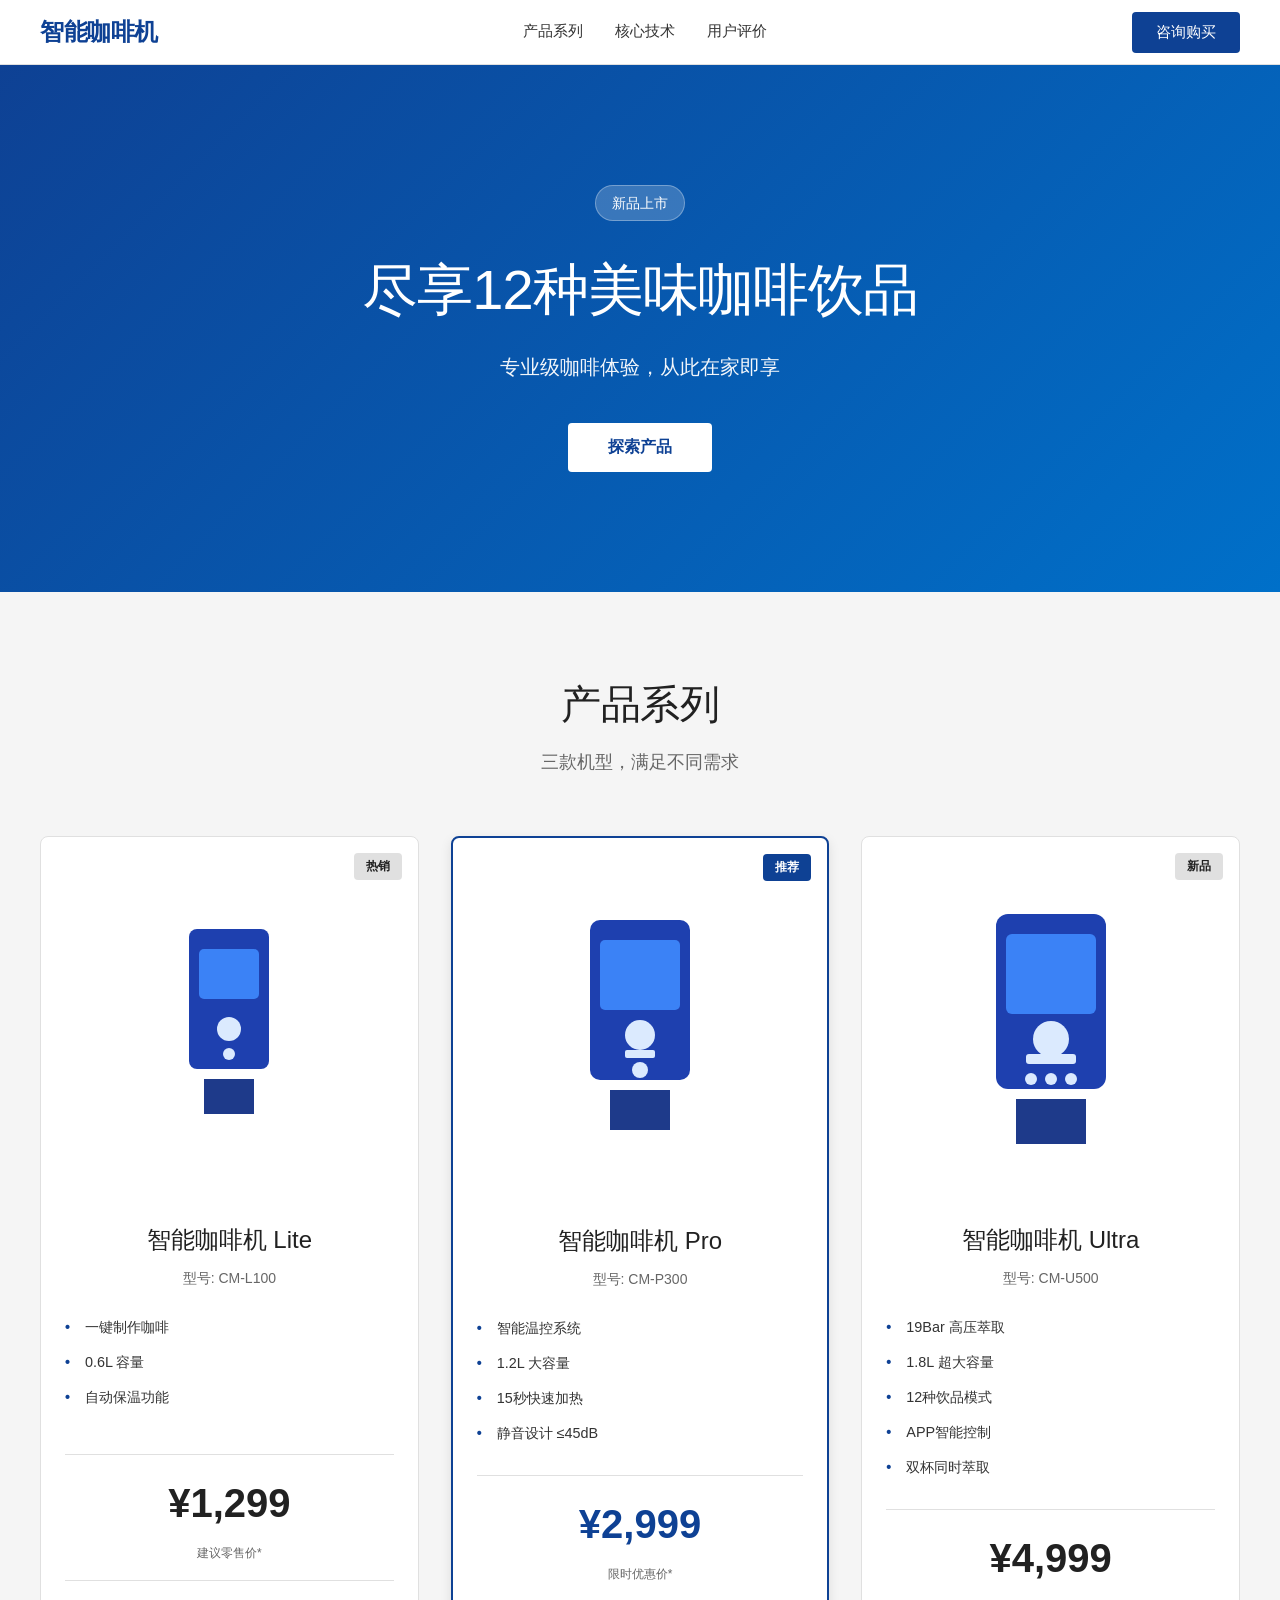
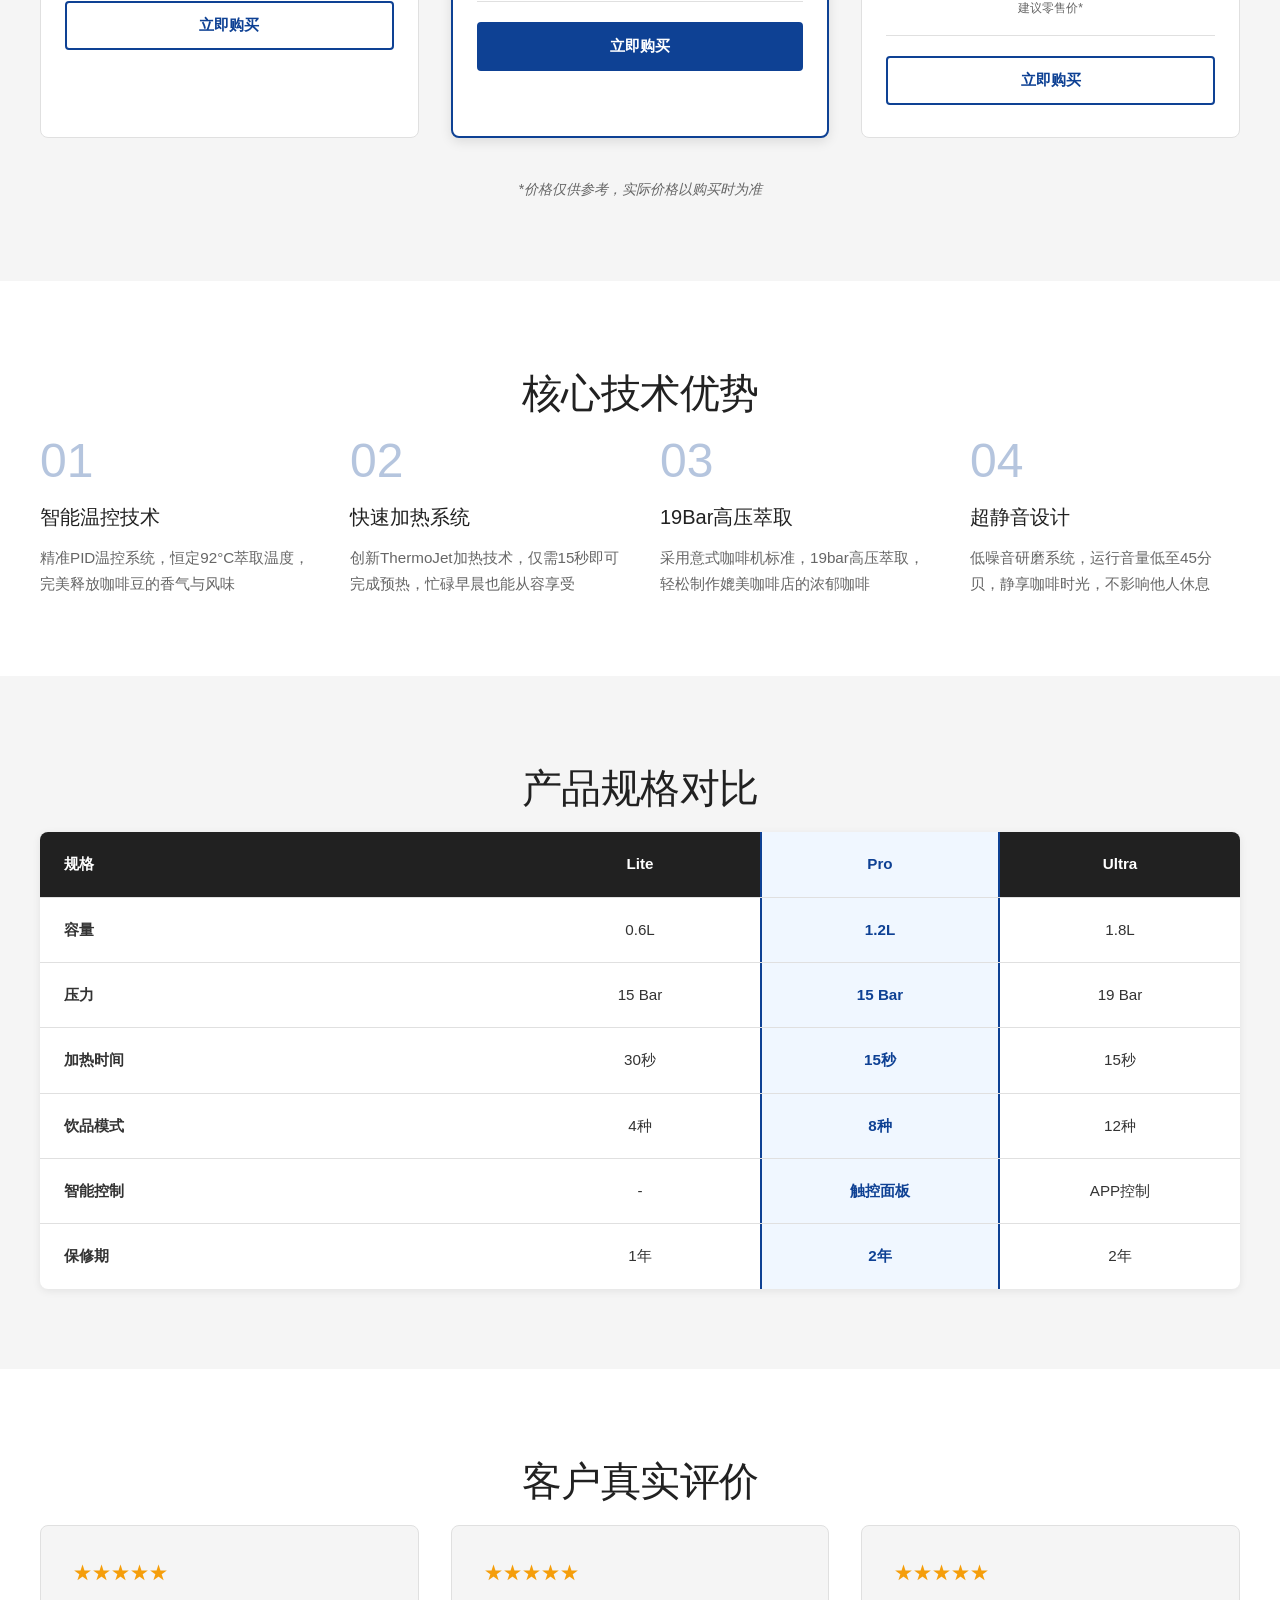
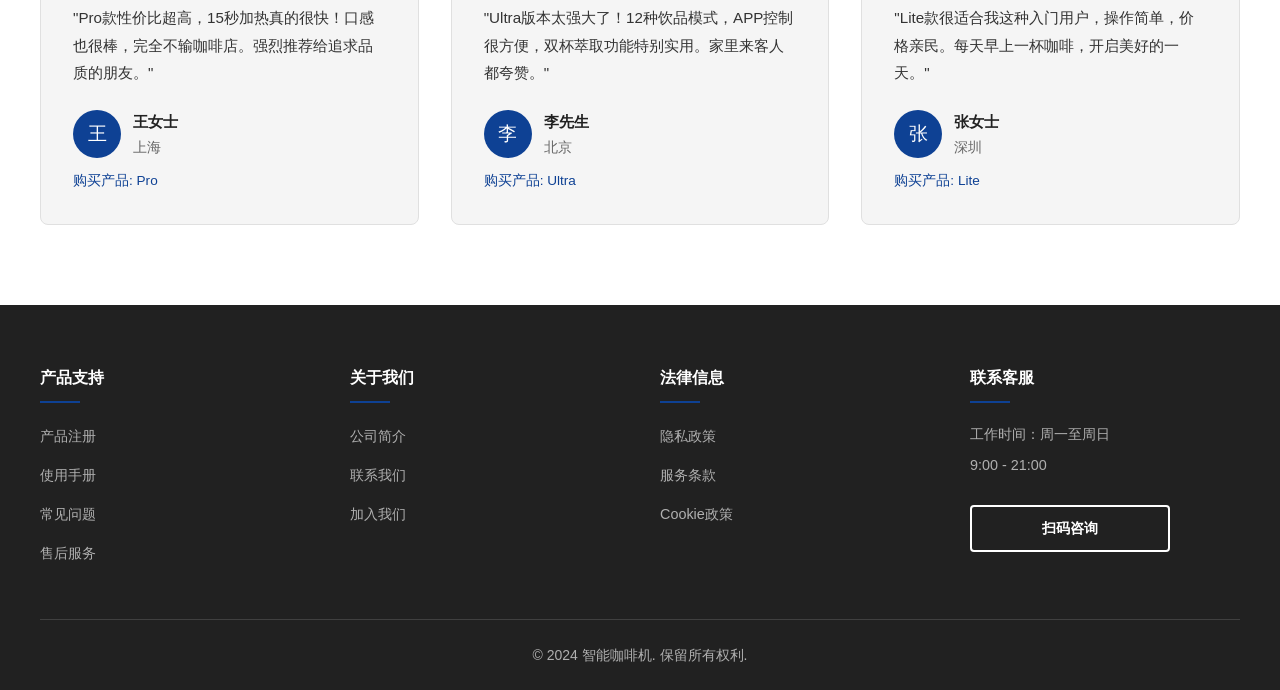
<file: index.html>
<!DOCTYPE html>
<html lang="zh-CN">
<head>
    <meta charset="UTF-8">
    <meta name="viewport" content="width=device-width, initial-scale=1.0">
    <title>智能咖啡机系列 - 专业咖啡，一键即享</title>
    <link rel="stylesheet" href="style.css">
</head>
<body>
    <!-- 导航栏 -->
    <nav class="navbar">
        <div class="container">
            <div class="logo">智能咖啡机</div>
            <div class="nav-menu">
                <a href="#products" class="nav-link">产品系列</a>
                <a href="#features" class="nav-link">核心技术</a>
                <a href="#reviews" class="nav-link">用户评价</a>
            </div>
            <button class="cta-button-nav">咨询购买</button>
        </div>
    </nav>

    <!-- 主横幅 -->
    <section class="hero-banner">
        <div class="banner-content">
            <span class="banner-badge">新品上市</span>
            <h1 class="banner-title">尽享12种美味咖啡饮品</h1>
            <p class="banner-subtitle">专业级咖啡体验，从此在家即享</p>
            <button class="banner-cta">探索产品</button>
        </div>
    </section>

    <!-- 产品系列 -->
    <section class="products" id="products">
        <div class="container">
            <h2 class="section-title">产品系列</h2>
            <p class="section-subtitle">三款机型，满足不同需求</p>

            <div class="products-grid">
                <!-- 产品1: 入门款 -->
                <div class="product-card">
                    <div class="product-badge">热销</div>
                    <div class="product-image">
                        <svg viewBox="0 0 200 280" xmlns="http://www.w3.org/2000/svg">
                            <rect x="60" y="40" width="80" height="140" rx="8" fill="#1e40af"/>
                            <rect x="70" y="60" width="60" height="50" rx="5" fill="#3b82f6"/>
                            <circle cx="100" cy="140" r="12" fill="#dbeafe"/>
                            <circle cx="100" cy="165" r="6" fill="#dbeafe"/>
                            <rect x="75" y="190" width="50" height="35" fill="#1e3a8a"/>
                        </svg>
                    </div>
                    <h3 class="product-name">智能咖啡机 Lite</h3>
                    <p class="product-model">型号: CM-L100</p>
                    <ul class="product-features">
                        <li>一键制作咖啡</li>
                        <li>0.6L 容量</li>
                        <li>自动保温功能</li>
                    </ul>
                    <div class="product-price-area">
                        <span class="product-price">¥1,299</span>
                        <span class="price-note">建议零售价*</span>
                    </div>
                    <button class="product-cta">立即购买</button>
                </div>

                <!-- 产品2: 专业款 -->
                <div class="product-card featured">
                    <div class="product-badge recommended">推荐</div>
                    <div class="product-image">
                        <svg viewBox="0 0 200 280" xmlns="http://www.w3.org/2000/svg">
                            <rect x="50" y="30" width="100" height="160" rx="10" fill="#1e40af"/>
                            <rect x="60" y="50" width="80" height="70" rx="5" fill="#3b82f6"/>
                            <circle cx="100" cy="145" r="15" fill="#dbeafe"/>
                            <rect x="85" y="160" width="30" height="8" fill="#dbeafe" rx="2"/>
                            <circle cx="100" cy="180" r="8" fill="#dbeafe"/>
                            <rect x="70" y="200" width="60" height="40" fill="#1e3a8a"/>
                        </svg>
                    </div>
                    <h3 class="product-name">智能咖啡机 Pro</h3>
                    <p class="product-model">型号: CM-P300</p>
                    <ul class="product-features">
                        <li>智能温控系统</li>
                        <li>1.2L 大容量</li>
                        <li>15秒快速加热</li>
                        <li>静音设计 ≤45dB</li>
                    </ul>
                    <div class="product-price-area">
                        <span class="product-price highlight">¥2,999</span>
                        <span class="price-note">限时优惠价*</span>
                    </div>
                    <button class="product-cta primary">立即购买</button>
                </div>

                <!-- 产品3: 旗舰款 -->
                <div class="product-card">
                    <div class="product-badge">新品</div>
                    <div class="product-image">
                        <svg viewBox="0 0 200 280" xmlns="http://www.w3.org/2000/svg">
                            <rect x="45" y="25" width="110" height="175" rx="12" fill="#1e40af"/>
                            <rect x="55" y="45" width="90" height="80" rx="6" fill="#3b82f6"/>
                            <circle cx="100" cy="150" r="18" fill="#dbeafe"/>
                            <rect x="75" y="165" width="50" height="10" fill="#dbeafe" rx="3"/>
                            <circle cx="80" cy="190" r="6" fill="#dbeafe"/>
                            <circle cx="100" cy="190" r="6" fill="#dbeafe"/>
                            <circle cx="120" cy="190" r="6" fill="#dbeafe"/>
                            <rect x="65" y="210" width="70" height="45" fill="#1e3a8a"/>
                        </svg>
                    </div>
                    <h3 class="product-name">智能咖啡机 Ultra</h3>
                    <p class="product-model">型号: CM-U500</p>
                    <ul class="product-features">
                        <li>19Bar 高压萃取</li>
                        <li>1.8L 超大容量</li>
                        <li>12种饮品模式</li>
                        <li>APP智能控制</li>
                        <li>双杯同时萃取</li>
                    </ul>
                    <div class="product-price-area">
                        <span class="product-price">¥4,999</span>
                        <span class="price-note">建议零售价*</span>
                    </div>
                    <button class="product-cta">立即购买</button>
                </div>
            </div>

            <p class="price-disclaimer">*价格仅供参考，实际价格以购买时为准</p>
        </div>
    </section>

    <!-- 核心技术 -->
    <section class="features" id="features">
        <div class="container">
            <h2 class="section-title">核心技术优势</h2>
            <div class="features-grid">
                <div class="feature-card">
                    <div class="feature-number">01</div>
                    <h3 class="feature-title">智能温控技术</h3>
                    <p class="feature-desc">精准PID温控系统，恒定92°C萃取温度，完美释放咖啡豆的香气与风味</p>
                </div>
                <div class="feature-card">
                    <div class="feature-number">02</div>
                    <h3 class="feature-title">快速加热系统</h3>
                    <p class="feature-desc">创新ThermoJet加热技术，仅需15秒即可完成预热，忙碌早晨也能从容享受</p>
                </div>
                <div class="feature-card">
                    <div class="feature-number">03</div>
                    <h3 class="feature-title">19Bar高压萃取</h3>
                    <p class="feature-desc">采用意式咖啡机标准，19bar高压萃取，轻松制作媲美咖啡店的浓郁咖啡</p>
                </div>
                <div class="feature-card">
                    <div class="feature-number">04</div>
                    <h3 class="feature-title">超静音设计</h3>
                    <p class="feature-desc">低噪音研磨系统，运行音量低至45分贝，静享咖啡时光，不影响他人休息</p>
                </div>
            </div>
        </div>
    </section>

    <!-- 产品对比 -->
    <section class="comparison">
        <div class="container">
            <h2 class="section-title">产品规格对比</h2>
            <div class="comparison-table">
                <div class="comparison-row header">
                    <div class="comparison-cell">规格</div>
                    <div class="comparison-cell">Lite</div>
                    <div class="comparison-cell highlight-col">Pro</div>
                    <div class="comparison-cell">Ultra</div>
                </div>
                <div class="comparison-row">
                    <div class="comparison-cell">容量</div>
                    <div class="comparison-cell">0.6L</div>
                    <div class="comparison-cell highlight-col">1.2L</div>
                    <div class="comparison-cell">1.8L</div>
                </div>
                <div class="comparison-row">
                    <div class="comparison-cell">压力</div>
                    <div class="comparison-cell">15 Bar</div>
                    <div class="comparison-cell highlight-col">15 Bar</div>
                    <div class="comparison-cell">19 Bar</div>
                </div>
                <div class="comparison-row">
                    <div class="comparison-cell">加热时间</div>
                    <div class="comparison-cell">30秒</div>
                    <div class="comparison-cell highlight-col">15秒</div>
                    <div class="comparison-cell">15秒</div>
                </div>
                <div class="comparison-row">
                    <div class="comparison-cell">饮品模式</div>
                    <div class="comparison-cell">4种</div>
                    <div class="comparison-cell highlight-col">8种</div>
                    <div class="comparison-cell">12种</div>
                </div>
                <div class="comparison-row">
                    <div class="comparison-cell">智能控制</div>
                    <div class="comparison-cell">-</div>
                    <div class="comparison-cell highlight-col">触控面板</div>
                    <div class="comparison-cell">APP控制</div>
                </div>
                <div class="comparison-row">
                    <div class="comparison-cell">保修期</div>
                    <div class="comparison-cell">1年</div>
                    <div class="comparison-cell highlight-col">2年</div>
                    <div class="comparison-cell">2年</div>
                </div>
            </div>
        </div>
    </section>

    <!-- 客户评价 -->
    <section class="reviews" id="reviews">
        <div class="container">
            <h2 class="section-title">客户真实评价</h2>
            <div class="reviews-grid">
                <div class="review-card">
                    <div class="review-rating">★★★★★</div>
                    <p class="review-text">"Pro款性价比超高，15秒加热真的很快！口感也很棒，完全不输咖啡店。强烈推荐给追求品质的朋友。"</p>
                    <div class="review-author">
                        <div class="author-avatar">王</div>
                        <div class="author-info">
                            <div class="author-name">王女士</div>
                            <div class="author-location">上海</div>
                        </div>
                    </div>
                    <div class="review-product">购买产品: Pro</div>
                </div>
                <div class="review-card">
                    <div class="review-rating">★★★★★</div>
                    <p class="review-text">"Ultra版本太强大了！12种饮品模式，APP控制很方便，双杯萃取功能特别实用。家里来客人都夸赞。"</p>
                    <div class="review-author">
                        <div class="author-avatar">李</div>
                        <div class="author-info">
                            <div class="author-name">李先生</div>
                            <div class="author-location">北京</div>
                        </div>
                    </div>
                    <div class="review-product">购买产品: Ultra</div>
                </div>
                <div class="review-card">
                    <div class="review-rating">★★★★★</div>
                    <p class="review-text">"Lite款很适合我这种入门用户，操作简单，价格亲民。每天早上一杯咖啡，开启美好的一天。"</p>
                    <div class="review-author">
                        <div class="author-avatar">张</div>
                        <div class="author-info">
                            <div class="author-name">张女士</div>
                            <div class="author-location">深圳</div>
                        </div>
                    </div>
                    <div class="review-product">购买产品: Lite</div>
                </div>
            </div>
        </div>
    </section>

    <!-- 页脚 -->
    <footer class="footer">
        <div class="container">
            <div class="footer-content">
                <div class="footer-section">
                    <h4 class="footer-title">产品支持</h4>
                    <ul class="footer-links">
                        <li><a href="register.html" target="_blank">产品注册</a></li>
                        <li><a href="manual.html" target="_blank">使用手册</a></li>
                        <li><a href="faq.html" target="_blank">常见问题</a></li>
                        <li><a href="service.html" target="_blank">售后服务</a></li>
                    </ul>
                </div>
                <div class="footer-section">
                    <h4 class="footer-title">关于我们</h4>
                    <ul class="footer-links">
                        <li><a href="about.html" target="_blank">公司简介</a></li>
                        <li><a href="contact.html" target="_blank">联系我们</a></li>
                        <li><a href="careers.html" target="_blank">加入我们</a></li>
                    </ul>
                </div>
                <div class="footer-section">
                    <h4 class="footer-title">法律信息</h4>
                    <ul class="footer-links">
                        <li><a href="privacy.html" target="_blank">隐私政策</a></li>
                        <li><a href="terms.html" target="_blank">服务条款</a></li>
                        <li><a href="cookie.html" target="_blank">Cookie政策</a></li>
                    </ul>
                </div>
                <div class="footer-section">
                    <h4 class="footer-title">联系客服</h4>
                    <p class="footer-text">工作时间：周一至周日</p>
                    <p class="footer-text">9:00 - 21:00</p>
                    <button class="footer-cta">扫码咨询</button>
                </div>
            </div>
            <div class="footer-bottom">
                <p>&copy; 2024 智能咖啡机. 保留所有权利.</p>
            </div>
        </div>
    </footer>

    <!-- 微信二维码弹窗 -->
    <div id="qrModal" class="modal">
        <div class="modal-content">
            <span class="modal-close">&times;</span>
            <h3 class="modal-title">扫码添加微信咨询购买</h3>
            <div class="qr-container">
                <img src="b8c80bcefdfac95a295f4c24af94707.png" alt="微信二维码" class="qr-image">
            </div>
            <p class="modal-subtitle">扫描上方二维码，添加客服微信</p>
            <p class="modal-note">工作时间：周一至周日 9:00-21:00</p>
        </div>
    </div>

    <script src="script.js"></script>
</body>
</html>
</file>
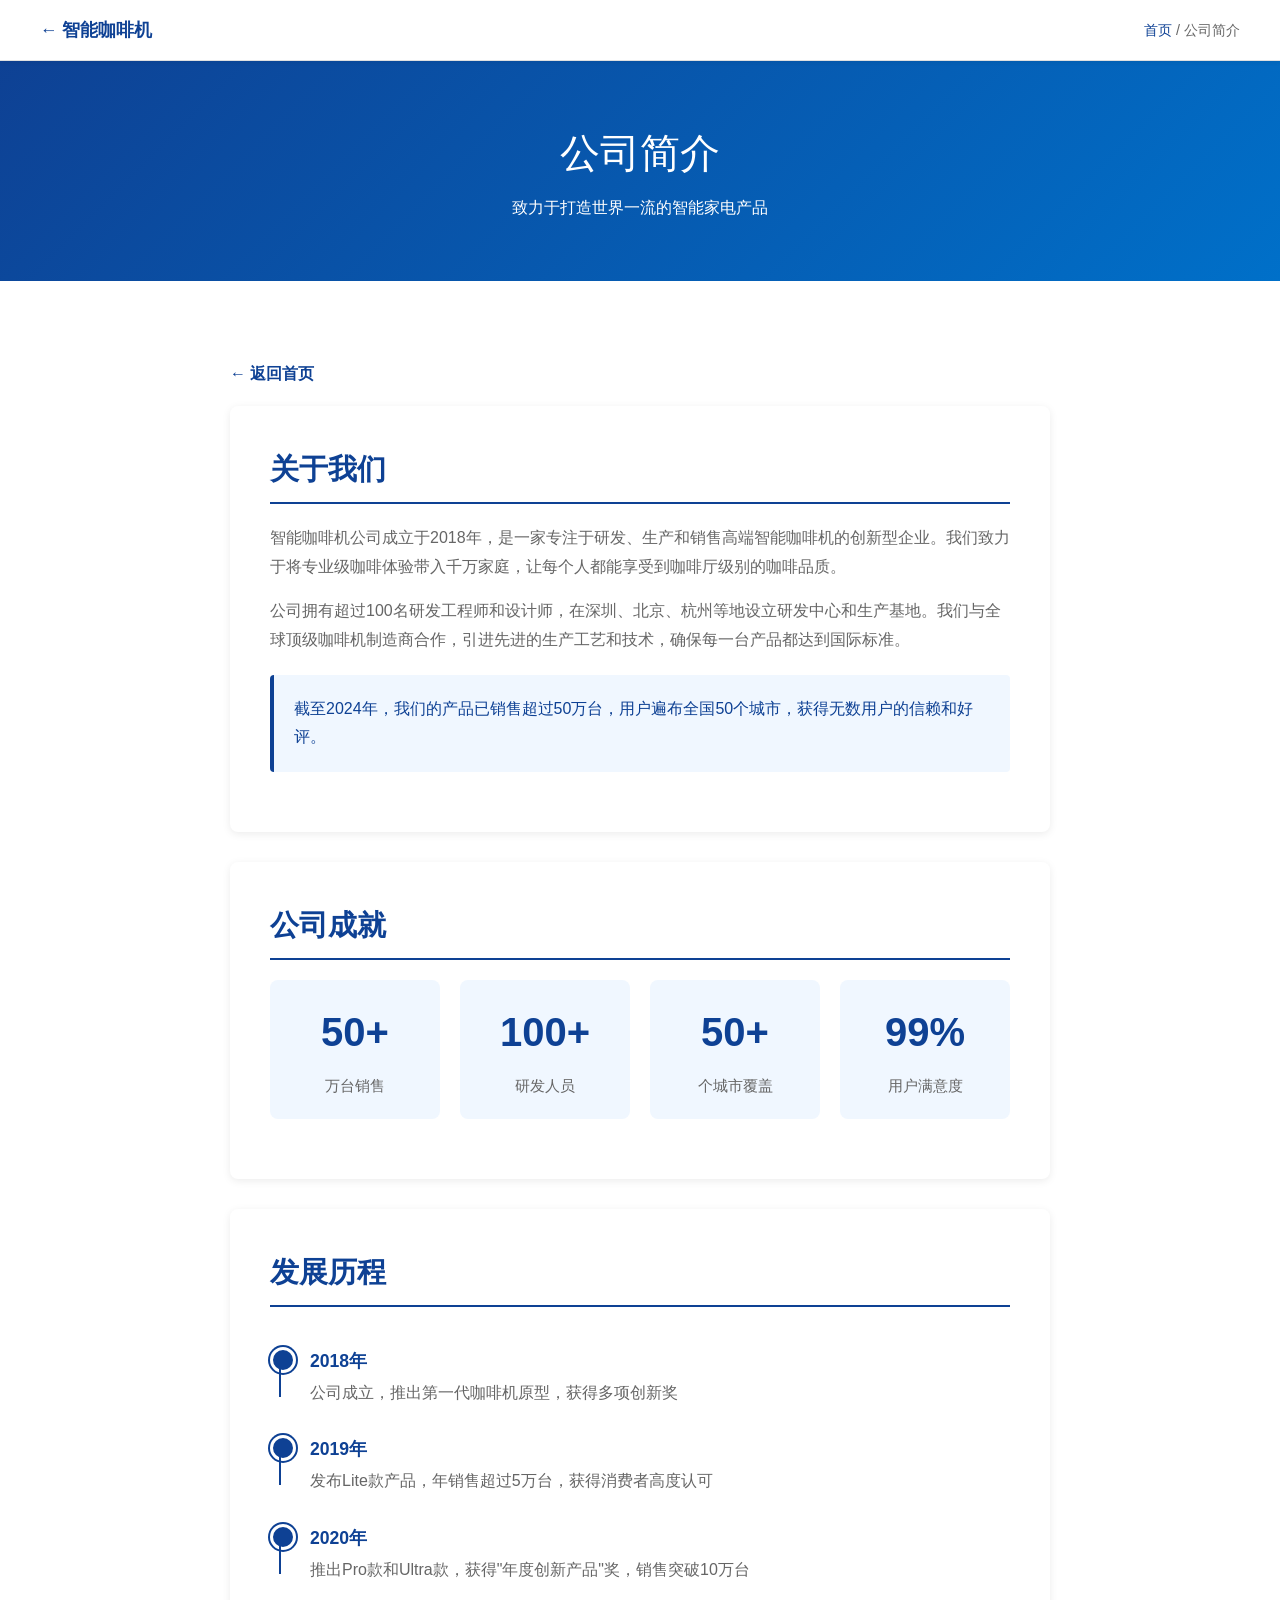
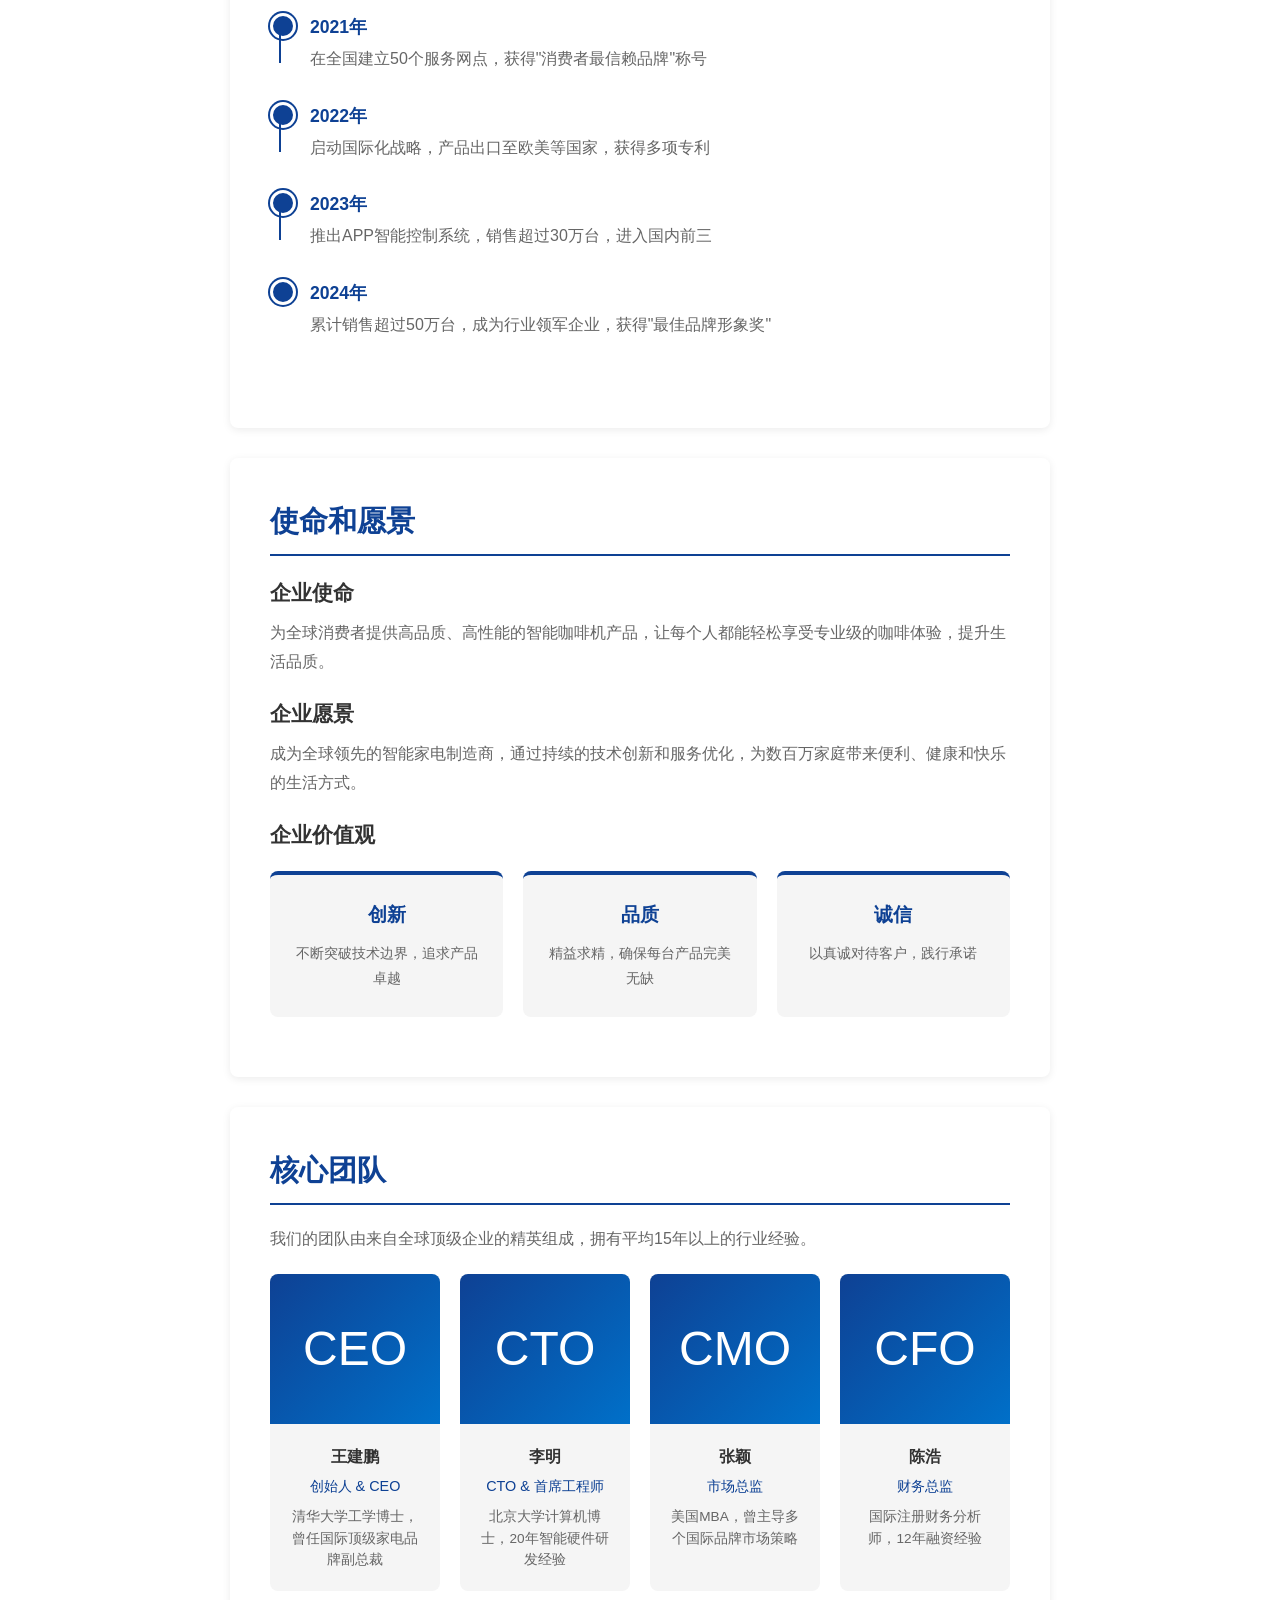
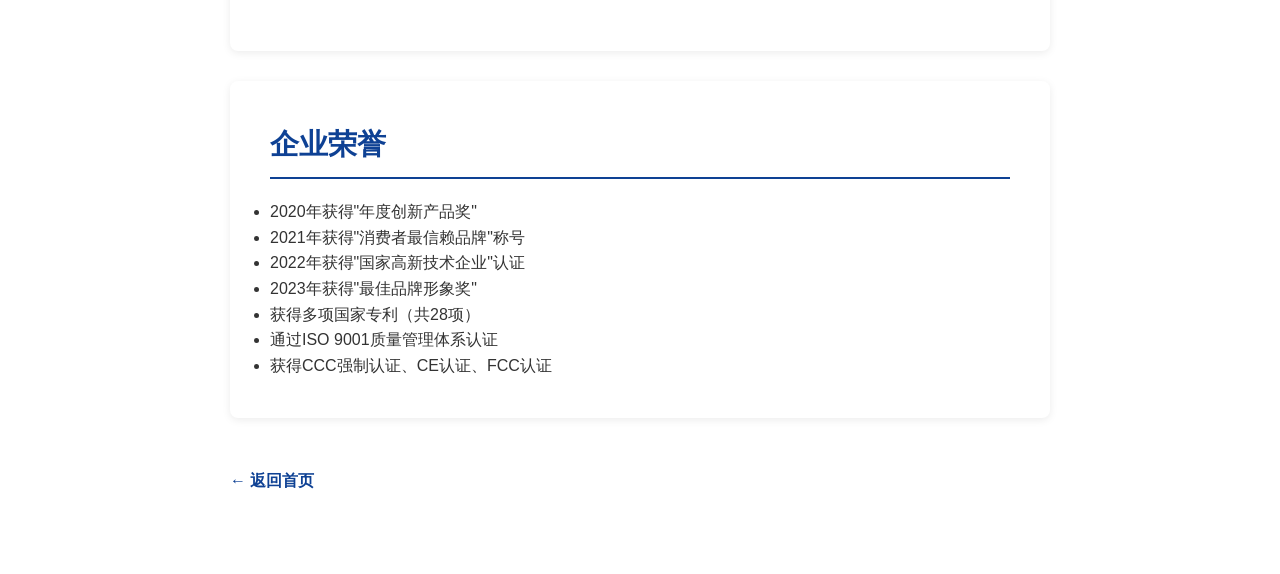
<file: about.html>
<!DOCTYPE html>
<html lang="zh-CN">
<head>
    <meta charset="UTF-8">
    <meta name="viewport" content="width=device-width, initial-scale=1.0">
    <title>公司简介 - 智能咖啡机</title>
    <link rel="stylesheet" href="style.css">
    <style>
        .sub-navbar {
            background-color: #fff;
            border-bottom: 1px solid #e0e0e0;
            padding: 16px 0;
            position: sticky;
            top: 0;
            z-index: 100;
            box-shadow: 0 2px 4px rgba(0,0,0,0.05);
        }
        .sub-navbar .container {
            display: flex;
            justify-content: space-between;
            align-items: center;
        }
        .home-link {
            color: #0e4194;
            text-decoration: none;
            font-weight: 600;
            font-size: 1.1rem;
            transition: color 0.2s ease;
        }
        .home-link:hover {
            color: #0070c9;
        }
        .breadcrumb {
            color: #666;
            font-size: 0.9rem;
        }
        .breadcrumb a {
            color: #0e4194;
            text-decoration: none;
        }
        .breadcrumb a:hover {
            text-decoration: underline;
        }
        .page-header {
            background: linear-gradient(135deg, #0e4194 0%, #0070c9 100%);
            padding: 60px 0;
            text-align: center;
            color: white;
        }
        .page-title {
            font-size: 2.5rem;
            font-weight: 300;
            margin-bottom: 10px;
        }
        .page-content {
            padding: 60px 0;
            max-width: 900px;
            margin: 0 auto;
        }
        .section-block {
            background: white;
            padding: 40px;
            margin-bottom: 30px;
            border-radius: 8px;
            box-shadow: 0 2px 8px rgba(0, 0, 0, 0.08);
        }
        .section-block h2 {
            color: #0e4194;
            font-size: 1.8rem;
            margin-bottom: 20px;
            border-bottom: 2px solid #0e4194;
            padding-bottom: 10px;
        }
        .section-block h3 {
            color: #333;
            font-size: 1.3rem;
            margin: 20px 0 10px;
        }
        .section-block p {
            line-height: 1.8;
            color: #666;
            margin-bottom: 15px;
        }
        .highlight-box {
            background: #f0f7ff;
            border-left: 4px solid #0e4194;
            padding: 20px;
            border-radius: 4px;
            margin: 20px 0;
        }
        .highlight-box p {
            margin: 0;
            color: #0e4194;
            font-weight: 500;
        }
        .timeline {
            position: relative;
            padding: 20px 0;
        }
        .timeline-item {
            padding-left: 40px;
            margin-bottom: 30px;
            position: relative;
        }
        .timeline-item::before {
            content: '';
            position: absolute;
            left: 0;
            top: 0;
            width: 20px;
            height: 20px;
            background: #0e4194;
            border-radius: 50%;
            border: 3px solid white;
            box-shadow: 0 0 0 2px #0e4194;
        }
        .timeline-item::after {
            content: '';
            position: absolute;
            left: 9px;
            top: 20px;
            width: 2px;
            height: 30px;
            background: #0e4194;
        }
        .timeline-item:last-child::after {
            display: none;
        }
        .timeline-year {
            font-weight: 600;
            color: #0e4194;
            font-size: 1.1rem;
            margin-bottom: 5px;
        }
        .timeline-content {
            color: #666;
        }
        .values-grid {
            display: grid;
            grid-template-columns: repeat(3, 1fr);
            gap: 20px;
            margin: 20px 0;
        }
        .value-card {
            background: #f5f5f5;
            padding: 25px;
            border-radius: 8px;
            text-align: center;
            border-top: 4px solid #0e4194;
        }
        .value-card h4 {
            color: #0e4194;
            font-size: 1.2rem;
            margin-bottom: 10px;
        }
        .value-card p {
            font-size: 0.9rem;
            margin: 0;
            color: #666;
        }
        .team-grid {
            display: grid;
            grid-template-columns: repeat(4, 1fr);
            gap: 20px;
            margin: 20px 0;
        }
        .team-member {
            background: #f5f5f5;
            border-radius: 8px;
            overflow: hidden;
            text-align: center;
            transition: box-shadow 0.3s ease;
        }
        .team-member:hover {
            box-shadow: 0 4px 12px rgba(0, 0, 0, 0.1);
        }
        .member-avatar {
            background: linear-gradient(135deg, #0e4194 0%, #0070c9 100%);
            height: 150px;
            display: flex;
            align-items: center;
            justify-content: center;
            color: white;
            font-size: 3rem;
            font-weight: 300;
        }
        .member-info {
            padding: 20px;
        }
        .member-name {
            font-weight: 600;
            color: #333;
            margin-bottom: 5px;
        }
        .member-position {
            font-size: 0.9rem;
            color: #0e4194;
            margin-bottom: 8px;
        }
        .member-desc {
            font-size: 0.85rem;
            color: #666;
        }
        .achievements {
            display: grid;
            grid-template-columns: repeat(4, 1fr);
            gap: 20px;
            margin: 20px 0;
        }
        .achievement-card {
            background: #f0f7ff;
            padding: 20px;
            border-radius: 8px;
            text-align: center;
        }
        .achievement-number {
            font-size: 2.5rem;
            color: #0e4194;
            font-weight: 600;
            margin-bottom: 10px;
        }
        .achievement-label {
            color: #666;
            font-size: 0.95rem;
        }
        .back-link {
            display: inline-block;
            margin: 20px 0;
            color: #0e4194;
            text-decoration: none;
            font-weight: 600;
        }
        .back-link:hover {
            text-decoration: underline;
        }
        @media (max-width: 768px) {
            .values-grid,
            .achievements {
                grid-template-columns: repeat(2, 1fr);
            }
            .team-grid {
                grid-template-columns: repeat(2, 1fr);
            }
        }
        @media (max-width: 480px) {
            .values-grid,
            .achievements,
            .team-grid {
                grid-template-columns: 1fr;
            }
            .page-title {
                font-size: 2rem;
            }
        }
    </style>
</head>
<body>
    <!-- 导航栏 -->
    <nav class="sub-navbar">
        <div class="container">
            <a href="index.html" class="home-link">← 智能咖啡机</a>
            <div class="breadcrumb">
                <a href="index.html">首页</a> / 公司简介
            </div>
        </div>
    </nav>

    <div class="page-header">
        <div class="container">
            <h1 class="page-title">公司简介</h1>
            <p>致力于打造世界一流的智能家电产品</p>
        </div>
    </div>

    <div class="page-content">
        <div class="container">
            <a href="index.html" class="back-link">← 返回首页</a>

            <div class="section-block">
                <h2>关于我们</h2>
                <p>智能咖啡机公司成立于2018年，是一家专注于研发、生产和销售高端智能咖啡机的创新型企业。我们致力于将专业级咖啡体验带入千万家庭，让每个人都能享受到咖啡厅级别的咖啡品质。</p>
                <p>公司拥有超过100名研发工程师和设计师，在深圳、北京、杭州等地设立研发中心和生产基地。我们与全球顶级咖啡机制造商合作，引进先进的生产工艺和技术，确保每一台产品都达到国际标准。</p>

                <div class="highlight-box">
                    <p>截至2024年，我们的产品已销售超过50万台，用户遍布全国50个城市，获得无数用户的信赖和好评。</p>
                </div>
            </div>

            <div class="section-block">
                <h2>公司成就</h2>
                <div class="achievements">
                    <div class="achievement-card">
                        <div class="achievement-number">50+</div>
                        <div class="achievement-label">万台销售</div>
                    </div>
                    <div class="achievement-card">
                        <div class="achievement-number">100+</div>
                        <div class="achievement-label">研发人员</div>
                    </div>
                    <div class="achievement-card">
                        <div class="achievement-number">50+</div>
                        <div class="achievement-label">个城市覆盖</div>
                    </div>
                    <div class="achievement-card">
                        <div class="achievement-number">99%</div>
                        <div class="achievement-label">用户满意度</div>
                    </div>
                </div>
            </div>

            <div class="section-block">
                <h2>发展历程</h2>
                <div class="timeline">
                    <div class="timeline-item">
                        <div class="timeline-year">2018年</div>
                        <div class="timeline-content">公司成立，推出第一代咖啡机原型，获得多项创新奖</div>
                    </div>
                    <div class="timeline-item">
                        <div class="timeline-year">2019年</div>
                        <div class="timeline-content">发布Lite款产品，年销售超过5万台，获得消费者高度认可</div>
                    </div>
                    <div class="timeline-item">
                        <div class="timeline-year">2020年</div>
                        <div class="timeline-content">推出Pro款和Ultra款，获得"年度创新产品"奖，销售突破10万台</div>
                    </div>
                    <div class="timeline-item">
                        <div class="timeline-year">2021年</div>
                        <div class="timeline-content">在全国建立50个服务网点，获得"消费者最信赖品牌"称号</div>
                    </div>
                    <div class="timeline-item">
                        <div class="timeline-year">2022年</div>
                        <div class="timeline-content">启动国际化战略，产品出口至欧美等国家，获得多项专利</div>
                    </div>
                    <div class="timeline-item">
                        <div class="timeline-year">2023年</div>
                        <div class="timeline-content">推出APP智能控制系统，销售超过30万台，进入国内前三</div>
                    </div>
                    <div class="timeline-item">
                        <div class="timeline-year">2024年</div>
                        <div class="timeline-content">累计销售超过50万台，成为行业领军企业，获得"最佳品牌形象奖"</div>
                    </div>
                </div>
            </div>

            <div class="section-block">
                <h2>使命和愿景</h2>
                <h3>企业使命</h3>
                <p>为全球消费者提供高品质、高性能的智能咖啡机产品，让每个人都能轻松享受专业级的咖啡体验，提升生活品质。</p>

                <h3>企业愿景</h3>
                <p>成为全球领先的智能家电制造商，通过持续的技术创新和服务优化，为数百万家庭带来便利、健康和快乐的生活方式。</p>

                <h3>企业价值观</h3>
                <div class="values-grid">
                    <div class="value-card">
                        <h4>创新</h4>
                        <p>不断突破技术边界，追求产品卓越</p>
                    </div>
                    <div class="value-card">
                        <h4>品质</h4>
                        <p>精益求精，确保每台产品完美无缺</p>
                    </div>
                    <div class="value-card">
                        <h4>诚信</h4>
                        <p>以真诚对待客户，践行承诺</p>
                    </div>
                </div>
            </div>

            <div class="section-block">
                <h2>核心团队</h2>
                <p>我们的团队由来自全球顶级企业的精英组成，拥有平均15年以上的行业经验。</p>

                <div class="team-grid">
                    <div class="team-member">
                        <div class="member-avatar">CEO</div>
                        <div class="member-info">
                            <div class="member-name">王建鹏</div>
                            <div class="member-position">创始人 & CEO</div>
                            <div class="member-desc">清华大学工学博士，曾任国际顶级家电品牌副总裁</div>
                        </div>
                    </div>
                    <div class="team-member">
                        <div class="member-avatar">CTO</div>
                        <div class="member-info">
                            <div class="member-name">李明</div>
                            <div class="member-position">CTO & 首席工程师</div>
                            <div class="member-desc">北京大学计算机博士，20年智能硬件研发经验</div>
                        </div>
                    </div>
                    <div class="team-member">
                        <div class="member-avatar">CMO</div>
                        <div class="member-info">
                            <div class="member-name">张颖</div>
                            <div class="member-position">市场总监</div>
                            <div class="member-desc">美国MBA，曾主导多个国际品牌市场策略</div>
                        </div>
                    </div>
                    <div class="team-member">
                        <div class="member-avatar">CFO</div>
                        <div class="member-info">
                            <div class="member-name">陈浩</div>
                            <div class="member-position">财务总监</div>
                            <div class="member-desc">国际注册财务分析师，12年融资经验</div>
                        </div>
                    </div>
                </div>
            </div>

            <div class="section-block">
                <h2>企业荣誉</h2>
                <ul>
                    <li>2020年获得"年度创新产品奖"</li>
                    <li>2021年获得"消费者最信赖品牌"称号</li>
                    <li>2022年获得"国家高新技术企业"认证</li>
                    <li>2023年获得"最佳品牌形象奖"</li>
                    <li>获得多项国家专利（共28项）</li>
                    <li>通过ISO 9001质量管理体系认证</li>
                    <li>获得CCC强制认证、CE认证、FCC认证</li>
                </ul>
            </div>

            <a href="index.html" class="back-link">← 返回首页</a>
        </div>
    </div>
</body>
</html>
</file>
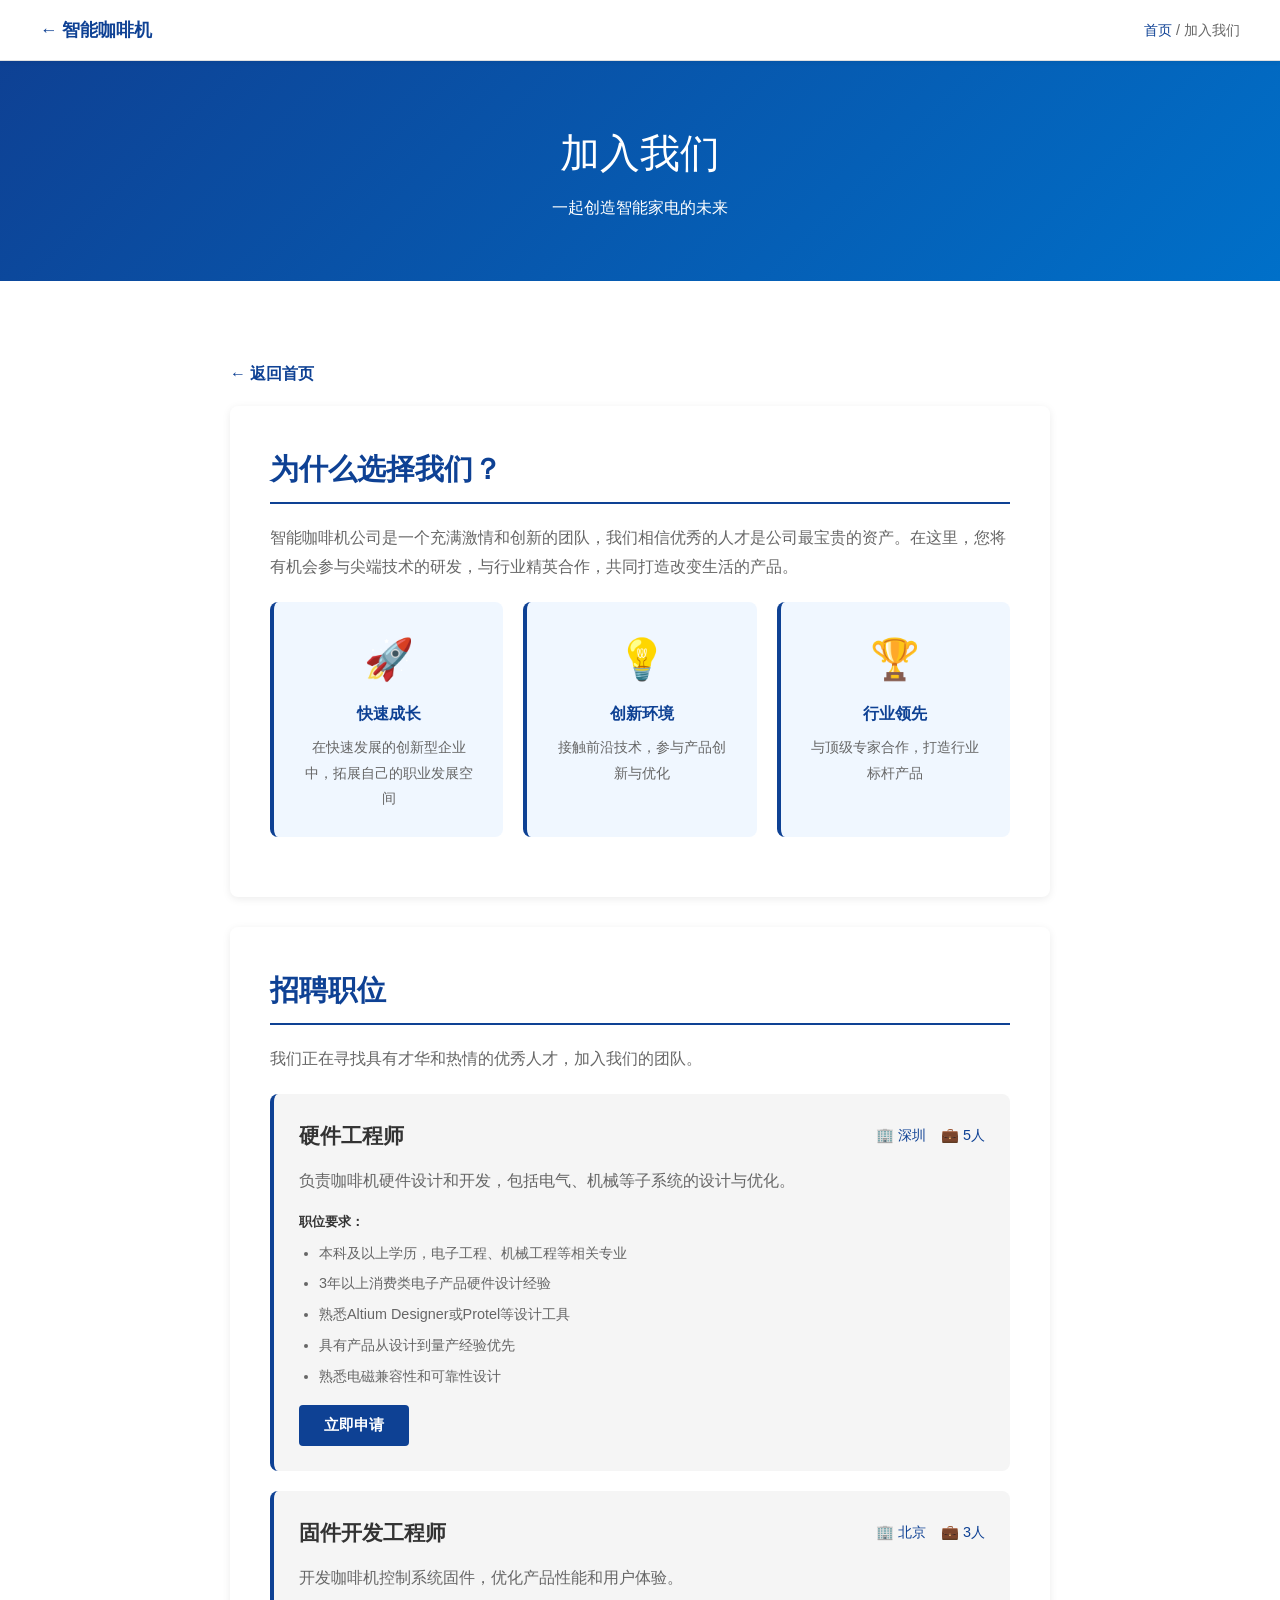
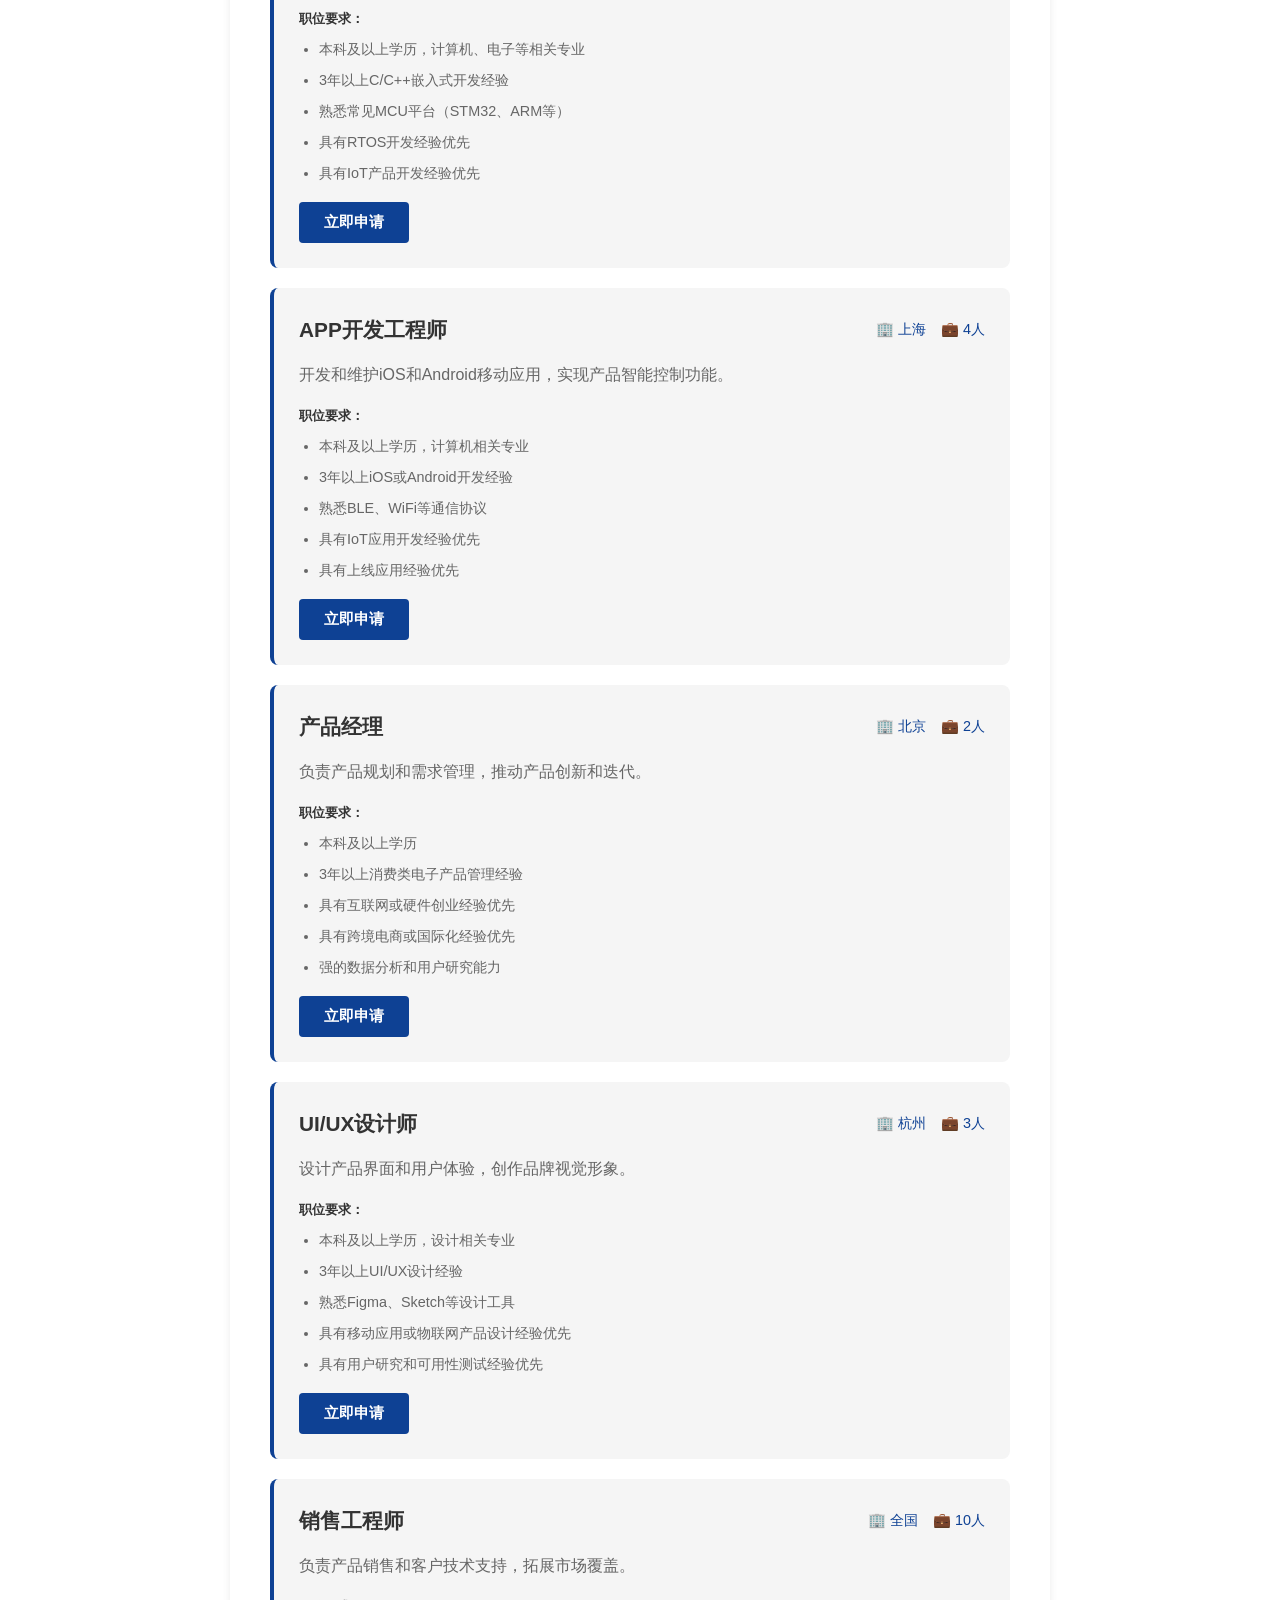
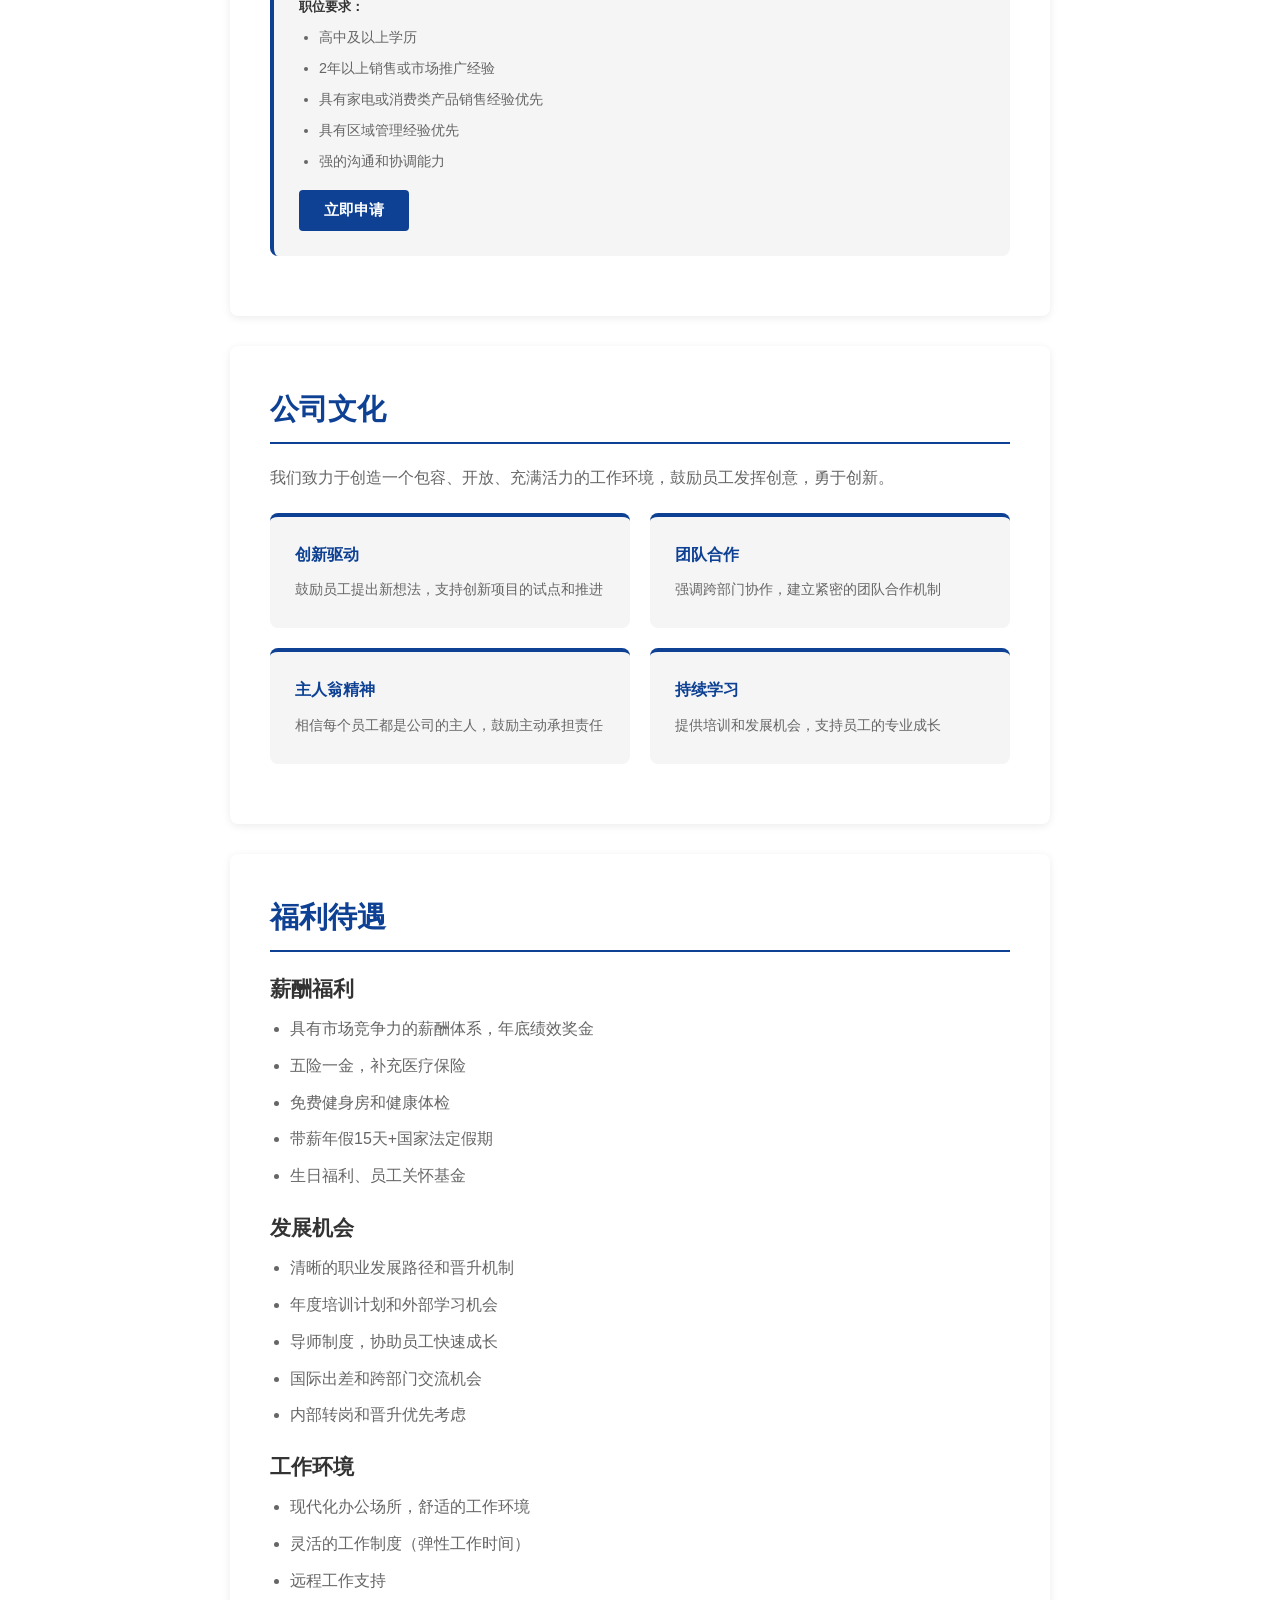
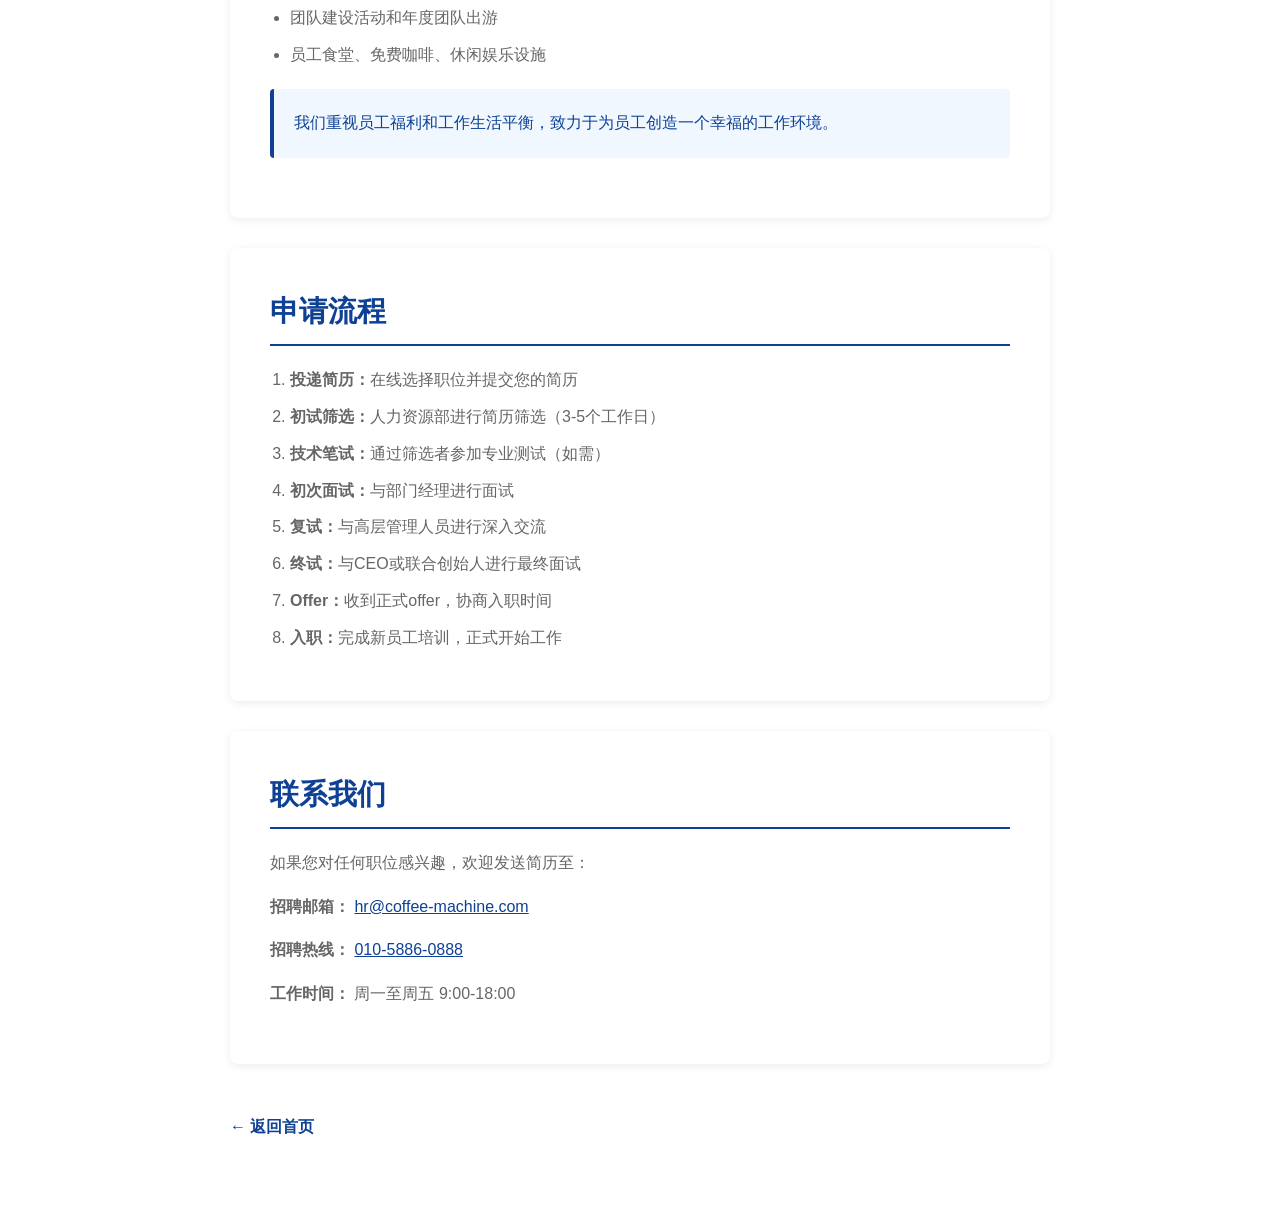
<file: careers.html>
<!DOCTYPE html>
<html lang="zh-CN">
<head>
    <meta charset="UTF-8">
    <meta name="viewport" content="width=device-width, initial-scale=1.0">
    <title>加入我们 - 智能咖啡机</title>
    <link rel="stylesheet" href="style.css">
    <style>
        .sub-navbar {
            background-color: #fff;
            border-bottom: 1px solid #e0e0e0;
            padding: 16px 0;
            position: sticky;
            top: 0;
            z-index: 100;
            box-shadow: 0 2px 4px rgba(0,0,0,0.05);
        }
        .sub-navbar .container {
            display: flex;
            justify-content: space-between;
            align-items: center;
        }
        .home-link {
            color: #0e4194;
            text-decoration: none;
            font-weight: 600;
            font-size: 1.1rem;
            transition: color 0.2s ease;
        }
        .home-link:hover {
            color: #0070c9;
        }
        .breadcrumb {
            color: #666;
            font-size: 0.9rem;
        }
        .breadcrumb a {
            color: #0e4194;
            text-decoration: none;
        }
        .breadcrumb a:hover {
            text-decoration: underline;
        }
        .page-header {
            background: linear-gradient(135deg, #0e4194 0%, #0070c9 100%);
            padding: 60px 0;
            text-align: center;
            color: white;
        }
        .page-title {
            font-size: 2.5rem;
            font-weight: 300;
            margin-bottom: 10px;
        }
        .page-content {
            padding: 60px 0;
            max-width: 900px;
            margin: 0 auto;
        }
        .section-block {
            background: white;
            padding: 40px;
            margin-bottom: 30px;
            border-radius: 8px;
            box-shadow: 0 2px 8px rgba(0, 0, 0, 0.08);
        }
        .section-block h2 {
            color: #0e4194;
            font-size: 1.8rem;
            margin-bottom: 20px;
            border-bottom: 2px solid #0e4194;
            padding-bottom: 10px;
        }
        .section-block h3 {
            color: #333;
            font-size: 1.3rem;
            margin: 20px 0 10px;
        }
        .section-block p {
            line-height: 1.8;
            color: #666;
            margin-bottom: 15px;
        }
        .section-block ul, .section-block ol {
            margin-left: 20px;
            line-height: 1.8;
            color: #666;
        }
        .section-block li {
            margin-bottom: 8px;
        }
        .benefits-grid {
            display: grid;
            grid-template-columns: repeat(3, 1fr);
            gap: 20px;
            margin: 20px 0;
        }
        .benefit-card {
            background: #f0f7ff;
            padding: 25px;
            border-radius: 8px;
            border-left: 4px solid #0e4194;
            text-align: center;
        }
        .benefit-icon {
            font-size: 2.5rem;
            margin-bottom: 10px;
        }
        .benefit-card h4 {
            color: #0e4194;
            margin-bottom: 8px;
            font-weight: 600;
        }
        .benefit-card p {
            font-size: 0.9rem;
            margin: 0;
            color: #666;
        }
        .job-cards {
            display: grid;
            gap: 20px;
            margin: 20px 0;
        }
        .job-card {
            background: #f5f5f5;
            padding: 25px;
            border-radius: 8px;
            border-left: 4px solid #0e4194;
            transition: all 0.3s ease;
        }
        .job-card:hover {
            box-shadow: 0 4px 12px rgba(0, 0, 0, 0.1);
            transform: translateY(-2px);
        }
        .job-header {
            display: flex;
            justify-content: space-between;
            align-items: center;
            margin-bottom: 15px;
        }
        .job-title {
            font-size: 1.3rem;
            color: #333;
            font-weight: 600;
        }
        .job-meta {
            display: flex;
            gap: 15px;
            font-size: 0.9rem;
            color: #0e4194;
        }
        .job-meta span {
            display: flex;
            align-items: center;
        }
        .job-desc {
            color: #666;
            margin-bottom: 15px;
        }
        .job-requirements {
            margin-bottom: 15px;
        }
        .job-requirements h5 {
            color: #333;
            font-weight: 600;
            margin-bottom: 8px;
        }
        .job-requirements ul {
            margin-left: 20px;
            font-size: 0.9rem;
            color: #666;
        }
        .job-requirements li {
            margin-bottom: 5px;
        }
        .apply-btn {
            background-color: #0e4194;
            color: white;
            padding: 10px 25px;
            border: none;
            border-radius: 4px;
            font-size: 0.95rem;
            font-weight: 600;
            cursor: pointer;
            transition: background-color 0.3s ease;
        }
        .apply-btn:hover {
            background-color: #0a3470;
        }
        .culture-grid {
            display: grid;
            grid-template-columns: repeat(2, 1fr);
            gap: 20px;
            margin: 20px 0;
        }
        .culture-item {
            background: #f5f5f5;
            padding: 25px;
            border-radius: 8px;
            border-top: 4px solid #0e4194;
        }
        .culture-item h4 {
            color: #0e4194;
            margin-bottom: 10px;
            font-weight: 600;
        }
        .culture-item p {
            font-size: 0.9rem;
            color: #666;
            margin: 0;
        }
        .highlight-box {
            background: #f0f7ff;
            border-left: 4px solid #0e4194;
            padding: 20px;
            border-radius: 4px;
            margin: 20px 0;
        }
        .highlight-box p {
            margin: 0;
            color: #0e4194;
            font-weight: 500;
        }
        .back-link {
            display: inline-block;
            margin: 20px 0;
            color: #0e4194;
            text-decoration: none;
            font-weight: 600;
        }
        .back-link:hover {
            text-decoration: underline;
        }
        @media (max-width: 768px) {
            .benefits-grid,
            .culture-grid {
                grid-template-columns: 1fr;
            }
            .job-header {
                flex-direction: column;
                align-items: flex-start;
            }
        }
        @media (max-width: 480px) {
            .page-title {
                font-size: 2rem;
            }
            .benefits-grid,
            .culture-grid,
            .job-meta {
                flex-direction: column;
            }
        }
    </style>
</head>
<body>
    <!-- 导航栏 -->
    <nav class="sub-navbar">
        <div class="container">
            <a href="index.html" class="home-link">← 智能咖啡机</a>
            <div class="breadcrumb">
                <a href="index.html">首页</a> / 加入我们
            </div>
        </div>
    </nav>

    <div class="page-header">
        <div class="container">
            <h1 class="page-title">加入我们</h1>
            <p>一起创造智能家电的未来</p>
        </div>
    </div>

    <div class="page-content">
        <div class="container">
            <a href="index.html" class="back-link">← 返回首页</a>

            <div class="section-block">
                <h2>为什么选择我们？</h2>
                <p>智能咖啡机公司是一个充满激情和创新的团队，我们相信优秀的人才是公司最宝贵的资产。在这里，您将有机会参与尖端技术的研发，与行业精英合作，共同打造改变生活的产品。</p>

                <div class="benefits-grid">
                    <div class="benefit-card">
                        <div class="benefit-icon">🚀</div>
                        <h4>快速成长</h4>
                        <p>在快速发展的创新型企业中，拓展自己的职业发展空间</p>
                    </div>
                    <div class="benefit-card">
                        <div class="benefit-icon">💡</div>
                        <h4>创新环境</h4>
                        <p>接触前沿技术，参与产品创新与优化</p>
                    </div>
                    <div class="benefit-card">
                        <div class="benefit-icon">🏆</div>
                        <h4>行业领先</h4>
                        <p>与顶级专家合作，打造行业标杆产品</p>
                    </div>
                </div>
            </div>

            <div class="section-block">
                <h2>招聘职位</h2>
                <p>我们正在寻找具有才华和热情的优秀人才，加入我们的团队。</p>

                <div class="job-cards">
                    <div class="job-card">
                        <div class="job-header">
                            <div class="job-title">硬件工程师</div>
                            <div class="job-meta">
                                <span>🏢 深圳</span>
                                <span>💼 5人</span>
                            </div>
                        </div>
                        <p class="job-desc">负责咖啡机硬件设计和开发，包括电气、机械等子系统的设计与优化。</p>
                        <div class="job-requirements">
                            <h5>职位要求：</h5>
                            <ul>
                                <li>本科及以上学历，电子工程、机械工程等相关专业</li>
                                <li>3年以上消费类电子产品硬件设计经验</li>
                                <li>熟悉Altium Designer或Protel等设计工具</li>
                                <li>具有产品从设计到量产经验优先</li>
                                <li>熟悉电磁兼容性和可靠性设计</li>
                            </ul>
                        </div>
                        <button class="apply-btn">立即申请</button>
                    </div>

                    <div class="job-card">
                        <div class="job-header">
                            <div class="job-title">固件开发工程师</div>
                            <div class="job-meta">
                                <span>🏢 北京</span>
                                <span>💼 3人</span>
                            </div>
                        </div>
                        <p class="job-desc">开发咖啡机控制系统固件，优化产品性能和用户体验。</p>
                        <div class="job-requirements">
                            <h5>职位要求：</h5>
                            <ul>
                                <li>本科及以上学历，计算机、电子等相关专业</li>
                                <li>3年以上C/C++嵌入式开发经验</li>
                                <li>熟悉常见MCU平台（STM32、ARM等）</li>
                                <li>具有RTOS开发经验优先</li>
                                <li>具有IoT产品开发经验优先</li>
                            </ul>
                        </div>
                        <button class="apply-btn">立即申请</button>
                    </div>

                    <div class="job-card">
                        <div class="job-header">
                            <div class="job-title">APP开发工程师</div>
                            <div class="job-meta">
                                <span>🏢 上海</span>
                                <span>💼 4人</span>
                            </div>
                        </div>
                        <p class="job-desc">开发和维护iOS和Android移动应用，实现产品智能控制功能。</p>
                        <div class="job-requirements">
                            <h5>职位要求：</h5>
                            <ul>
                                <li>本科及以上学历，计算机相关专业</li>
                                <li>3年以上iOS或Android开发经验</li>
                                <li>熟悉BLE、WiFi等通信协议</li>
                                <li>具有IoT应用开发经验优先</li>
                                <li>具有上线应用经验优先</li>
                            </ul>
                        </div>
                        <button class="apply-btn">立即申请</button>
                    </div>

                    <div class="job-card">
                        <div class="job-header">
                            <div class="job-title">产品经理</div>
                            <div class="job-meta">
                                <span>🏢 北京</span>
                                <span>💼 2人</span>
                            </div>
                        </div>
                        <p class="job-desc">负责产品规划和需求管理，推动产品创新和迭代。</p>
                        <div class="job-requirements">
                            <h5>职位要求：</h5>
                            <ul>
                                <li>本科及以上学历</li>
                                <li>3年以上消费类电子产品管理经验</li>
                                <li>具有互联网或硬件创业经验优先</li>
                                <li>具有跨境电商或国际化经验优先</li>
                                <li>强的数据分析和用户研究能力</li>
                            </ul>
                        </div>
                        <button class="apply-btn">立即申请</button>
                    </div>

                    <div class="job-card">
                        <div class="job-header">
                            <div class="job-title">UI/UX设计师</div>
                            <div class="job-meta">
                                <span>🏢 杭州</span>
                                <span>💼 3人</span>
                            </div>
                        </div>
                        <p class="job-desc">设计产品界面和用户体验，创作品牌视觉形象。</p>
                        <div class="job-requirements">
                            <h5>职位要求：</h5>
                            <ul>
                                <li>本科及以上学历，设计相关专业</li>
                                <li>3年以上UI/UX设计经验</li>
                                <li>熟悉Figma、Sketch等设计工具</li>
                                <li>具有移动应用或物联网产品设计经验优先</li>
                                <li>具有用户研究和可用性测试经验优先</li>
                            </ul>
                        </div>
                        <button class="apply-btn">立即申请</button>
                    </div>

                    <div class="job-card">
                        <div class="job-header">
                            <div class="job-title">销售工程师</div>
                            <div class="job-meta">
                                <span>🏢 全国</span>
                                <span>💼 10人</span>
                            </div>
                        </div>
                        <p class="job-desc">负责产品销售和客户技术支持，拓展市场覆盖。</p>
                        <div class="job-requirements">
                            <h5>职位要求：</h5>
                            <ul>
                                <li>高中及以上学历</li>
                                <li>2年以上销售或市场推广经验</li>
                                <li>具有家电或消费类产品销售经验优先</li>
                                <li>具有区域管理经验优先</li>
                                <li>强的沟通和协调能力</li>
                            </ul>
                        </div>
                        <button class="apply-btn">立即申请</button>
                    </div>
                </div>
            </div>

            <div class="section-block">
                <h2>公司文化</h2>
                <p>我们致力于创造一个包容、开放、充满活力的工作环境，鼓励员工发挥创意，勇于创新。</p>

                <div class="culture-grid">
                    <div class="culture-item">
                        <h4>创新驱动</h4>
                        <p>鼓励员工提出新想法，支持创新项目的试点和推进</p>
                    </div>
                    <div class="culture-item">
                        <h4>团队合作</h4>
                        <p>强调跨部门协作，建立紧密的团队合作机制</p>
                    </div>
                    <div class="culture-item">
                        <h4>主人翁精神</h4>
                        <p>相信每个员工都是公司的主人，鼓励主动承担责任</p>
                    </div>
                    <div class="culture-item">
                        <h4>持续学习</h4>
                        <p>提供培训和发展机会，支持员工的专业成长</p>
                    </div>
                </div>
            </div>

            <div class="section-block">
                <h2>福利待遇</h2>
                <h3>薪酬福利</h3>
                <ul>
                    <li>具有市场竞争力的薪酬体系，年底绩效奖金</li>
                    <li>五险一金，补充医疗保险</li>
                    <li>免费健身房和健康体检</li>
                    <li>带薪年假15天+国家法定假期</li>
                    <li>生日福利、员工关怀基金</li>
                </ul>

                <h3>发展机会</h3>
                <ul>
                    <li>清晰的职业发展路径和晋升机制</li>
                    <li>年度培训计划和外部学习机会</li>
                    <li>导师制度，协助员工快速成长</li>
                    <li>国际出差和跨部门交流机会</li>
                    <li>内部转岗和晋升优先考虑</li>
                </ul>

                <h3>工作环境</h3>
                <ul>
                    <li>现代化办公场所，舒适的工作环境</li>
                    <li>灵活的工作制度（弹性工作时间）</li>
                    <li>远程工作支持</li>
                    <li>团队建设活动和年度团队出游</li>
                    <li>员工食堂、免费咖啡、休闲娱乐设施</li>
                </ul>

                <div class="highlight-box">
                    <p>我们重视员工福利和工作生活平衡，致力于为员工创造一个幸福的工作环境。</p>
                </div>
            </div>

            <div class="section-block">
                <h2>申请流程</h2>
                <ol>
                    <li><strong>投递简历：</strong>在线选择职位并提交您的简历</li>
                    <li><strong>初试筛选：</strong>人力资源部进行简历筛选（3-5个工作日）</li>
                    <li><strong>技术笔试：</strong>通过筛选者参加专业测试（如需）</li>
                    <li><strong>初次面试：</strong>与部门经理进行面试</li>
                    <li><strong>复试：</strong>与高层管理人员进行深入交流</li>
                    <li><strong>终试：</strong>与CEO或联合创始人进行最终面试</li>
                    <li><strong>Offer：</strong>收到正式offer，协商入职时间</li>
                    <li><strong>入职：</strong>完成新员工培训，正式开始工作</li>
                </ol>
            </div>

            <div class="section-block">
                <h2>联系我们</h2>
                <p>如果您对任何职位感兴趣，欢迎发送简历至：</p>
                <p><strong>招聘邮箱：</strong> <a href="mailto:hr@coffee-machine.com" style="color: #0e4194;">hr@coffee-machine.com</a></p>
                <p><strong>招聘热线：</strong> <a href="tel:01058860888" style="color: #0e4194;">010-5886-0888</a></p>
                <p><strong>工作时间：</strong> 周一至周五 9:00-18:00</p>
            </div>

            <a href="index.html" class="back-link">← 返回首页</a>
        </div>
    </div>
</body>
</html>
</file>
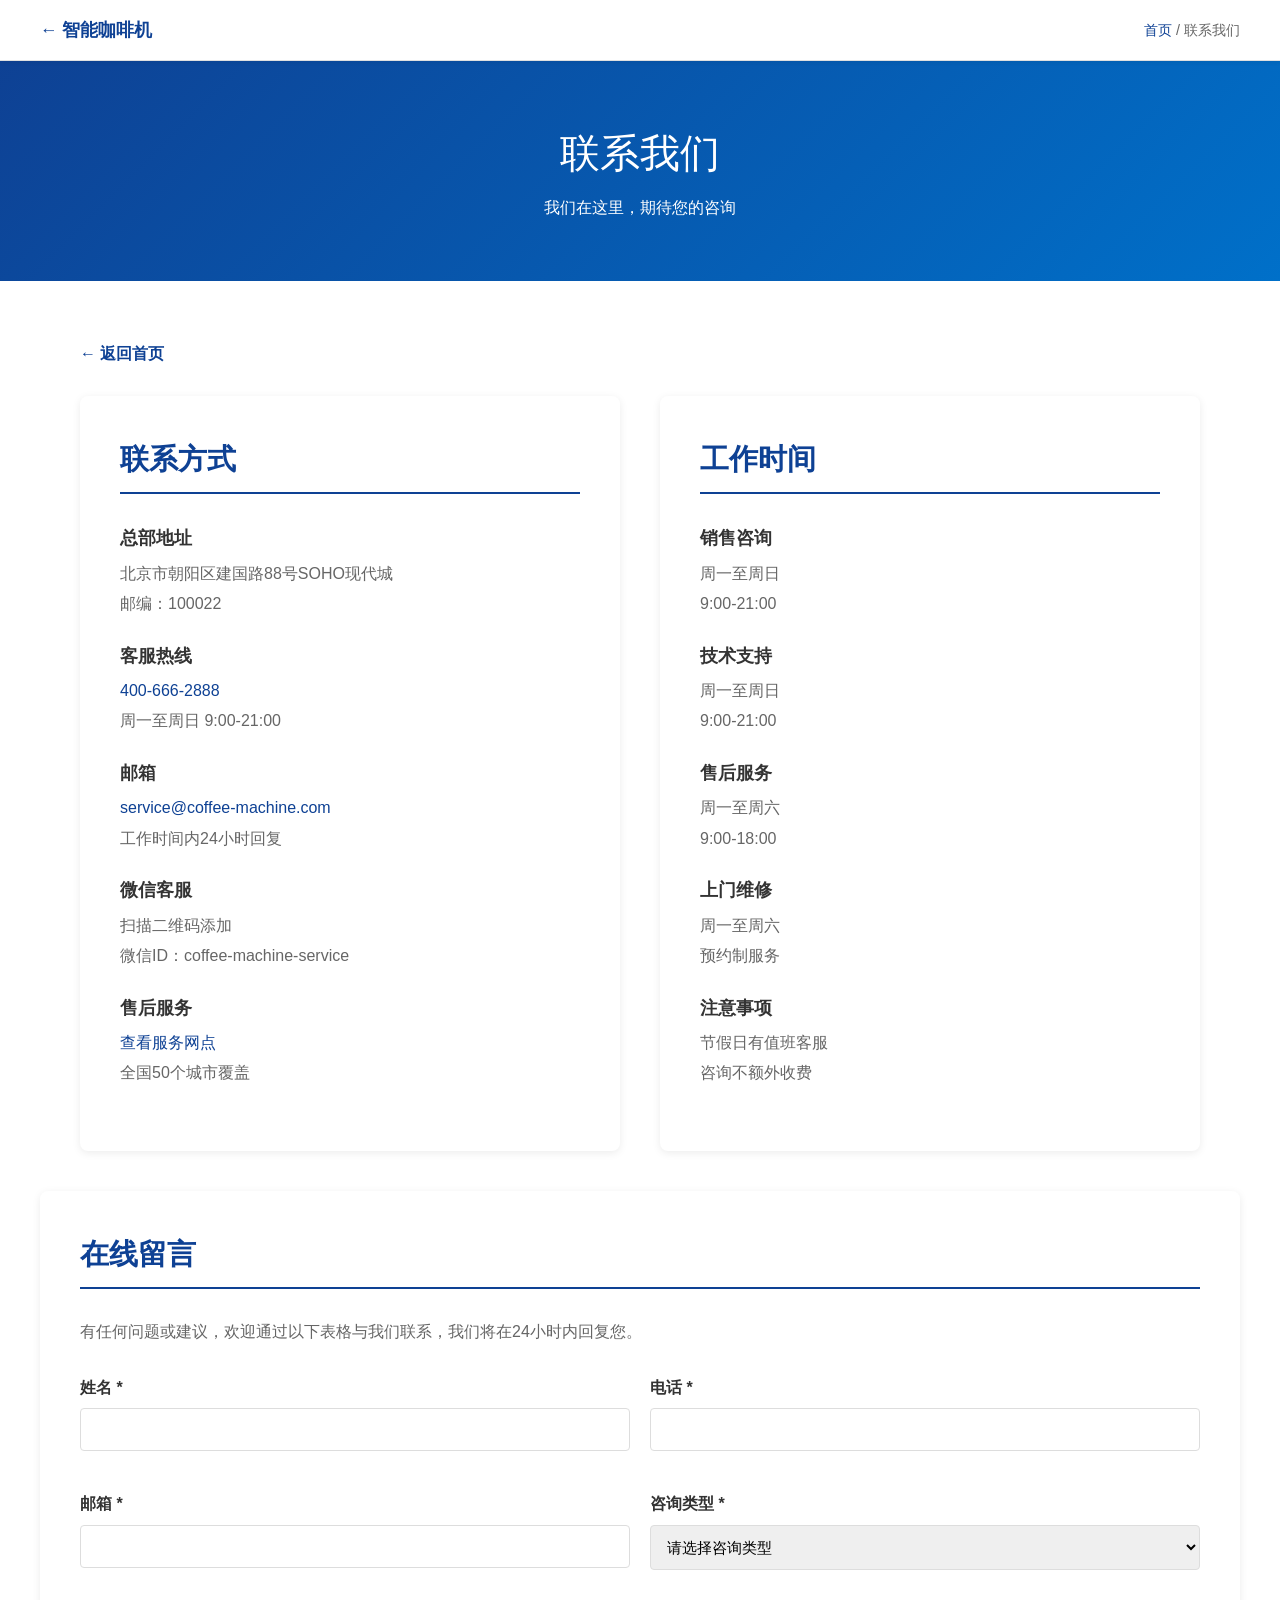
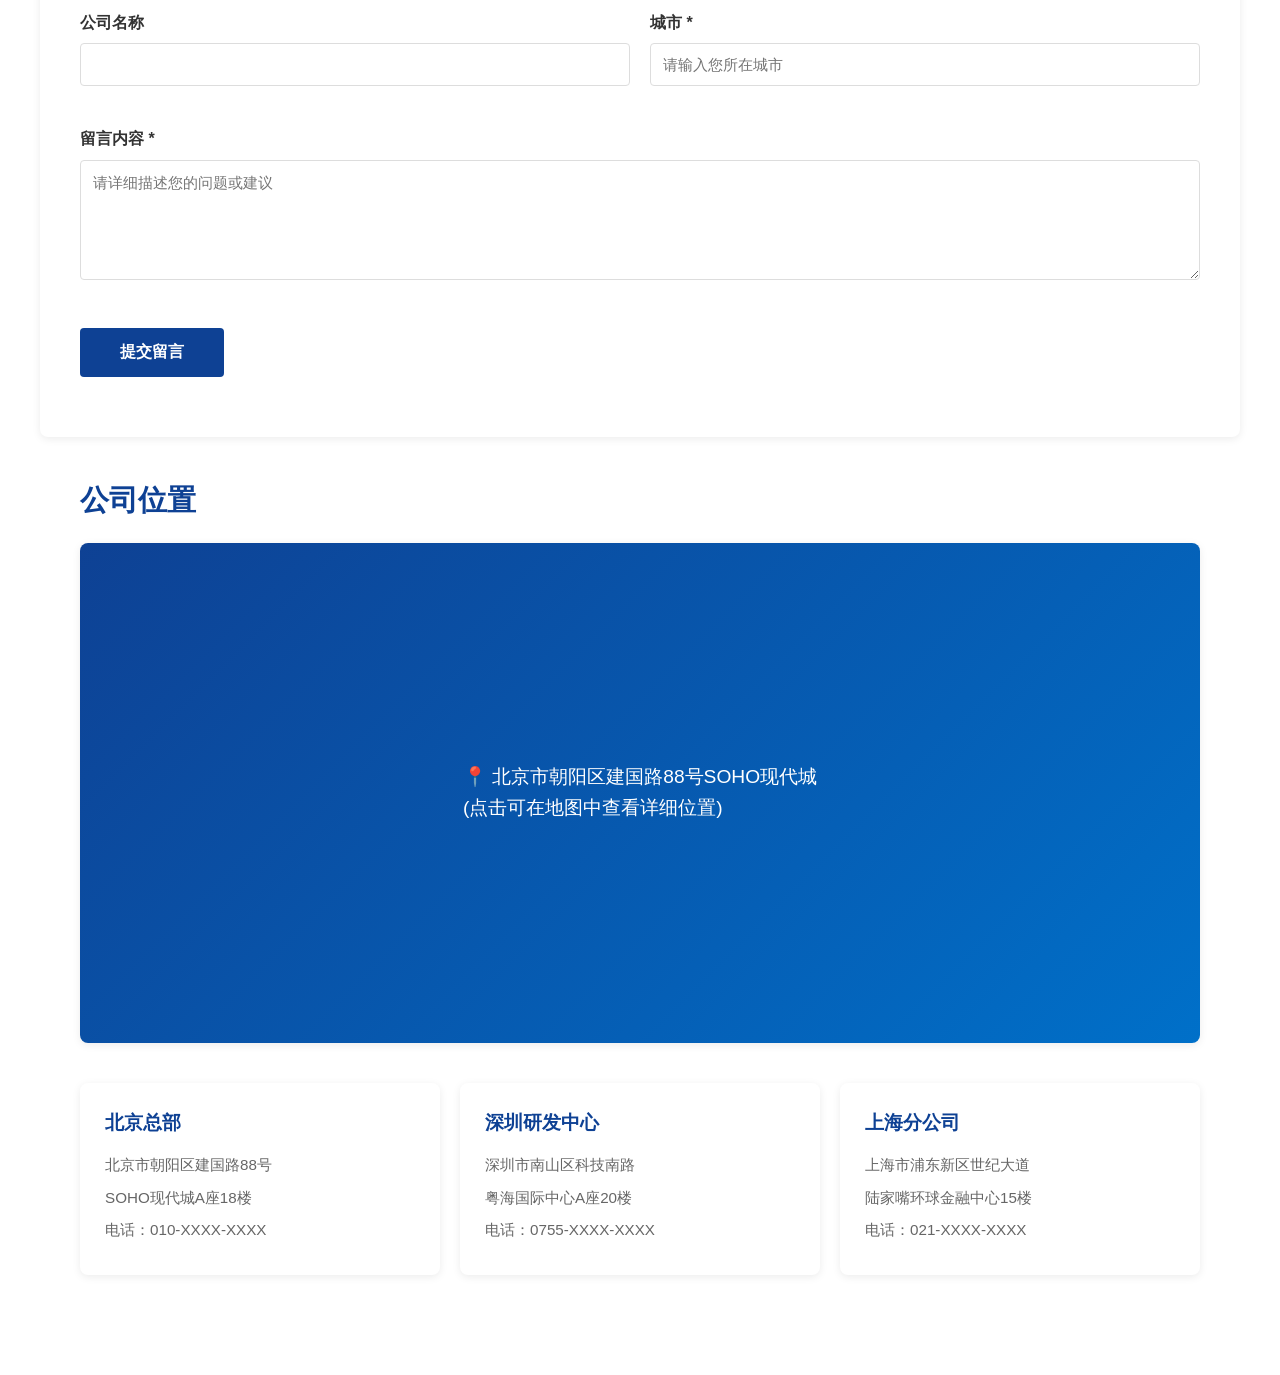
<file: contact.html>
<!DOCTYPE html>
<html lang="zh-CN">
<head>
    <meta charset="UTF-8">
    <meta name="viewport" content="width=device-width, initial-scale=1.0">
    <title>联系我们 - 智能咖啡机</title>
    <link rel="stylesheet" href="style.css">
    <style>
        .sub-navbar {
            background-color: #fff;
            border-bottom: 1px solid #e0e0e0;
            padding: 16px 0;
            position: sticky;
            top: 0;
            z-index: 100;
            box-shadow: 0 2px 4px rgba(0,0,0,0.05);
        }
        .sub-navbar .container {
            display: flex;
            justify-content: space-between;
            align-items: center;
        }
        .home-link {
            color: #0e4194;
            text-decoration: none;
            font-weight: 600;
            font-size: 1.1rem;
            transition: color 0.2s ease;
        }
        .home-link:hover {
            color: #0070c9;
        }
        .breadcrumb {
            color: #666;
            font-size: 0.9rem;
        }
        .breadcrumb a {
            color: #0e4194;
            text-decoration: none;
        }
        .breadcrumb a:hover {
            text-decoration: underline;
        }
        .page-header {
            background: linear-gradient(135deg, #0e4194 0%, #0070c9 100%);
            padding: 60px 0;
            text-align: center;
            color: white;
        }
        .page-title {
            font-size: 2.5rem;
            font-weight: 300;
            margin-bottom: 10px;
        }
        .page-content {
            padding: 60px 0;
        }
        .contact-wrapper {
            max-width: 1200px;
            margin: 0 auto;
        }
        .back-link {
            display: inline-block;
            margin: 0 0 30px 40px;
            color: #0e4194;
            text-decoration: none;
            font-weight: 600;
        }
        .back-link:hover {
            text-decoration: underline;
        }
        .contact-grid {
            display: grid;
            grid-template-columns: 1fr 1fr;
            gap: 40px;
            padding: 0 40px;
            margin-bottom: 40px;
        }
        .contact-info {
            background: white;
            padding: 40px;
            border-radius: 8px;
            box-shadow: 0 2px 8px rgba(0, 0, 0, 0.08);
        }
        .contact-info h2 {
            color: #0e4194;
            font-size: 1.8rem;
            margin-bottom: 30px;
            border-bottom: 2px solid #0e4194;
            padding-bottom: 10px;
        }
        .contact-item {
            margin-bottom: 25px;
        }
        .contact-item h3 {
            color: #333;
            font-size: 1.1rem;
            margin-bottom: 8px;
            font-weight: 600;
        }
        .contact-item p {
            color: #666;
            margin: 5px 0;
            line-height: 1.6;
        }
        .contact-item a {
            color: #0e4194;
            text-decoration: none;
            font-weight: 500;
        }
        .contact-item a:hover {
            text-decoration: underline;
        }
        .form-section {
            background: white;
            padding: 40px;
            border-radius: 8px;
            box-shadow: 0 2px 8px rgba(0, 0, 0, 0.08);
        }
        .form-section h2 {
            color: #0e4194;
            font-size: 1.8rem;
            margin-bottom: 30px;
            border-bottom: 2px solid #0e4194;
            padding-bottom: 10px;
        }
        .form-grid {
            display: grid;
            grid-template-columns: 1fr 1fr;
            gap: 20px;
        }
        .form-group {
            margin-bottom: 20px;
        }
        .form-group.full {
            grid-column: 1 / -1;
        }
        .form-group label {
            display: block;
            margin-bottom: 8px;
            font-weight: 600;
            color: #333;
        }
        .form-group input,
        .form-group textarea,
        .form-group select {
            width: 100%;
            padding: 12px;
            border: 1px solid #ddd;
            border-radius: 4px;
            font-size: 0.95rem;
            font-family: inherit;
        }
        .form-group textarea {
            resize: vertical;
            min-height: 120px;
        }
        .form-group input:focus,
        .form-group textarea:focus,
        .form-group select:focus {
            outline: none;
            border-color: #0e4194;
            box-shadow: 0 0 0 3px rgba(14, 65, 148, 0.1);
        }
        .submit-btn {
            background-color: #0e4194;
            color: white;
            padding: 14px 40px;
            border: none;
            border-radius: 4px;
            font-size: 1rem;
            font-weight: 600;
            cursor: pointer;
            transition: background-color 0.3s ease;
        }
        .submit-btn:hover {
            background-color: #0a3470;
        }
        .map-section {
            padding: 0 40px;
            margin-top: 40px;
        }
        .map-title {
            color: #0e4194;
            font-size: 1.8rem;
            margin-bottom: 20px;
            font-weight: 600;
        }
        .map-container {
            width: 100%;
            height: 500px;
            background: linear-gradient(135deg, #0e4194 0%, #0070c9 100%);
            border-radius: 8px;
            display: flex;
            align-items: center;
            justify-content: center;
            color: white;
            font-size: 1.2rem;
            box-shadow: 0 2px 8px rgba(0, 0, 0, 0.08);
        }
        .office-cards {
            display: grid;
            grid-template-columns: repeat(3, 1fr);
            gap: 20px;
            padding: 0 40px;
            margin-top: 40px;
            margin-bottom: 40px;
        }
        .office-card {
            background: white;
            padding: 25px;
            border-radius: 8px;
            box-shadow: 0 2px 8px rgba(0, 0, 0, 0.08);
            transition: box-shadow 0.3s ease;
        }
        .office-card:hover {
            box-shadow: 0 4px 12px rgba(0, 0, 0, 0.12);
        }
        .office-card h3 {
            color: #0e4194;
            font-size: 1.2rem;
            margin-bottom: 15px;
            font-weight: 600;
        }
        .office-card p {
            color: #666;
            font-size: 0.95rem;
            margin-bottom: 8px;
            line-height: 1.6;
        }
        @media (max-width: 1024px) {
            .contact-grid {
                grid-template-columns: 1fr;
                gap: 20px;
            }
            .form-grid {
                grid-template-columns: 1fr;
            }
            .office-cards {
                grid-template-columns: 1fr;
            }
        }
        @media (max-width: 768px) {
            .page-title {
                font-size: 2rem;
            }
            .contact-grid,
            .form-grid,
            .office-cards {
                padding: 0 16px;
            }
            .contact-info,
            .form-section {
                padding: 30px;
            }
            .map-container {
                height: 300px;
            }
        }
    </style>
</head>
<body>
    <!-- 导航栏 -->
    <nav class="sub-navbar">
        <div class="container">
            <a href="index.html" class="home-link">← 智能咖啡机</a>
            <div class="breadcrumb">
                <a href="index.html">首页</a> / 联系我们
            </div>
        </div>
    </nav>

    <div class="page-header">
        <div class="container">
            <h1 class="page-title">联系我们</h1>
            <p>我们在这里，期待您的咨询</p>
        </div>
    </div>

    <div class="page-content">
        <div class="contact-wrapper">
            <a href="index.html" class="back-link">← 返回首页</a>

            <div class="contact-grid">
                <div class="contact-info">
                    <h2>联系方式</h2>

                    <div class="contact-item">
                        <h3>总部地址</h3>
                        <p>北京市朝阳区建国路88号SOHO现代城</p>
                        <p>邮编：100022</p>
                    </div>

                    <div class="contact-item">
                        <h3>客服热线</h3>
                        <p><a href="tel:4006662888">400-666-2888</a></p>
                        <p>周一至周日 9:00-21:00</p>
                    </div>

                    <div class="contact-item">
                        <h3>邮箱</h3>
                        <p><a href="mailto:service@coffee-machine.com">service@coffee-machine.com</a></p>
                        <p>工作时间内24小时回复</p>
                    </div>

                    <div class="contact-item">
                        <h3>微信客服</h3>
                        <p>扫描二维码添加</p>
                        <p>微信ID：coffee-machine-service</p>
                    </div>

                    <div class="contact-item">
                        <h3>售后服务</h3>
                        <p><a href="service.html">查看服务网点</a></p>
                        <p>全国50个城市覆盖</p>
                    </div>
                </div>

                <div class="contact-info">
                    <h2>工作时间</h2>

                    <div class="contact-item">
                        <h3>销售咨询</h3>
                        <p>周一至周日</p>
                        <p>9:00-21:00</p>
                    </div>

                    <div class="contact-item">
                        <h3>技术支持</h3>
                        <p>周一至周日</p>
                        <p>9:00-21:00</p>
                    </div>

                    <div class="contact-item">
                        <h3>售后服务</h3>
                        <p>周一至周六</p>
                        <p>9:00-18:00</p>
                    </div>

                    <div class="contact-item">
                        <h3>上门维修</h3>
                        <p>周一至周六</p>
                        <p>预约制服务</p>
                    </div>

                    <div class="contact-item">
                        <h3>注意事项</h3>
                        <p>节假日有值班客服</p>
                        <p>咨询不额外收费</p>
                    </div>
                </div>
            </div>

            <div class="form-section">
                <h2>在线留言</h2>
                <p style="color: #666; margin-bottom: 30px;">有任何问题或建议，欢迎通过以下表格与我们联系，我们将在24小时内回复您。</p>

                <form>
                    <div class="form-grid">
                        <div class="form-group">
                            <label for="name">姓名 *</label>
                            <input type="text" id="name" name="name" required>
                        </div>

                        <div class="form-group">
                            <label for="phone">电话 *</label>
                            <input type="tel" id="phone" name="phone" required>
                        </div>

                        <div class="form-group">
                            <label for="email">邮箱 *</label>
                            <input type="email" id="email" name="email" required>
                        </div>

                        <div class="form-group">
                            <label for="category">咨询类型 *</label>
                            <select id="category" name="category" required>
                                <option value="">请选择咨询类型</option>
                                <option value="sales">产品咨询</option>
                                <option value="support">技术支持</option>
                                <option value="service">售后服务</option>
                                <option value="cooperation">合作洽谈</option>
                                <option value="feedback">意见反馈</option>
                                <option value="other">其他</option>
                            </select>
                        </div>

                        <div class="form-group">
                            <label for="company">公司名称</label>
                            <input type="text" id="company" name="company">
                        </div>

                        <div class="form-group">
                            <label for="city">城市 *</label>
                            <input type="text" id="city" name="city" placeholder="请输入您所在城市" required>
                        </div>

                        <div class="form-group full">
                            <label for="message">留言内容 *</label>
                            <textarea id="message" name="message" placeholder="请详细描述您的问题或建议" required></textarea>
                        </div>

                        <div class="form-group">
                            <button type="submit" class="submit-btn">提交留言</button>
                        </div>
                    </div>
                </form>
            </div>

            <div class="map-section">
                <h2 class="map-title">公司位置</h2>
                <div class="map-container">
                    📍 北京市朝阳区建国路88号SOHO现代城<br>
                    (点击可在地图中查看详细位置)
                </div>
            </div>

            <div class="office-cards">
                <div class="office-card">
                    <h3>北京总部</h3>
                    <p>北京市朝阳区建国路88号</p>
                    <p>SOHO现代城A座18楼</p>
                    <p>电话：010-XXXX-XXXX</p>
                </div>

                <div class="office-card">
                    <h3>深圳研发中心</h3>
                    <p>深圳市南山区科技南路</p>
                    <p>粤海国际中心A座20楼</p>
                    <p>电话：0755-XXXX-XXXX</p>
                </div>

                <div class="office-card">
                    <h3>上海分公司</h3>
                    <p>上海市浦东新区世纪大道</p>
                    <p>陆家嘴环球金融中心15楼</p>
                    <p>电话：021-XXXX-XXXX</p>
                </div>
            </div>
        </div>
    </div>
</body>
</html>
</file>
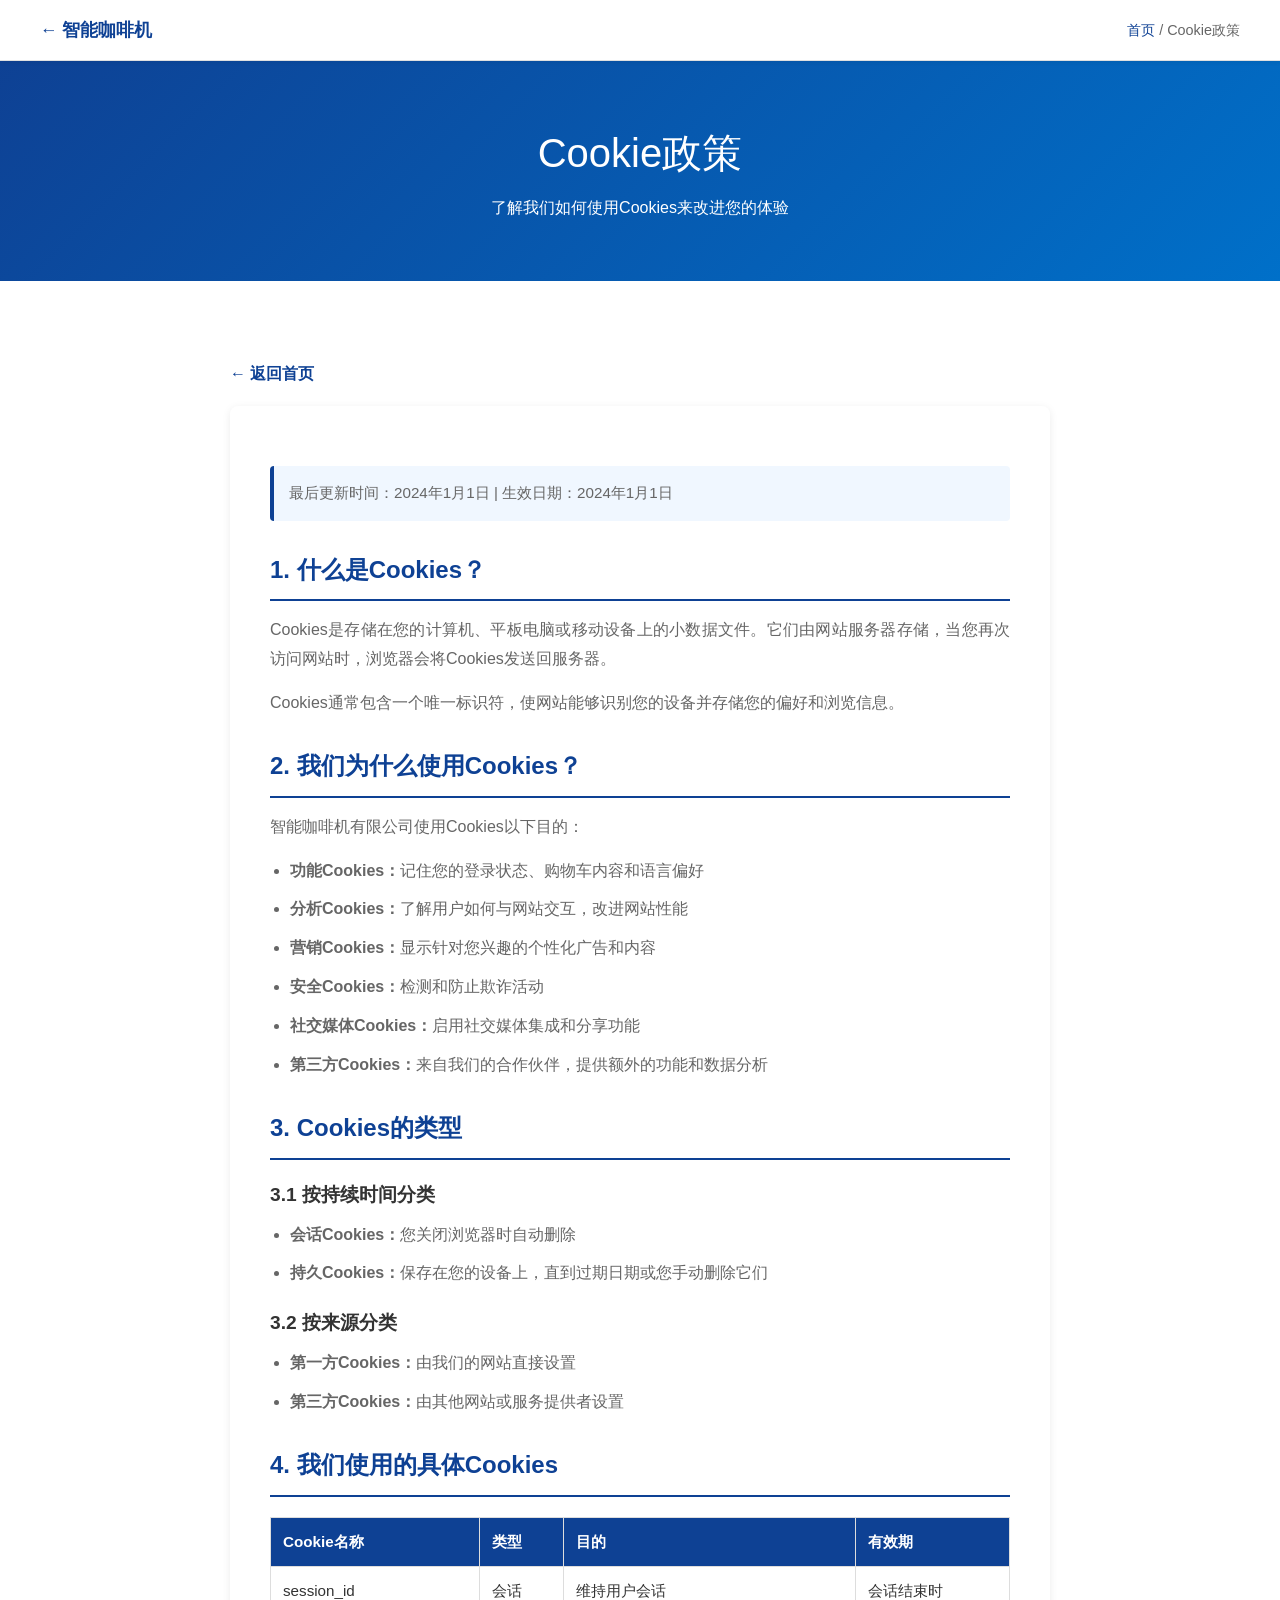
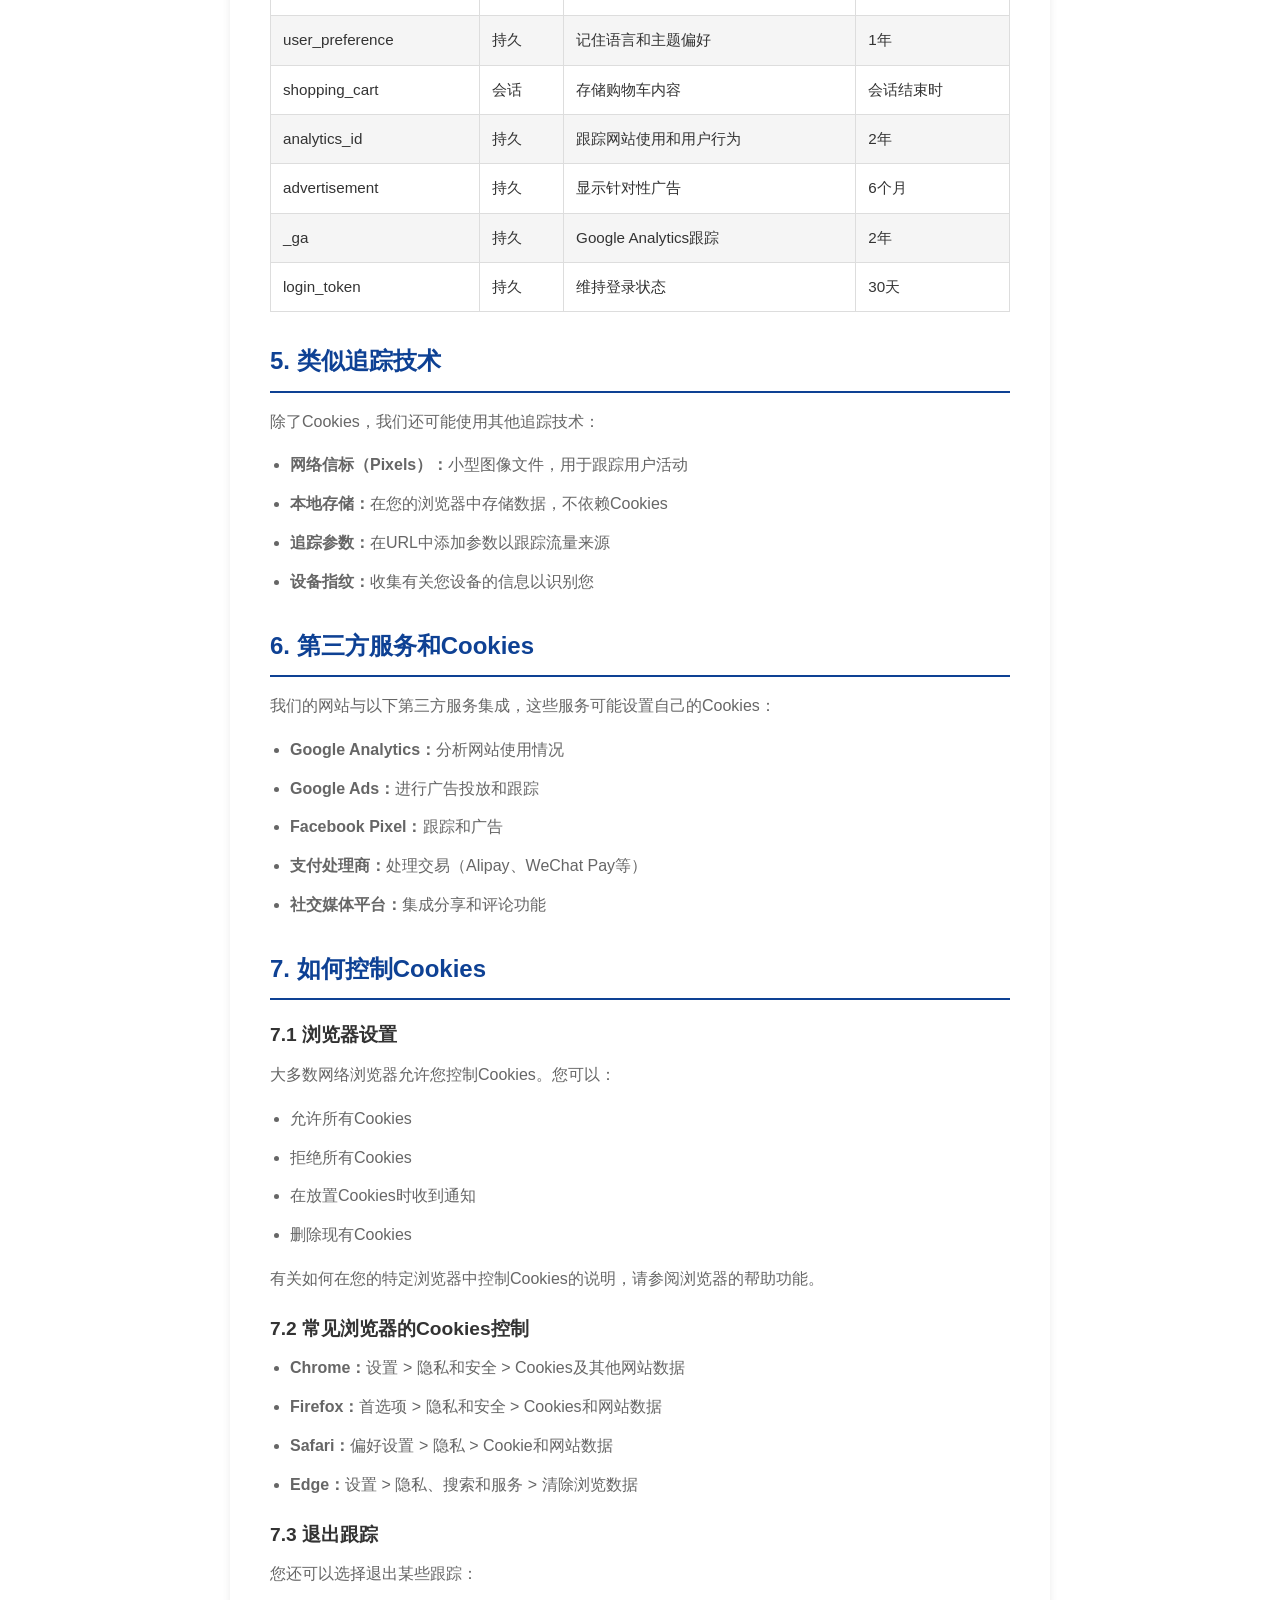
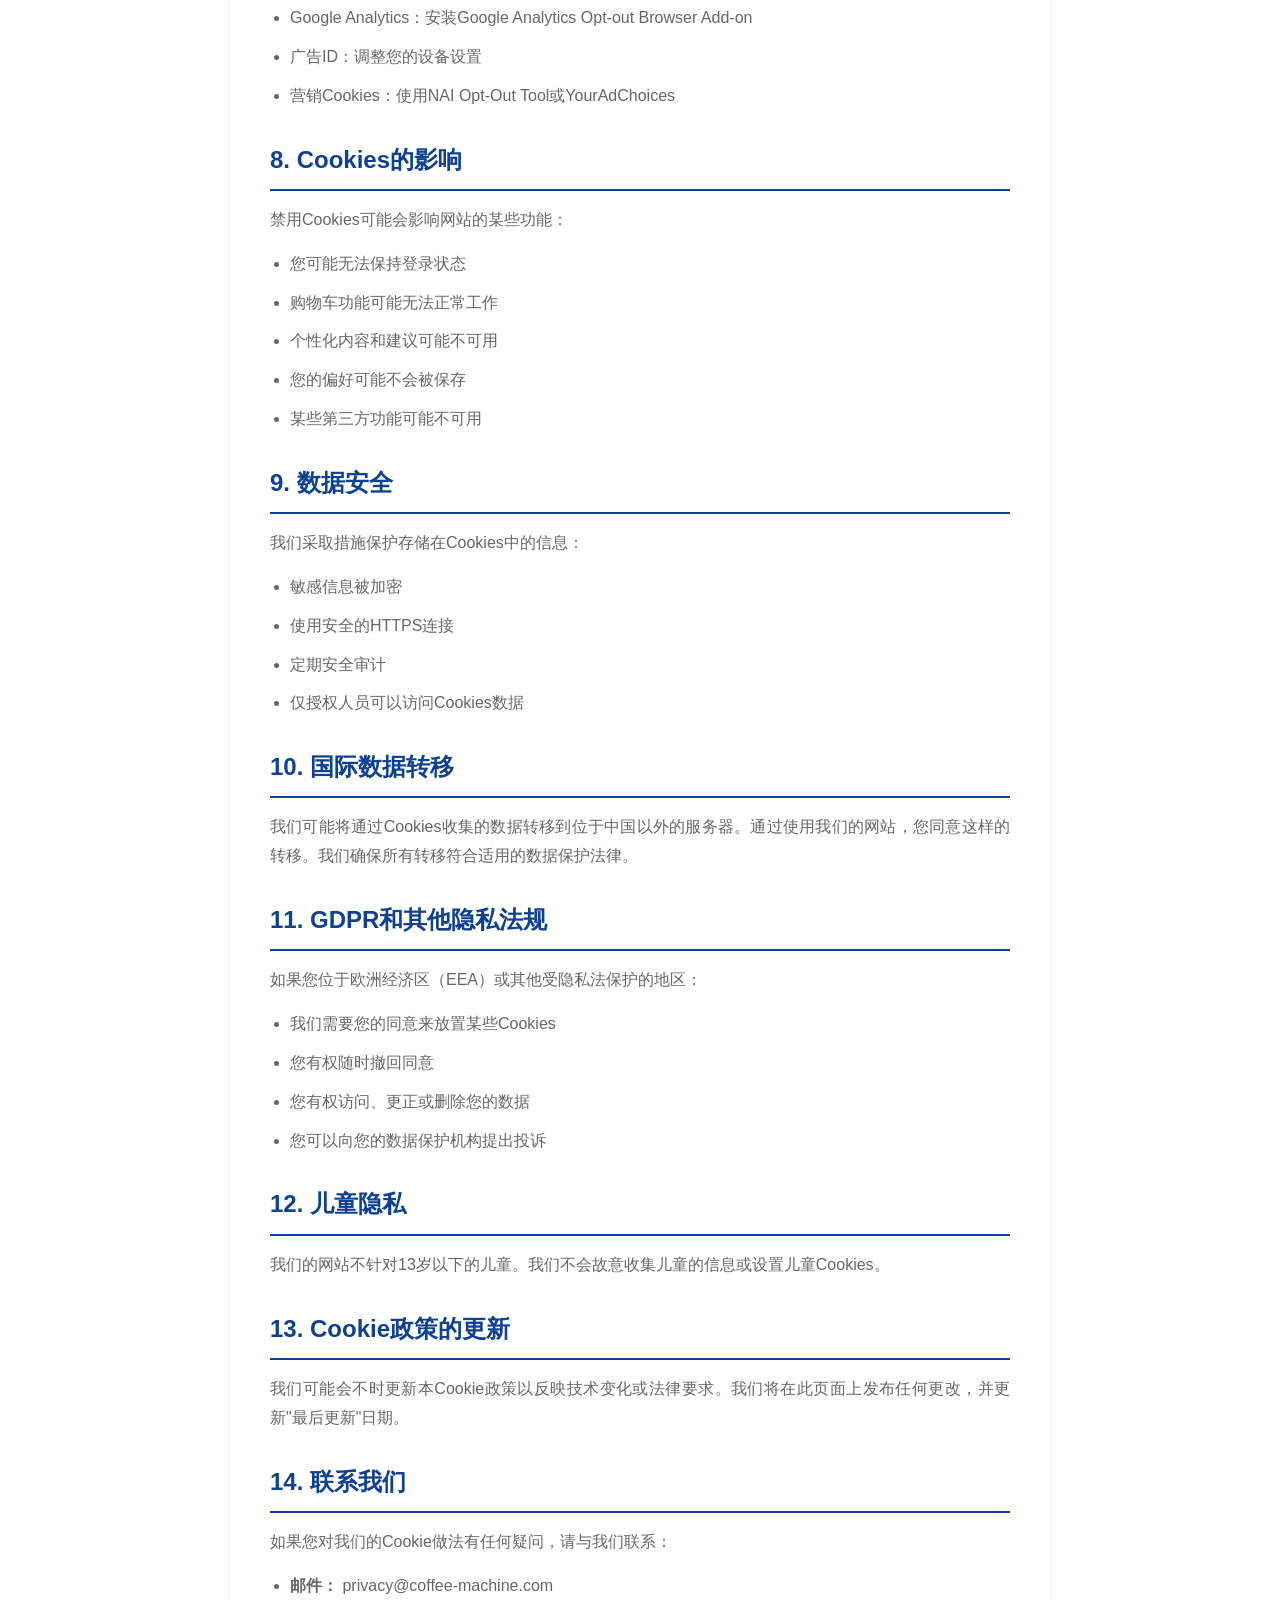
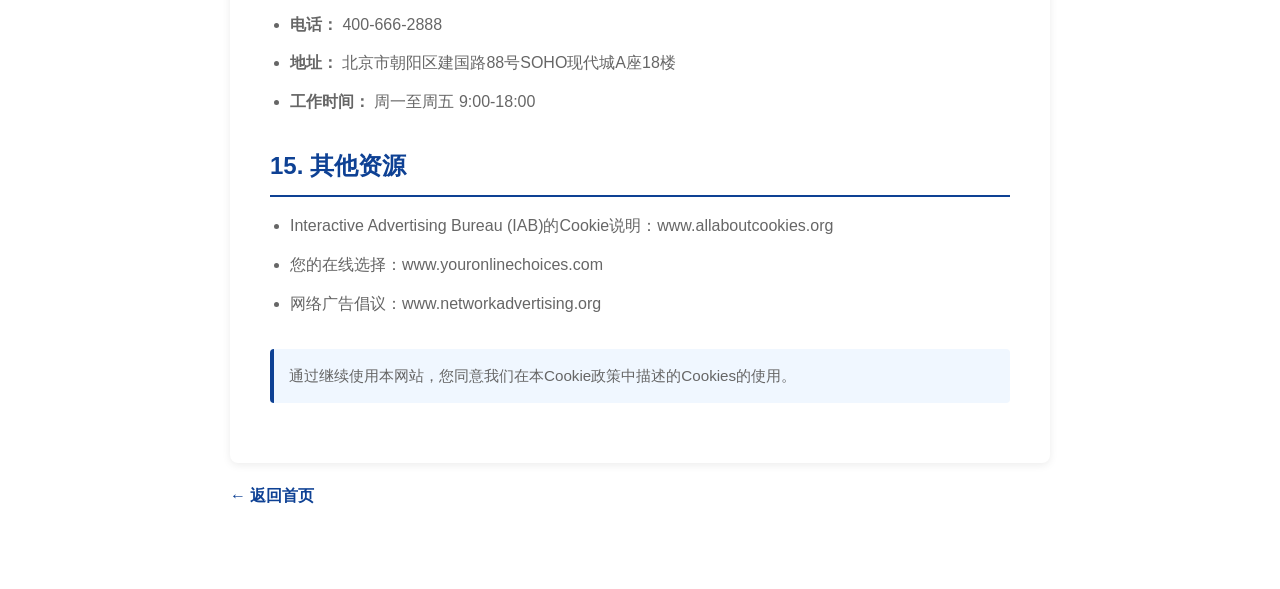
<file: cookie.html>
<!DOCTYPE html>
<html lang="zh-CN">
<head>
    <meta charset="UTF-8">
    <meta name="viewport" content="width=device-width, initial-scale=1.0">
    <title>Cookie政策 - 智能咖啡机</title>
    <link rel="stylesheet" href="style.css">
    <style>
        .sub-navbar {
            background-color: #fff;
            border-bottom: 1px solid #e0e0e0;
            padding: 16px 0;
            position: sticky;
            top: 0;
            z-index: 100;
            box-shadow: 0 2px 4px rgba(0,0,0,0.05);
        }
        .sub-navbar .container {
            display: flex;
            justify-content: space-between;
            align-items: center;
        }
        .home-link {
            color: #0e4194;
            text-decoration: none;
            font-weight: 600;
            font-size: 1.1rem;
            transition: color 0.2s ease;
        }
        .home-link:hover {
            color: #0070c9;
        }
        .breadcrumb {
            color: #666;
            font-size: 0.9rem;
        }
        .breadcrumb a {
            color: #0e4194;
            text-decoration: none;
        }
        .breadcrumb a:hover {
            text-decoration: underline;
        }
        .page-header {
            background: linear-gradient(135deg, #0e4194 0%, #0070c9 100%);
            padding: 60px 0;
            text-align: center;
            color: white;
        }
        .page-title {
            font-size: 2.5rem;
            font-weight: 300;
            margin-bottom: 10px;
        }
        .page-content {
            padding: 60px 0;
            max-width: 900px;
            margin: 0 auto;
        }
        .legal-content {
            background: white;
            padding: 40px;
            border-radius: 8px;
            box-shadow: 0 2px 8px rgba(0, 0, 0, 0.08);
        }
        .legal-content h2 {
            color: #0e4194;
            font-size: 1.5rem;
            margin: 30px 0 15px;
            border-bottom: 2px solid #0e4194;
            padding-bottom: 10px;
        }
        .legal-content h2:first-child {
            margin-top: 0;
        }
        .legal-content h3 {
            color: #333;
            font-size: 1.2rem;
            margin: 20px 0 10px;
            font-weight: 600;
        }
        .legal-content p {
            line-height: 1.8;
            color: #666;
            margin-bottom: 15px;
            text-align: justify;
        }
        .legal-content ul, .legal-content ol {
            margin-left: 20px;
            line-height: 1.8;
            color: #666;
            margin-bottom: 15px;
        }
        .legal-content li {
            margin-bottom: 10px;
        }
        .cookie-table {
            width: 100%;
            border-collapse: collapse;
            margin: 20px 0;
            font-size: 0.95rem;
        }
        .cookie-table th,
        .cookie-table td {
            border: 1px solid #ddd;
            padding: 12px;
            text-align: left;
        }
        .cookie-table th {
            background-color: #0e4194;
            color: white;
            font-weight: 600;
        }
        .cookie-table tr:nth-child(even) {
            background-color: #f5f5f5;
        }
        .update-time {
            background: #f0f7ff;
            border-left: 4px solid #0e4194;
            padding: 15px;
            border-radius: 4px;
            margin: 20px 0;
            font-size: 0.95rem;
            color: #666;
        }
        .back-link {
            display: inline-block;
            margin: 20px 0;
            color: #0e4194;
            text-decoration: none;
            font-weight: 600;
        }
        .back-link:hover {
            text-decoration: underline;
        }
        @media (max-width: 768px) {
            .page-title {
                font-size: 2rem;
            }
            .legal-content {
                padding: 30px;
            }
            .cookie-table {
                font-size: 0.85rem;
            }
            .cookie-table th,
            .cookie-table td {
                padding: 8px;
            }
        }
    </style>
</head>
<body>
    <!-- 导航栏 -->
    <nav class="sub-navbar">
        <div class="container">
            <a href="index.html" class="home-link">← 智能咖啡机</a>
            <div class="breadcrumb">
                <a href="index.html">首页</a> / Cookie政策
            </div>
        </div>
    </nav>

    <div class="page-header">
        <div class="container">
            <h1 class="page-title">Cookie政策</h1>
            <p>了解我们如何使用Cookies来改进您的体验</p>
        </div>
    </div>

    <div class="page-content">
        <div class="container">
            <a href="index.html" class="back-link">← 返回首页</a>

            <div class="legal-content">
                <div class="update-time">
                    最后更新时间：2024年1月1日 | 生效日期：2024年1月1日
                </div>

                <h2>1. 什么是Cookies？</h2>
                <p>Cookies是存储在您的计算机、平板电脑或移动设备上的小数据文件。它们由网站服务器存储，当您再次访问网站时，浏览器会将Cookies发送回服务器。</p>
                <p>Cookies通常包含一个唯一标识符，使网站能够识别您的设备并存储您的偏好和浏览信息。</p>

                <h2>2. 我们为什么使用Cookies？</h2>
                <p>智能咖啡机有限公司使用Cookies以下目的：</p>
                <ul>
                    <li><strong>功能Cookies：</strong>记住您的登录状态、购物车内容和语言偏好</li>
                    <li><strong>分析Cookies：</strong>了解用户如何与网站交互，改进网站性能</li>
                    <li><strong>营销Cookies：</strong>显示针对您兴趣的个性化广告和内容</li>
                    <li><strong>安全Cookies：</strong>检测和防止欺诈活动</li>
                    <li><strong>社交媒体Cookies：</strong>启用社交媒体集成和分享功能</li>
                    <li><strong>第三方Cookies：</strong>来自我们的合作伙伴，提供额外的功能和数据分析</li>
                </ul>

                <h2>3. Cookies的类型</h2>
                <h3>3.1 按持续时间分类</h3>
                <ul>
                    <li><strong>会话Cookies：</strong>您关闭浏览器时自动删除</li>
                    <li><strong>持久Cookies：</strong>保存在您的设备上，直到过期日期或您手动删除它们</li>
                </ul>

                <h3>3.2 按来源分类</h3>
                <ul>
                    <li><strong>第一方Cookies：</strong>由我们的网站直接设置</li>
                    <li><strong>第三方Cookies：</strong>由其他网站或服务提供者设置</li>
                </ul>

                <h2>4. 我们使用的具体Cookies</h2>
                <table class="cookie-table">
                    <thead>
                        <tr>
                            <th>Cookie名称</th>
                            <th>类型</th>
                            <th>目的</th>
                            <th>有效期</th>
                        </tr>
                    </thead>
                    <tbody>
                        <tr>
                            <td>session_id</td>
                            <td>会话</td>
                            <td>维持用户会话</td>
                            <td>会话结束时</td>
                        </tr>
                        <tr>
                            <td>user_preference</td>
                            <td>持久</td>
                            <td>记住语言和主题偏好</td>
                            <td>1年</td>
                        </tr>
                        <tr>
                            <td>shopping_cart</td>
                            <td>会话</td>
                            <td>存储购物车内容</td>
                            <td>会话结束时</td>
                        </tr>
                        <tr>
                            <td>analytics_id</td>
                            <td>持久</td>
                            <td>跟踪网站使用和用户行为</td>
                            <td>2年</td>
                        </tr>
                        <tr>
                            <td>advertisement</td>
                            <td>持久</td>
                            <td>显示针对性广告</td>
                            <td>6个月</td>
                        </tr>
                        <tr>
                            <td>_ga</td>
                            <td>持久</td>
                            <td>Google Analytics跟踪</td>
                            <td>2年</td>
                        </tr>
                        <tr>
                            <td>login_token</td>
                            <td>持久</td>
                            <td>维持登录状态</td>
                            <td>30天</td>
                        </tr>
                    </tbody>
                </table>

                <h2>5. 类似追踪技术</h2>
                <p>除了Cookies，我们还可能使用其他追踪技术：</p>
                <ul>
                    <li><strong>网络信标（Pixels）：</strong>小型图像文件，用于跟踪用户活动</li>
                    <li><strong>本地存储：</strong>在您的浏览器中存储数据，不依赖Cookies</li>
                    <li><strong>追踪参数：</strong>在URL中添加参数以跟踪流量来源</li>
                    <li><strong>设备指纹：</strong>收集有关您设备的信息以识别您</li>
                </ul>

                <h2>6. 第三方服务和Cookies</h2>
                <p>我们的网站与以下第三方服务集成，这些服务可能设置自己的Cookies：</p>
                <ul>
                    <li><strong>Google Analytics：</strong>分析网站使用情况</li>
                    <li><strong>Google Ads：</strong>进行广告投放和跟踪</li>
                    <li><strong>Facebook Pixel：</strong>跟踪和广告</li>
                    <li><strong>支付处理商：</strong>处理交易（Alipay、WeChat Pay等）</li>
                    <li><strong>社交媒体平台：</strong>集成分享和评论功能</li>
                </ul>

                <h2>7. 如何控制Cookies</h2>
                <h3>7.1 浏览器设置</h3>
                <p>大多数网络浏览器允许您控制Cookies。您可以：</p>
                <ul>
                    <li>允许所有Cookies</li>
                    <li>拒绝所有Cookies</li>
                    <li>在放置Cookies时收到通知</li>
                    <li>删除现有Cookies</li>
                </ul>
                <p>有关如何在您的特定浏览器中控制Cookies的说明，请参阅浏览器的帮助功能。</p>

                <h3>7.2 常见浏览器的Cookies控制</h3>
                <ul>
                    <li><strong>Chrome：</strong>设置 > 隐私和安全 > Cookies及其他网站数据</li>
                    <li><strong>Firefox：</strong>首选项 > 隐私和安全 > Cookies和网站数据</li>
                    <li><strong>Safari：</strong>偏好设置 > 隐私 > Cookie和网站数据</li>
                    <li><strong>Edge：</strong>设置 > 隐私、搜索和服务 > 清除浏览数据</li>
                </ul>

                <h3>7.3 退出跟踪</h3>
                <p>您还可以选择退出某些跟踪：</p>
                <ul>
                    <li>Google Analytics：安装Google Analytics Opt-out Browser Add-on</li>
                    <li>广告ID：调整您的设备设置</li>
                    <li>营销Cookies：使用NAI Opt-Out Tool或YourAdChoices</li>
                </ul>

                <h2>8. Cookies的影响</h2>
                <p>禁用Cookies可能会影响网站的某些功能：</p>
                <ul>
                    <li>您可能无法保持登录状态</li>
                    <li>购物车功能可能无法正常工作</li>
                    <li>个性化内容和建议可能不可用</li>
                    <li>您的偏好可能不会被保存</li>
                    <li>某些第三方功能可能不可用</li>
                </ul>

                <h2>9. 数据安全</h2>
                <p>我们采取措施保护存储在Cookies中的信息：</p>
                <ul>
                    <li>敏感信息被加密</li>
                    <li>使用安全的HTTPS连接</li>
                    <li>定期安全审计</li>
                    <li>仅授权人员可以访问Cookies数据</li>
                </ul>

                <h2>10. 国际数据转移</h2>
                <p>我们可能将通过Cookies收集的数据转移到位于中国以外的服务器。通过使用我们的网站，您同意这样的转移。我们确保所有转移符合适用的数据保护法律。</p>

                <h2>11. GDPR和其他隐私法规</h2>
                <p>如果您位于欧洲经济区（EEA）或其他受隐私法保护的地区：</p>
                <ul>
                    <li>我们需要您的同意来放置某些Cookies</li>
                    <li>您有权随时撤回同意</li>
                    <li>您有权访问、更正或删除您的数据</li>
                    <li>您可以向您的数据保护机构提出投诉</li>
                </ul>

                <h2>12. 儿童隐私</h2>
                <p>我们的网站不针对13岁以下的儿童。我们不会故意收集儿童的信息或设置儿童Cookies。</p>

                <h2>13. Cookie政策的更新</h2>
                <p>我们可能会不时更新本Cookie政策以反映技术变化或法律要求。我们将在此页面上发布任何更改，并更新"最后更新"日期。</p>

                <h2>14. 联系我们</h2>
                <p>如果您对我们的Cookie做法有任何疑问，请与我们联系：</p>
                <ul>
                    <li><strong>邮件：</strong> privacy@coffee-machine.com</li>
                    <li><strong>电话：</strong> 400-666-2888</li>
                    <li><strong>地址：</strong> 北京市朝阳区建国路88号SOHO现代城A座18楼</li>
                    <li><strong>工作时间：</strong> 周一至周五 9:00-18:00</li>
                </ul>

                <h2>15. 其他资源</h2>
                <ul>
                    <li>Interactive Advertising Bureau (IAB)的Cookie说明：www.allaboutcookies.org</li>
                    <li>您的在线选择：www.youronlinechoices.com</li>
                    <li>网络广告倡议：www.networkadvertising.org</li>
                </ul>

                <div class="update-time" style="margin-top: 30px;">
                    通过继续使用本网站，您同意我们在本Cookie政策中描述的Cookies的使用。
                </div>
            </div>

            <a href="index.html" class="back-link">← 返回首页</a>
        </div>
    </div>
</body>
</html>
</file>
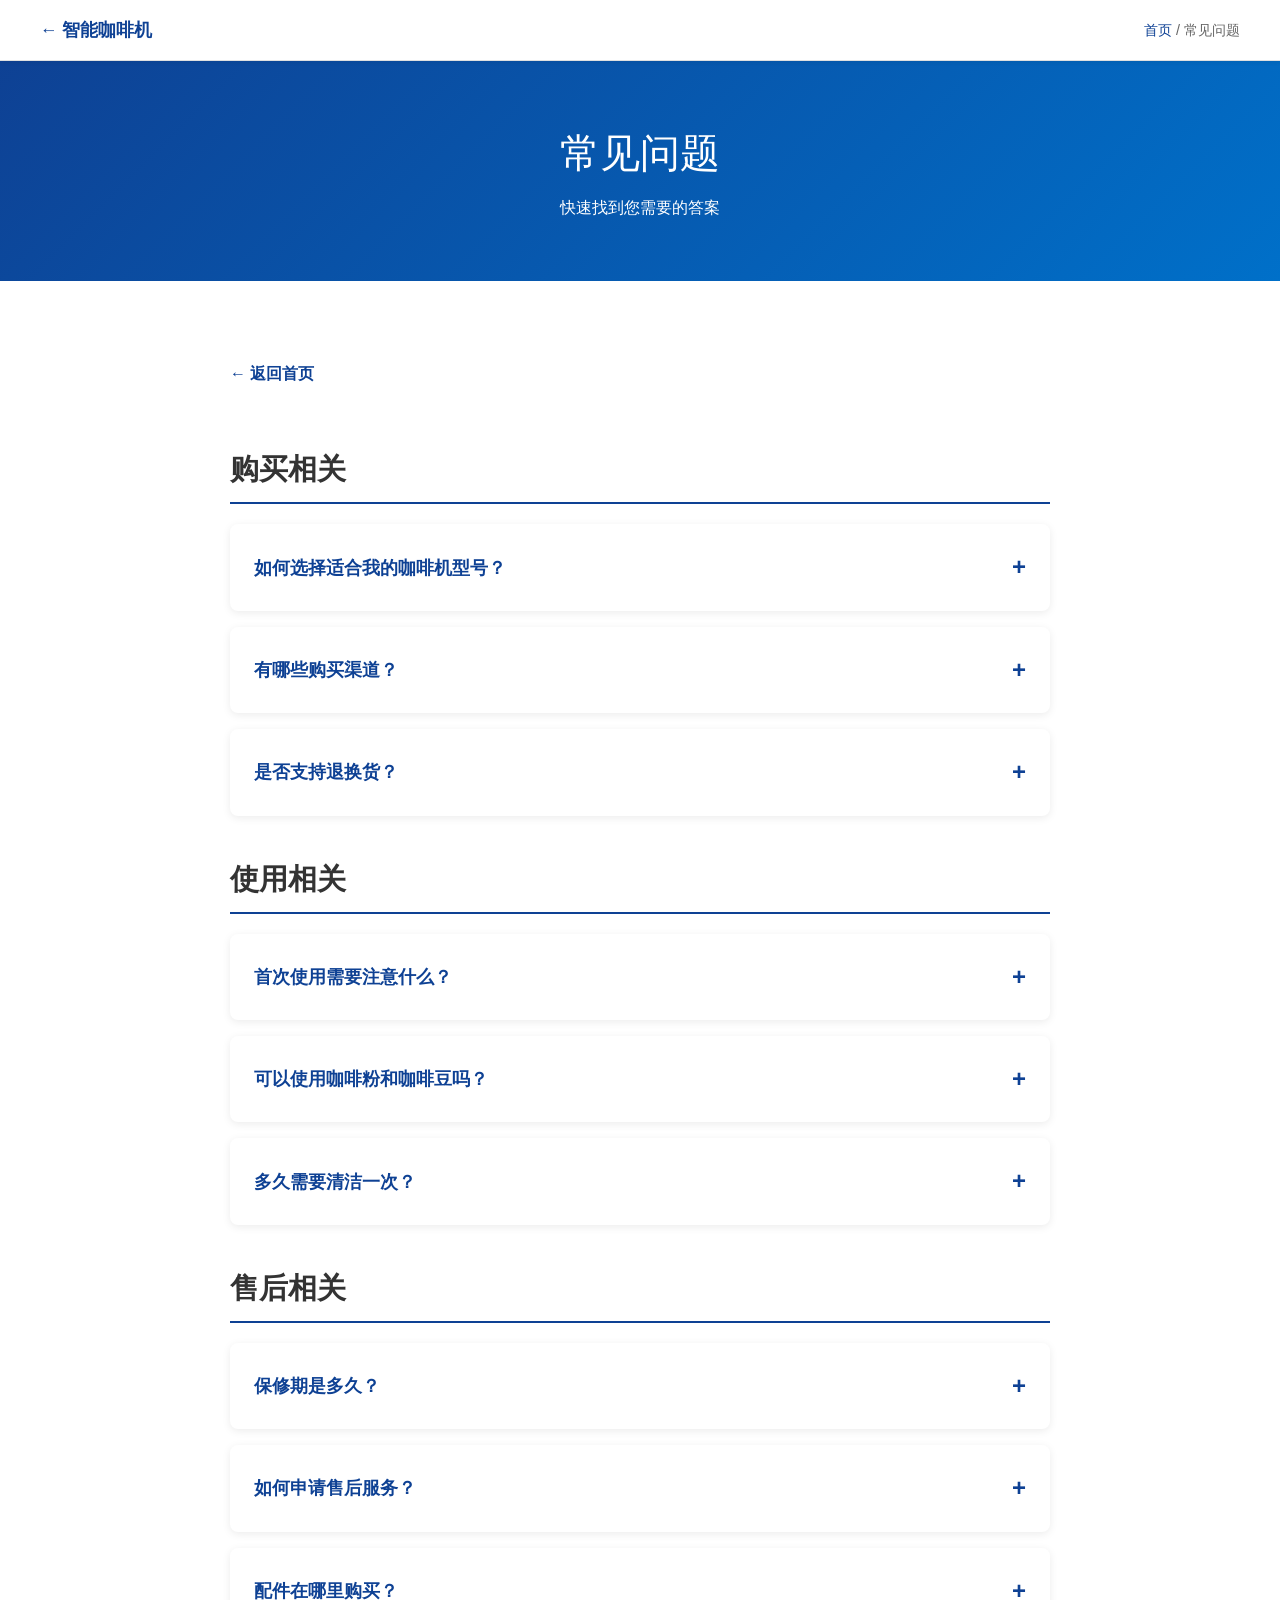
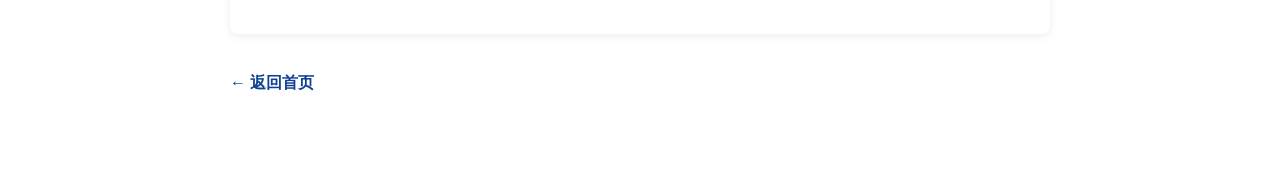
<file: faq.html>
<!DOCTYPE html>
<html lang="zh-CN">
<head>
    <meta charset="UTF-8">
    <meta name="viewport" content="width=device-width, initial-scale=1.0">
    <title>常见问题 - 智能咖啡机</title>
    <link rel="stylesheet" href="style.css">
    <style>
        .sub-navbar {
            background-color: #fff;
            border-bottom: 1px solid #e0e0e0;
            padding: 16px 0;
            position: sticky;
            top: 0;
            z-index: 100;
            box-shadow: 0 2px 4px rgba(0,0,0,0.05);
        }
        .sub-navbar .container {
            display: flex;
            justify-content: space-between;
            align-items: center;
        }
        .home-link {
            color: #0e4194;
            text-decoration: none;
            font-weight: 600;
            font-size: 1.1rem;
            transition: color 0.2s ease;
        }
        .home-link:hover {
            color: #0070c9;
        }
        .breadcrumb {
            color: #666;
            font-size: 0.9rem;
        }
        .breadcrumb a {
            color: #0e4194;
            text-decoration: none;
        }
        .breadcrumb a:hover {
            text-decoration: underline;
        }
        .page-header {
            background: linear-gradient(135deg, #0e4194 0%, #0070c9 100%);
            padding: 60px 0;
            text-align: center;
            color: white;
        }
        .page-title {
            font-size: 2.5rem;
            font-weight: 300;
            margin-bottom: 10px;
        }
        .page-content {
            padding: 60px 0;
            max-width: 900px;
            margin: 0 auto;
        }
        .faq-item {
            background: white;
            padding: 24px;
            margin-bottom: 16px;
            border-radius: 8px;
            box-shadow: 0 2px 8px rgba(0, 0, 0, 0.08);
            cursor: pointer;
            transition: all 0.3s ease;
        }
        .faq-item:hover {
            box-shadow: 0 4px 12px rgba(0, 0, 0, 0.12);
        }
        .faq-question {
            font-size: 1.1rem;
            font-weight: 600;
            color: #0e4194;
            display: flex;
            justify-content: space-between;
            align-items: center;
        }
        .faq-answer {
            margin-top: 16px;
            line-height: 1.8;
            color: #666;
            display: none;
        }
        .faq-item.active .faq-answer {
            display: block;
        }
        .faq-icon {
            font-size: 1.5rem;
            transition: transform 0.3s ease;
        }
        .faq-item.active .faq-icon {
            transform: rotate(45deg);
        }
        .category-title {
            font-size: 1.8rem;
            color: #333;
            margin: 40px 0 20px;
            padding-bottom: 10px;
            border-bottom: 2px solid #0e4194;
        }
        .back-link {
            display: inline-block;
            margin: 20px 0;
            color: #0e4194;
            text-decoration: none;
            font-weight: 600;
        }
        .back-link:hover {
            text-decoration: underline;
        }
    </style>
</head>
<body>
    <!-- 导航栏 -->
    <nav class="sub-navbar">
        <div class="container">
            <a href="index.html" class="home-link">← 智能咖啡机</a>
            <div class="breadcrumb">
                <a href="index.html">首页</a> / 常见问题
            </div>
        </div>
    </nav>

    <div class="page-header">
        <div class="container">
            <h1 class="page-title">常见问题</h1>
            <p>快速找到您需要的答案</p>
        </div>
    </div>

    <div class="page-content">
        <div class="container">
            <a href="index.html" class="back-link">← 返回首页</a>

            <h2 class="category-title">购买相关</h2>

            <div class="faq-item">
                <div class="faq-question">
                    如何选择适合我的咖啡机型号？
                    <span class="faq-icon">+</span>
                </div>
                <div class="faq-answer">
                    <p><strong>Lite款（¥1,299）：</strong>适合初次接触咖啡机的用户，操作简单，性价比高。</p>
                    <p><strong>Pro款（¥2,999）：</strong>适合追求品质的咖啡爱好者，具备智能温控和快速加热功能，推荐购买。</p>
                    <p><strong>Ultra款（¥4,999）：</strong>适合咖啡发烧友和家庭聚会使用，支持12种饮品模式和APP控制，功能最全面。</p>
                </div>
            </div>

            <div class="faq-item">
                <div class="faq-question">
                    有哪些购买渠道？
                    <span class="faq-icon">+</span>
                </div>
                <div class="faq-answer">
                    <p>您可以通过以下渠道购买：</p>
                    <ul>
                        <li>官方网站（支持货到付款）</li>
                        <li>京东旗舰店</li>
                        <li>天猫旗舰店</li>
                        <li>线下体验店（全国主要城市）</li>
                    </ul>
                </div>
            </div>

            <div class="faq-item">
                <div class="faq-question">
                    是否支持退换货？
                    <span class="faq-icon">+</span>
                </div>
                <div class="faq-answer">
                    <p>我们提供7天无理由退换货服务（商品需保持完好）。如产品存在质量问题，支持30天内免费退换货。</p>
                </div>
            </div>

            <h2 class="category-title">使用相关</h2>

            <div class="faq-item">
                <div class="faq-question">
                    首次使用需要注意什么？
                    <span class="faq-icon">+</span>
                </div>
                <div class="faq-answer">
                    <p>首次使用前请：</p>
                    <ul>
                        <li>用清水冲洗水箱2-3次</li>
                        <li>运行2-3次空转清洗管路</li>
                        <li>阅读使用手册了解基本操作</li>
                        <li>确保放置在平稳干燥的台面</li>
                    </ul>
                </div>
            </div>

            <div class="faq-item">
                <div class="faq-question">
                    可以使用咖啡粉和咖啡豆吗？
                    <span class="faq-icon">+</span>
                </div>
                <div class="faq-answer">
                    <p><strong>Lite和Pro款：</strong>仅支持咖啡粉</p>
                    <p><strong>Ultra款：</strong>同时支持咖啡粉和咖啡豆（内置研磨功能）</p>
                    <p>建议使用新鲜研磨的咖啡粉以获得最佳口感。</p>
                </div>
            </div>

            <div class="faq-item">
                <div class="faq-question">
                    多久需要清洁一次？
                    <span class="faq-icon">+</span>
                </div>
                <div class="faq-answer">
                    <p><strong>日常清洁：</strong>每次使用后清空咖啡渣盒，擦拭机身</p>
                    <p><strong>深度清洁：</strong>每周一次，清洗冲泡头和水箱</p>
                    <p><strong>除垢保养：</strong>每3个月一次，使用除垢剂清洁管路</p>
                </div>
            </div>

            <h2 class="category-title">售后相关</h2>

            <div class="faq-item">
                <div class="faq-question">
                    保修期是多久？
                    <span class="faq-icon">+</span>
                </div>
                <div class="faq-answer">
                    <p><strong>Lite款：</strong>1年全国联保</p>
                    <p><strong>Pro款：</strong>2年全国联保</p>
                    <p><strong>Ultra款：</strong>2年全国联保</p>
                    <p>注册产品后可免费延保6个月。保修期内免费维修，保修期外仅收取成本费。</p>
                </div>
            </div>

            <div class="faq-item">
                <div class="faq-question">
                    如何申请售后服务？
                    <span class="faq-icon">+</span>
                </div>
                <div class="faq-answer">
                    <p>您可以通过以下方式申请售后：</p>
                    <ul>
                        <li>拨打客服热线：400-XXX-XXXX</li>
                        <li>官网在线客服</li>
                        <li>微信客服咨询</li>
                        <li>前往线下服务中心</li>
                    </ul>
                </div>
            </div>

            <div class="faq-item">
                <div class="faq-question">
                    配件在哪里购买？
                    <span class="faq-icon">+</span>
                </div>
                <div class="faq-answer">
                    <p>原装配件可在以下渠道购买：</p>
                    <ul>
                        <li>官方网站配件商城</li>
                        <li>京东/天猫旗舰店</li>
                        <li>线下服务中心</li>
                        <li>授权经销商</li>
                    </ul>
                    <p>建议使用原装配件以确保产品性能和安全。</p>
                </div>
            </div>

            <a href="index.html" class="back-link">← 返回首页</a>
        </div>
    </div>

    <script>
        document.querySelectorAll('.faq-item').forEach(item => {
            item.addEventListener('click', () => {
                item.classList.toggle('active');
            });
        });
    </script>
</body>
</html>
</file>
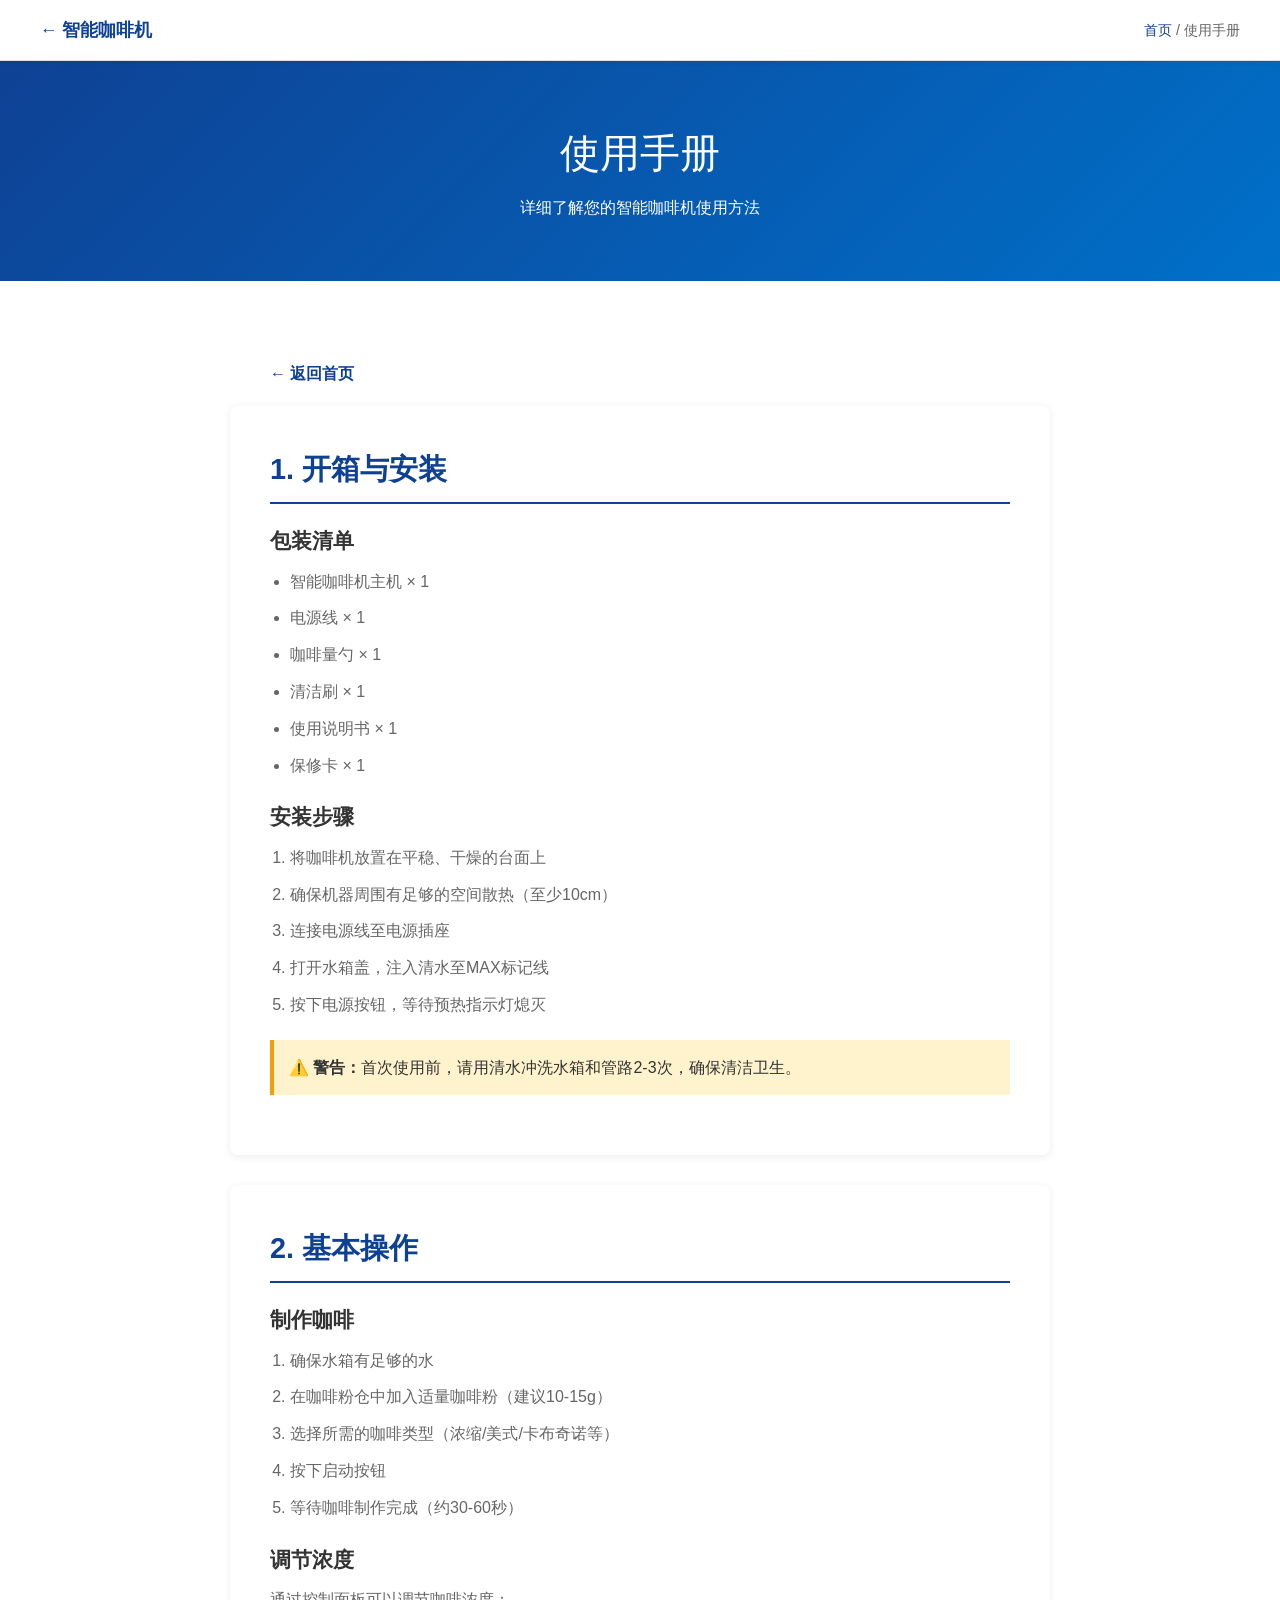
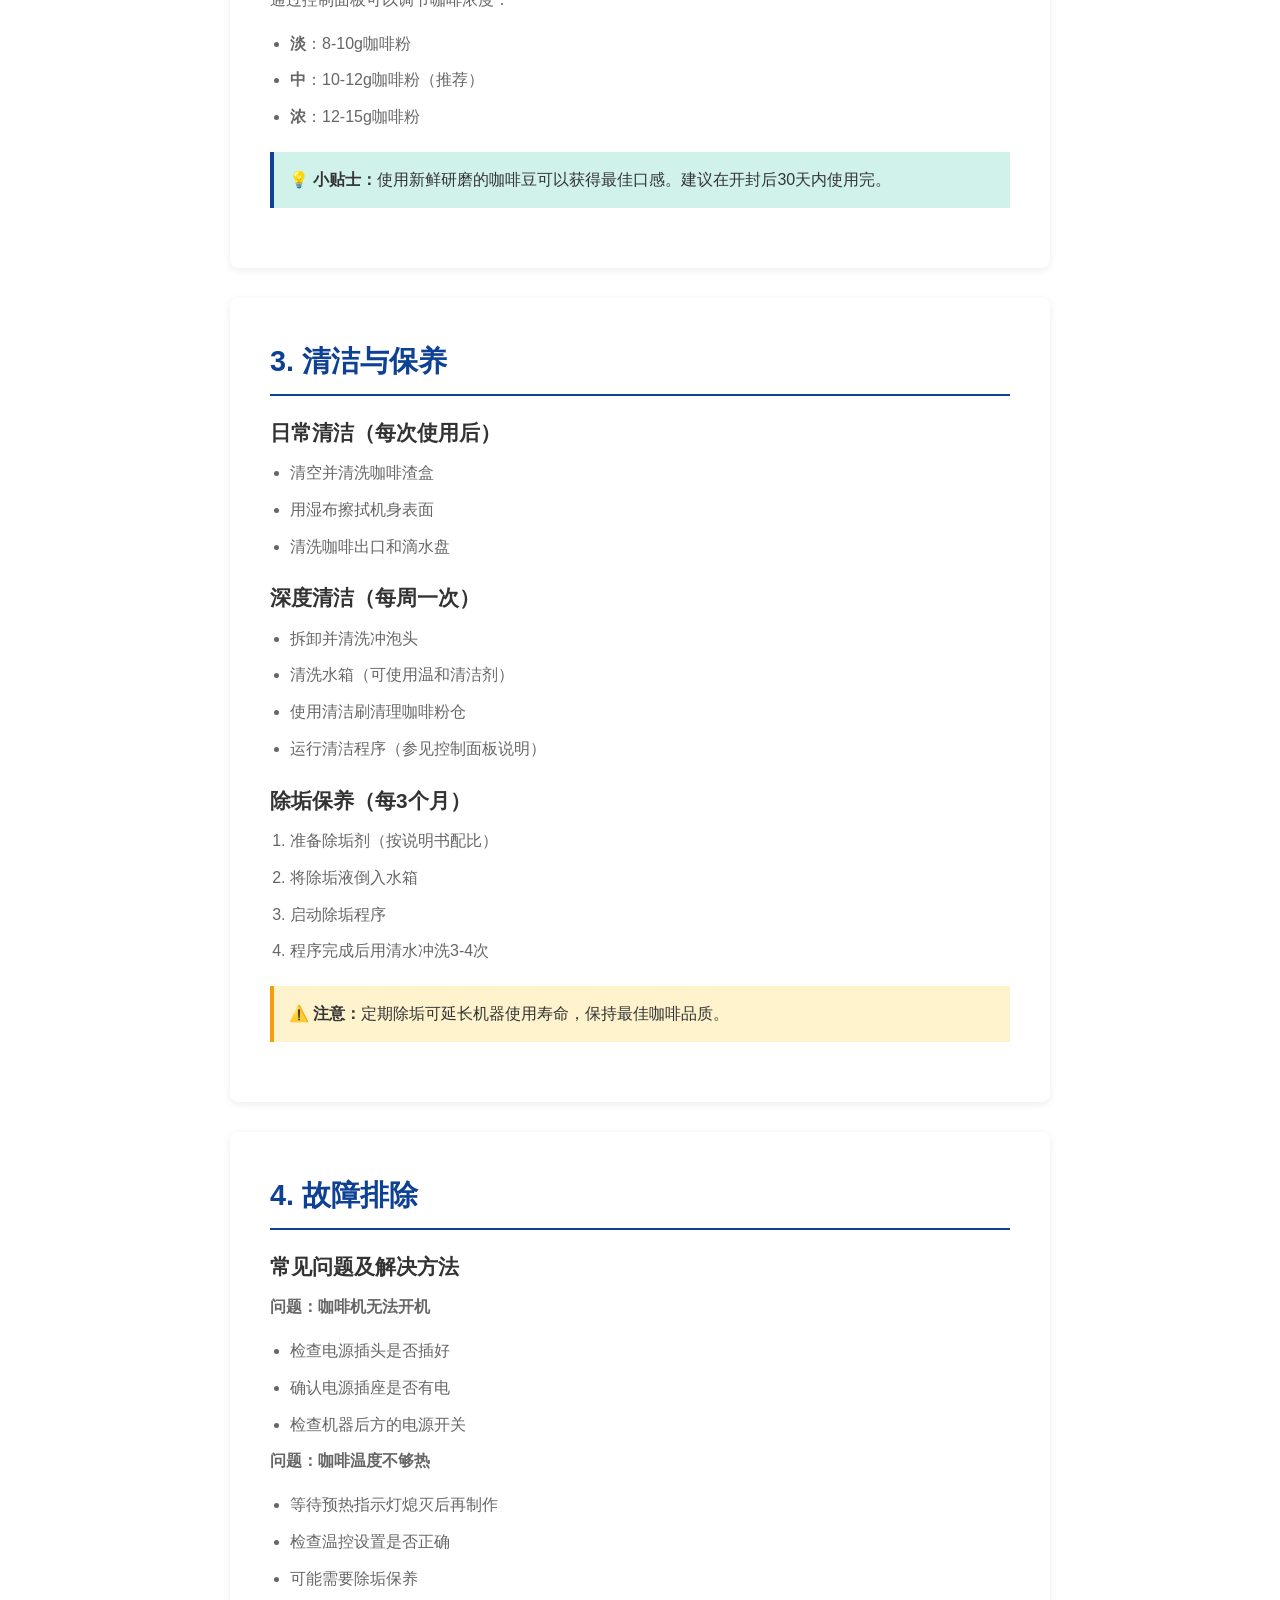
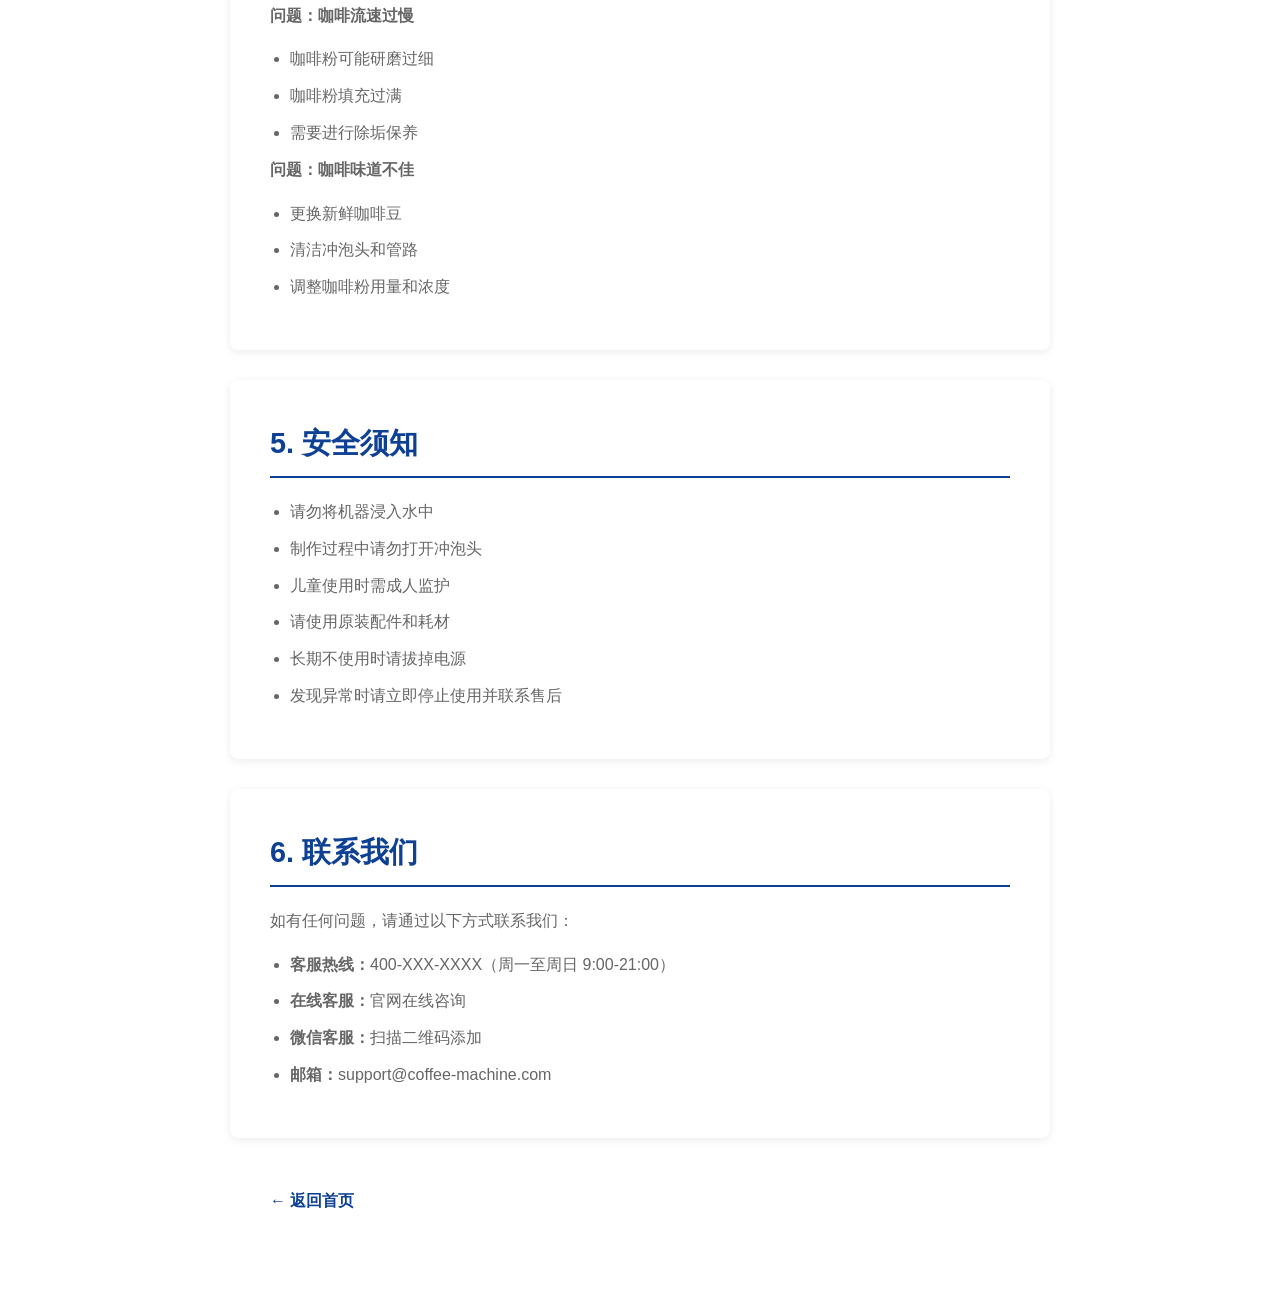
<file: manual.html>
<!DOCTYPE html>
<html lang="zh-CN">
<head>
    <meta charset="UTF-8">
    <meta name="viewport" content="width=device-width, initial-scale=1.0">
    <title>使用手册 - 智能咖啡机</title>
    <link rel="stylesheet" href="style.css">
    <style>
        .sub-navbar {
            background-color: #fff;
            border-bottom: 1px solid #e0e0e0;
            padding: 16px 0;
            position: sticky;
            top: 0;
            z-index: 100;
            box-shadow: 0 2px 4px rgba(0,0,0,0.05);
        }
        .sub-navbar .container {
            display: flex;
            justify-content: space-between;
            align-items: center;
        }
        .home-link {
            color: #0e4194;
            text-decoration: none;
            font-weight: 600;
            font-size: 1.1rem;
            transition: color 0.2s ease;
        }
        .home-link:hover {
            color: #0070c9;
        }
        .breadcrumb {
            color: #666;
            font-size: 0.9rem;
        }
        .breadcrumb a {
            color: #0e4194;
            text-decoration: none;
        }
        .breadcrumb a:hover {
            text-decoration: underline;
        }
        .page-header {
            background: linear-gradient(135deg, #0e4194 0%, #0070c9 100%);
            padding: 60px 0;
            text-align: center;
            color: white;
        }
        .page-title {
            font-size: 2.5rem;
            font-weight: 300;
            margin-bottom: 10px;
        }
        .page-content {
            padding: 60px 0;
            max-width: 900px;
            margin: 0 auto;
        }
        .manual-section {
            background: white;
            padding: 40px;
            margin-bottom: 30px;
            border-radius: 8px;
            box-shadow: 0 2px 8px rgba(0, 0, 0, 0.08);
        }
        .manual-section h2 {
            color: #0e4194;
            font-size: 1.8rem;
            margin-bottom: 20px;
            border-bottom: 2px solid #0e4194;
            padding-bottom: 10px;
        }
        .manual-section h3 {
            color: #333;
            font-size: 1.3rem;
            margin: 20px 0 10px;
        }
        .manual-section p {
            line-height: 1.8;
            color: #666;
            margin-bottom: 15px;
        }
        .manual-section ul, .manual-section ol {
            margin-left: 20px;
            line-height: 1.8;
            color: #666;
        }
        .manual-section li {
            margin-bottom: 8px;
        }
        .warning-box {
            background-color: #fff3cd;
            border-left: 4px solid #f59e0b;
            padding: 15px;
            margin: 20px 0;
        }
        .tip-box {
            background-color: #d1f2eb;
            border-left: 4px solid #0e4194;
            padding: 15px;
            margin: 20px 0;
        }
        .back-link {
            display: inline-block;
            margin: 20px 40px;
            color: #0e4194;
            text-decoration: none;
            font-weight: 600;
        }
        .back-link:hover {
            text-decoration: underline;
        }
    </style>
</head>
<body>
    <!-- 导航栏 -->
    <nav class="sub-navbar">
        <div class="container">
            <a href="index.html" class="home-link">← 智能咖啡机</a>
            <div class="breadcrumb">
                <a href="index.html">首页</a> / 使用手册
            </div>
        </div>
    </nav>

    <div class="page-header">
        <div class="container">
            <h1 class="page-title">使用手册</h1>
            <p>详细了解您的智能咖啡机使用方法</p>
        </div>
    </div>

    <div class="page-content">
        <div class="container">
            <a href="index.html" class="back-link">← 返回首页</a>

            <div class="manual-section">
                <h2>1. 开箱与安装</h2>
                <h3>包装清单</h3>
                <ul>
                    <li>智能咖啡机主机 × 1</li>
                    <li>电源线 × 1</li>
                    <li>咖啡量勺 × 1</li>
                    <li>清洁刷 × 1</li>
                    <li>使用说明书 × 1</li>
                    <li>保修卡 × 1</li>
                </ul>

                <h3>安装步骤</h3>
                <ol>
                    <li>将咖啡机放置在平稳、干燥的台面上</li>
                    <li>确保机器周围有足够的空间散热（至少10cm）</li>
                    <li>连接电源线至电源插座</li>
                    <li>打开水箱盖，注入清水至MAX标记线</li>
                    <li>按下电源按钮，等待预热指示灯熄灭</li>
                </ol>

                <div class="warning-box">
                    <strong>⚠️ 警告：</strong>首次使用前，请用清水冲洗水箱和管路2-3次，确保清洁卫生。
                </div>
            </div>

            <div class="manual-section">
                <h2>2. 基本操作</h2>
                <h3>制作咖啡</h3>
                <ol>
                    <li>确保水箱有足够的水</li>
                    <li>在咖啡粉仓中加入适量咖啡粉（建议10-15g）</li>
                    <li>选择所需的咖啡类型（浓缩/美式/卡布奇诺等）</li>
                    <li>按下启动按钮</li>
                    <li>等待咖啡制作完成（约30-60秒）</li>
                </ol>

                <h3>调节浓度</h3>
                <p>通过控制面板可以调节咖啡浓度：</p>
                <ul>
                    <li><strong>淡</strong>：8-10g咖啡粉</li>
                    <li><strong>中</strong>：10-12g咖啡粉（推荐）</li>
                    <li><strong>浓</strong>：12-15g咖啡粉</li>
                </ul>

                <div class="tip-box">
                    <strong>💡 小贴士：</strong>使用新鲜研磨的咖啡豆可以获得最佳口感。建议在开封后30天内使用完。
                </div>
            </div>

            <div class="manual-section">
                <h2>3. 清洁与保养</h2>
                <h3>日常清洁（每次使用后）</h3>
                <ul>
                    <li>清空并清洗咖啡渣盒</li>
                    <li>用湿布擦拭机身表面</li>
                    <li>清洗咖啡出口和滴水盘</li>
                </ul>

                <h3>深度清洁（每周一次）</h3>
                <ul>
                    <li>拆卸并清洗冲泡头</li>
                    <li>清洗水箱（可使用温和清洁剂）</li>
                    <li>使用清洁刷清理咖啡粉仓</li>
                    <li>运行清洁程序（参见控制面板说明）</li>
                </ul>

                <h3>除垢保养（每3个月）</h3>
                <ol>
                    <li>准备除垢剂（按说明书配比）</li>
                    <li>将除垢液倒入水箱</li>
                    <li>启动除垢程序</li>
                    <li>程序完成后用清水冲洗3-4次</li>
                </ol>

                <div class="warning-box">
                    <strong>⚠️ 注意：</strong>定期除垢可延长机器使用寿命，保持最佳咖啡品质。
                </div>
            </div>

            <div class="manual-section">
                <h2>4. 故障排除</h2>
                <h3>常见问题及解决方法</h3>

                <p><strong>问题：咖啡机无法开机</strong></p>
                <ul>
                    <li>检查电源插头是否插好</li>
                    <li>确认电源插座是否有电</li>
                    <li>检查机器后方的电源开关</li>
                </ul>

                <p><strong>问题：咖啡温度不够热</strong></p>
                <ul>
                    <li>等待预热指示灯熄灭后再制作</li>
                    <li>检查温控设置是否正确</li>
                    <li>可能需要除垢保养</li>
                </ul>

                <p><strong>问题：咖啡流速过慢</strong></p>
                <ul>
                    <li>咖啡粉可能研磨过细</li>
                    <li>咖啡粉填充过满</li>
                    <li>需要进行除垢保养</li>
                </ul>

                <p><strong>问题：咖啡味道不佳</strong></p>
                <ul>
                    <li>更换新鲜咖啡豆</li>
                    <li>清洁冲泡头和管路</li>
                    <li>调整咖啡粉用量和浓度</li>
                </ul>
            </div>

            <div class="manual-section">
                <h2>5. 安全须知</h2>
                <ul>
                    <li>请勿将机器浸入水中</li>
                    <li>制作过程中请勿打开冲泡头</li>
                    <li>儿童使用时需成人监护</li>
                    <li>请使用原装配件和耗材</li>
                    <li>长期不使用时请拔掉电源</li>
                    <li>发现异常时请立即停止使用并联系售后</li>
                </ul>
            </div>

            <div class="manual-section">
                <h2>6. 联系我们</h2>
                <p>如有任何问题，请通过以下方式联系我们：</p>
                <ul>
                    <li><strong>客服热线：</strong>400-XXX-XXXX（周一至周日 9:00-21:00）</li>
                    <li><strong>在线客服：</strong>官网在线咨询</li>
                    <li><strong>微信客服：</strong>扫描二维码添加</li>
                    <li><strong>邮箱：</strong>support@coffee-machine.com</li>
                </ul>
            </div>

            <a href="index.html" class="back-link">← 返回首页</a>
        </div>
    </div>
</body>
</html>
</file>
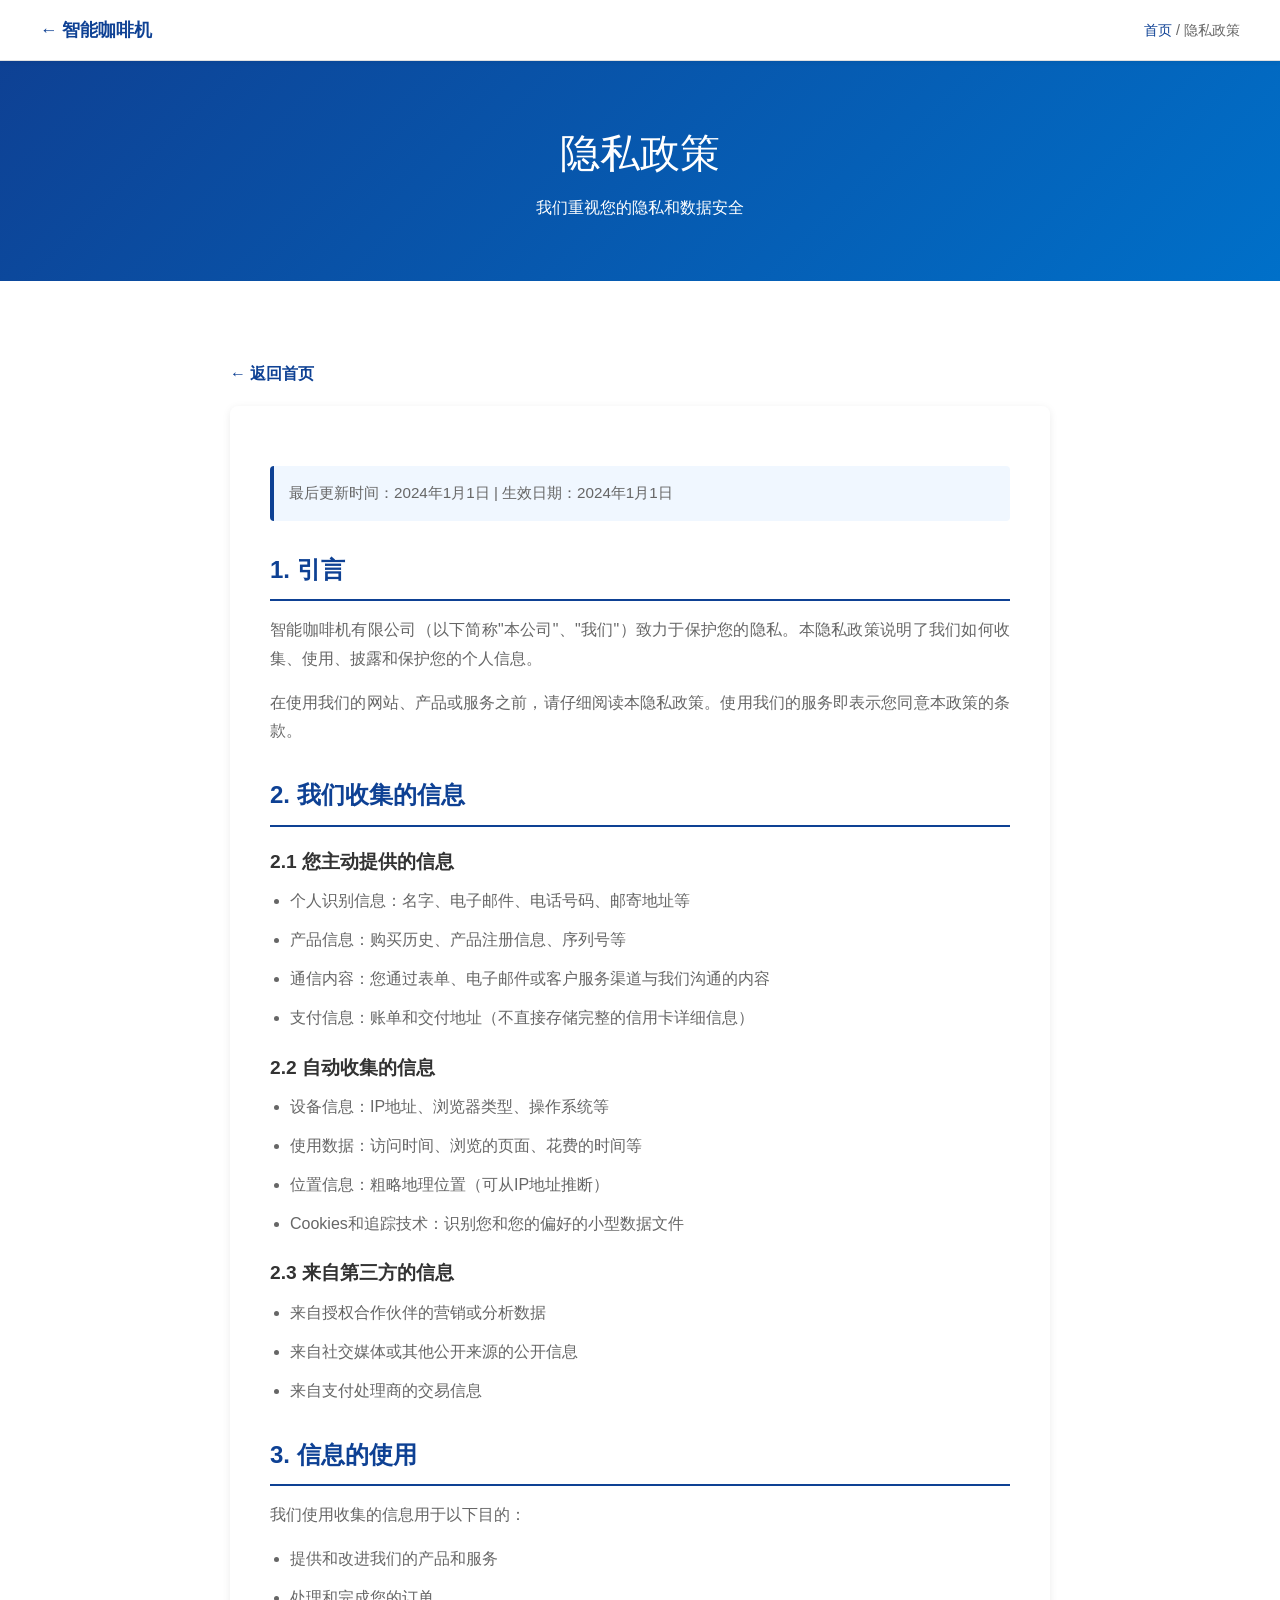
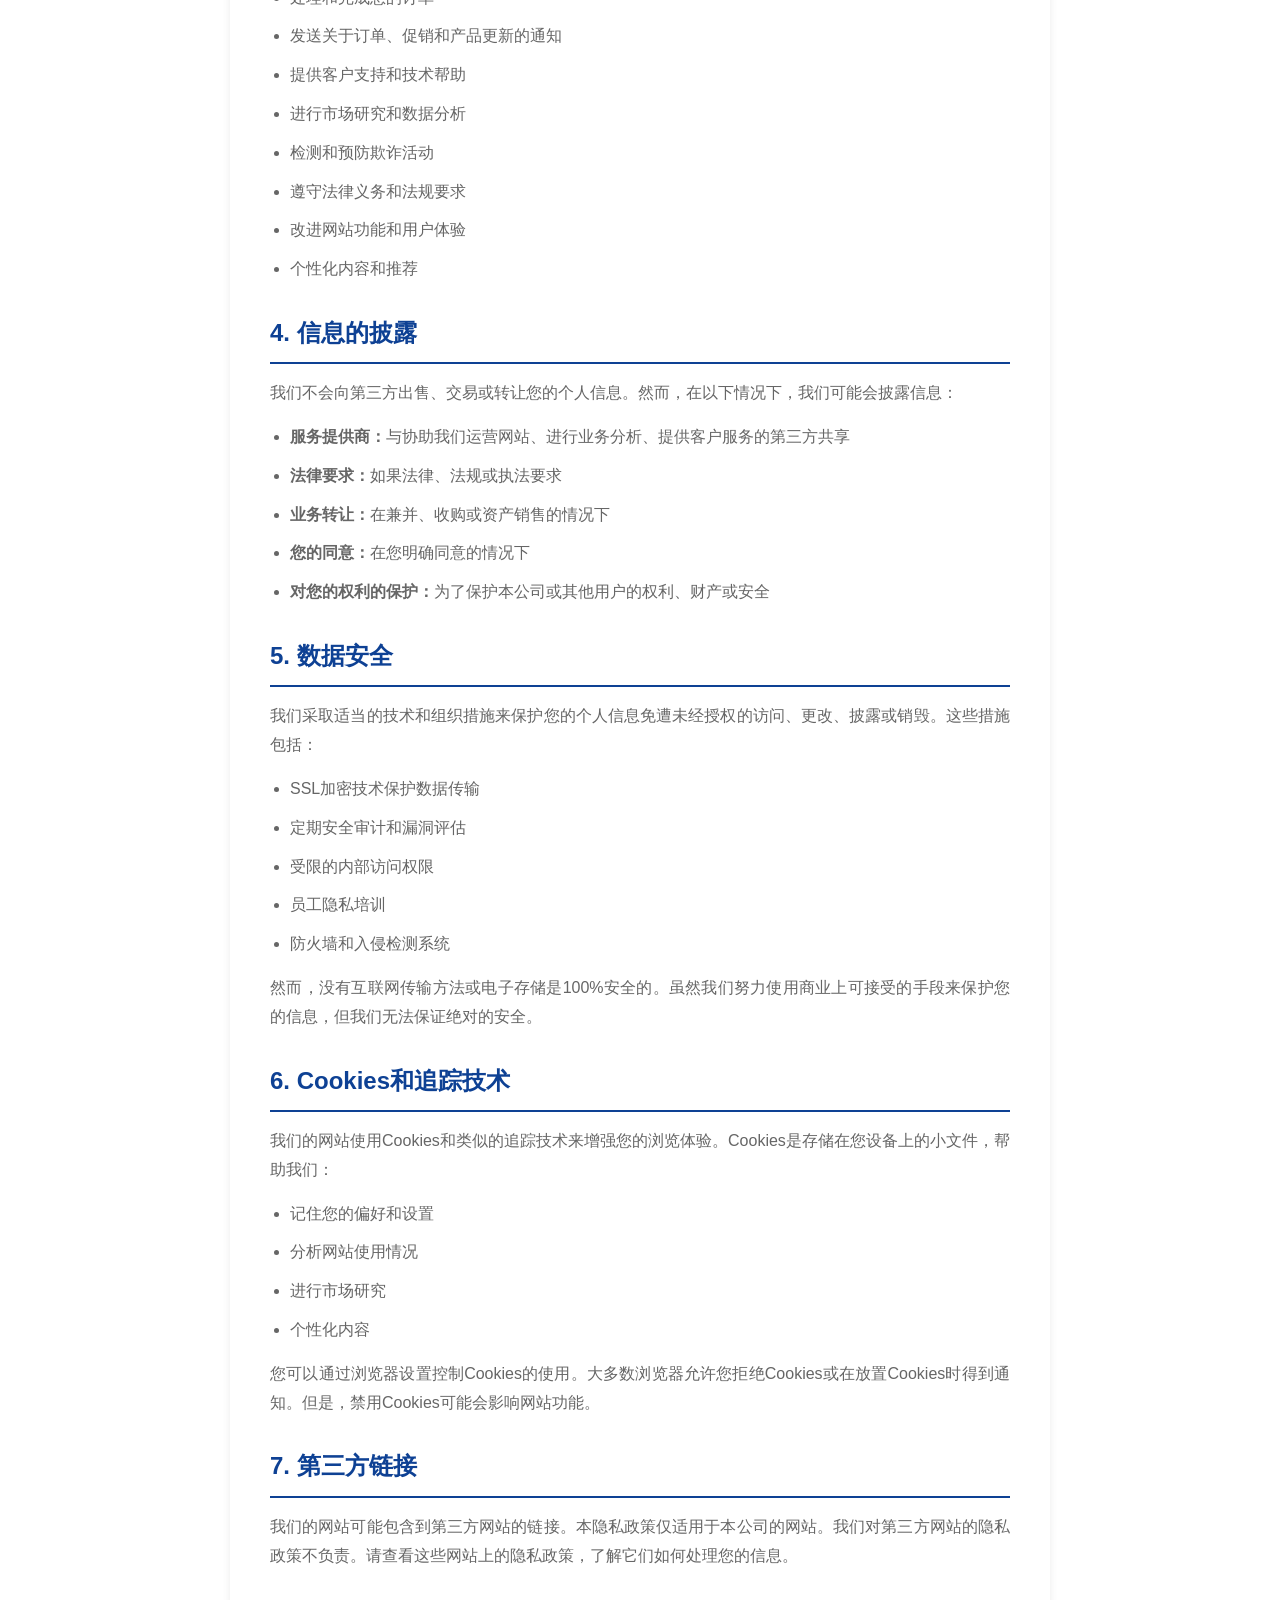
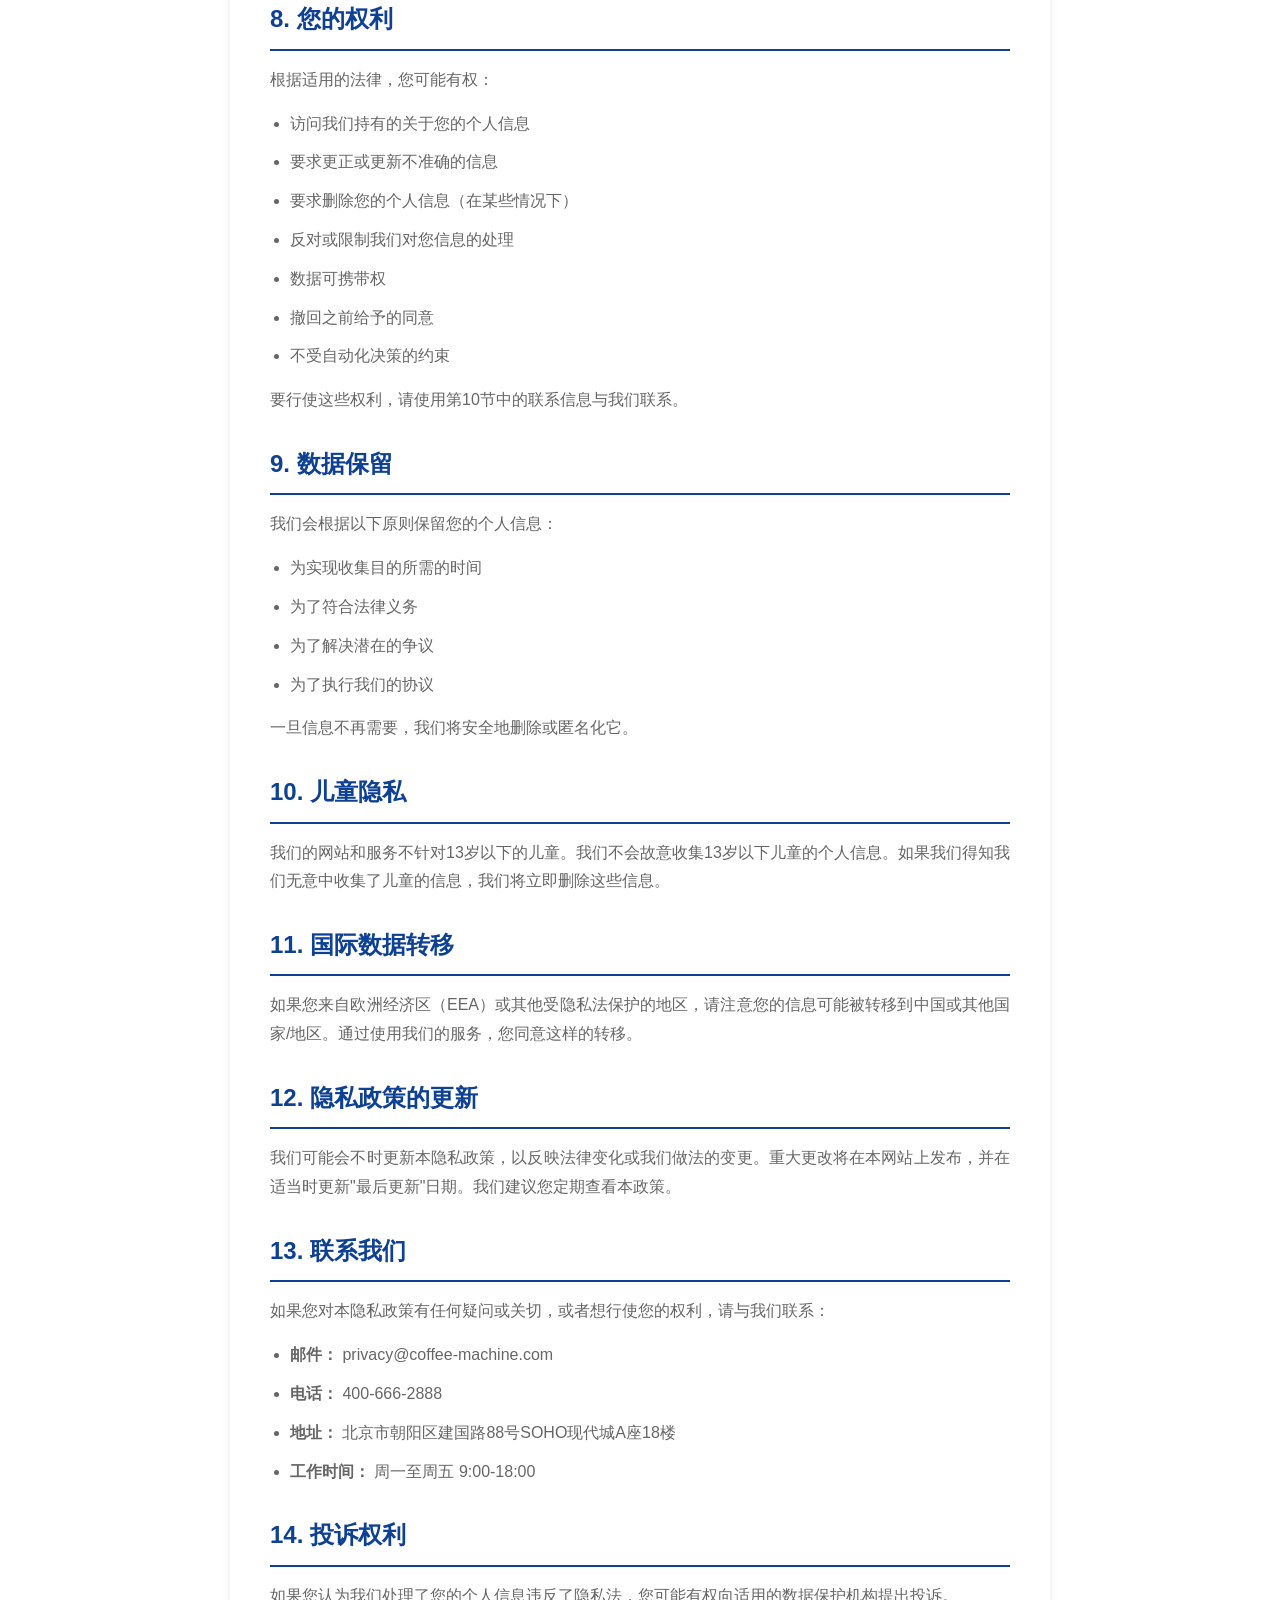
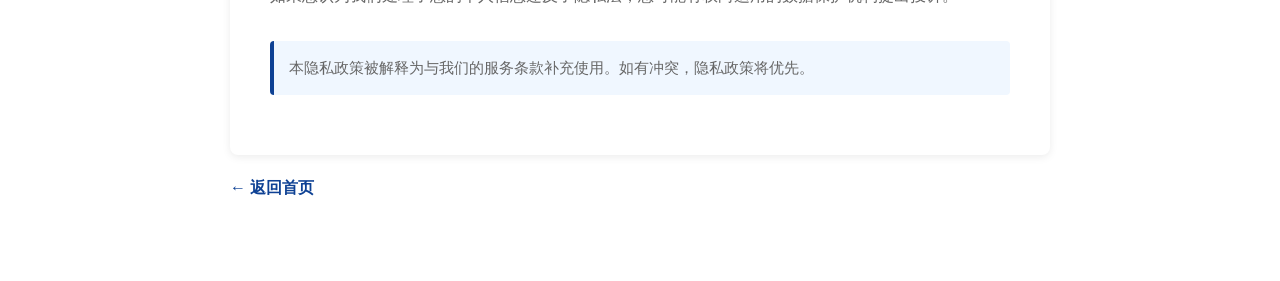
<file: privacy.html>
<!DOCTYPE html>
<html lang="zh-CN">
<head>
    <meta charset="UTF-8">
    <meta name="viewport" content="width=device-width, initial-scale=1.0">
    <title>隐私政策 - 智能咖啡机</title>
    <link rel="stylesheet" href="style.css">
    <style>
        .sub-navbar {
            background-color: #fff;
            border-bottom: 1px solid #e0e0e0;
            padding: 16px 0;
            position: sticky;
            top: 0;
            z-index: 100;
            box-shadow: 0 2px 4px rgba(0,0,0,0.05);
        }
        .sub-navbar .container {
            display: flex;
            justify-content: space-between;
            align-items: center;
        }
        .home-link {
            color: #0e4194;
            text-decoration: none;
            font-weight: 600;
            font-size: 1.1rem;
            transition: color 0.2s ease;
        }
        .home-link:hover {
            color: #0070c9;
        }
        .breadcrumb {
            color: #666;
            font-size: 0.9rem;
        }
        .breadcrumb a {
            color: #0e4194;
            text-decoration: none;
        }
        .breadcrumb a:hover {
            text-decoration: underline;
        }
        .page-header {
            background: linear-gradient(135deg, #0e4194 0%, #0070c9 100%);
            padding: 60px 0;
            text-align: center;
            color: white;
        }
        .page-title {
            font-size: 2.5rem;
            font-weight: 300;
            margin-bottom: 10px;
        }
        .page-content {
            padding: 60px 0;
            max-width: 900px;
            margin: 0 auto;
        }
        .legal-content {
            background: white;
            padding: 40px;
            border-radius: 8px;
            box-shadow: 0 2px 8px rgba(0, 0, 0, 0.08);
        }
        .legal-content h2 {
            color: #0e4194;
            font-size: 1.5rem;
            margin: 30px 0 15px;
            border-bottom: 2px solid #0e4194;
            padding-bottom: 10px;
        }
        .legal-content h2:first-child {
            margin-top: 0;
        }
        .legal-content h3 {
            color: #333;
            font-size: 1.2rem;
            margin: 20px 0 10px;
            font-weight: 600;
        }
        .legal-content p {
            line-height: 1.8;
            color: #666;
            margin-bottom: 15px;
            text-align: justify;
        }
        .legal-content ul, .legal-content ol {
            margin-left: 20px;
            line-height: 1.8;
            color: #666;
            margin-bottom: 15px;
        }
        .legal-content li {
            margin-bottom: 10px;
        }
        .update-time {
            background: #f0f7ff;
            border-left: 4px solid #0e4194;
            padding: 15px;
            border-radius: 4px;
            margin: 20px 0;
            font-size: 0.95rem;
            color: #666;
        }
        .back-link {
            display: inline-block;
            margin: 20px 0;
            color: #0e4194;
            text-decoration: none;
            font-weight: 600;
        }
        .back-link:hover {
            text-decoration: underline;
        }
        @media (max-width: 768px) {
            .page-title {
                font-size: 2rem;
            }
            .legal-content {
                padding: 30px;
            }
        }
    </style>
</head>
<body>
    <!-- 导航栏 -->
    <nav class="sub-navbar">
        <div class="container">
            <a href="index.html" class="home-link">← 智能咖啡机</a>
            <div class="breadcrumb">
                <a href="index.html">首页</a> / 隐私政策
            </div>
        </div>
    </nav>

    <div class="page-header">
        <div class="container">
            <h1 class="page-title">隐私政策</h1>
            <p>我们重视您的隐私和数据安全</p>
        </div>
    </div>

    <div class="page-content">
        <div class="container">
            <a href="index.html" class="back-link">← 返回首页</a>

            <div class="legal-content">
                <div class="update-time">
                    最后更新时间：2024年1月1日 | 生效日期：2024年1月1日
                </div>

                <h2>1. 引言</h2>
                <p>智能咖啡机有限公司（以下简称"本公司"、"我们"）致力于保护您的隐私。本隐私政策说明了我们如何收集、使用、披露和保护您的个人信息。</p>
                <p>在使用我们的网站、产品或服务之前，请仔细阅读本隐私政策。使用我们的服务即表示您同意本政策的条款。</p>

                <h2>2. 我们收集的信息</h2>
                <h3>2.1 您主动提供的信息</h3>
                <ul>
                    <li>个人识别信息：名字、电子邮件、电话号码、邮寄地址等</li>
                    <li>产品信息：购买历史、产品注册信息、序列号等</li>
                    <li>通信内容：您通过表单、电子邮件或客户服务渠道与我们沟通的内容</li>
                    <li>支付信息：账单和交付地址（不直接存储完整的信用卡详细信息）</li>
                </ul>

                <h3>2.2 自动收集的信息</h3>
                <ul>
                    <li>设备信息：IP地址、浏览器类型、操作系统等</li>
                    <li>使用数据：访问时间、浏览的页面、花费的时间等</li>
                    <li>位置信息：粗略地理位置（可从IP地址推断）</li>
                    <li>Cookies和追踪技术：识别您和您的偏好的小型数据文件</li>
                </ul>

                <h3>2.3 来自第三方的信息</h3>
                <ul>
                    <li>来自授权合作伙伴的营销或分析数据</li>
                    <li>来自社交媒体或其他公开来源的公开信息</li>
                    <li>来自支付处理商的交易信息</li>
                </ul>

                <h2>3. 信息的使用</h2>
                <p>我们使用收集的信息用于以下目的：</p>
                <ul>
                    <li>提供和改进我们的产品和服务</li>
                    <li>处理和完成您的订单</li>
                    <li>发送关于订单、促销和产品更新的通知</li>
                    <li>提供客户支持和技术帮助</li>
                    <li>进行市场研究和数据分析</li>
                    <li>检测和预防欺诈活动</li>
                    <li>遵守法律义务和法规要求</li>
                    <li>改进网站功能和用户体验</li>
                    <li>个性化内容和推荐</li>
                </ul>

                <h2>4. 信息的披露</h2>
                <p>我们不会向第三方出售、交易或转让您的个人信息。然而，在以下情况下，我们可能会披露信息：</p>
                <ul>
                    <li><strong>服务提供商：</strong>与协助我们运营网站、进行业务分析、提供客户服务的第三方共享</li>
                    <li><strong>法律要求：</strong>如果法律、法规或执法要求</li>
                    <li><strong>业务转让：</strong>在兼并、收购或资产销售的情况下</li>
                    <li><strong>您的同意：</strong>在您明确同意的情况下</li>
                    <li><strong>对您的权利的保护：</strong>为了保护本公司或其他用户的权利、财产或安全</li>
                </ul>

                <h2>5. 数据安全</h2>
                <p>我们采取适当的技术和组织措施来保护您的个人信息免遭未经授权的访问、更改、披露或销毁。这些措施包括：</p>
                <ul>
                    <li>SSL加密技术保护数据传输</li>
                    <li>定期安全审计和漏洞评估</li>
                    <li>受限的内部访问权限</li>
                    <li>员工隐私培训</li>
                    <li>防火墙和入侵检测系统</li>
                </ul>
                <p>然而，没有互联网传输方法或电子存储是100%安全的。虽然我们努力使用商业上可接受的手段来保护您的信息，但我们无法保证绝对的安全。</p>

                <h2>6. Cookies和追踪技术</h2>
                <p>我们的网站使用Cookies和类似的追踪技术来增强您的浏览体验。Cookies是存储在您设备上的小文件，帮助我们：</p>
                <ul>
                    <li>记住您的偏好和设置</li>
                    <li>分析网站使用情况</li>
                    <li>进行市场研究</li>
                    <li>个性化内容</li>
                </ul>
                <p>您可以通过浏览器设置控制Cookies的使用。大多数浏览器允许您拒绝Cookies或在放置Cookies时得到通知。但是，禁用Cookies可能会影响网站功能。</p>

                <h2>7. 第三方链接</h2>
                <p>我们的网站可能包含到第三方网站的链接。本隐私政策仅适用于本公司的网站。我们对第三方网站的隐私政策不负责。请查看这些网站上的隐私政策，了解它们如何处理您的信息。</p>

                <h2>8. 您的权利</h2>
                <p>根据适用的法律，您可能有权：</p>
                <ul>
                    <li>访问我们持有的关于您的个人信息</li>
                    <li>要求更正或更新不准确的信息</li>
                    <li>要求删除您的个人信息（在某些情况下）</li>
                    <li>反对或限制我们对您信息的处理</li>
                    <li>数据可携带权</li>
                    <li>撤回之前给予的同意</li>
                    <li>不受自动化决策的约束</li>
                </ul>
                <p>要行使这些权利，请使用第10节中的联系信息与我们联系。</p>

                <h2>9. 数据保留</h2>
                <p>我们会根据以下原则保留您的个人信息：</p>
                <ul>
                    <li>为实现收集目的所需的时间</li>
                    <li>为了符合法律义务</li>
                    <li>为了解决潜在的争议</li>
                    <li>为了执行我们的协议</li>
                </ul>
                <p>一旦信息不再需要，我们将安全地删除或匿名化它。</p>

                <h2>10. 儿童隐私</h2>
                <p>我们的网站和服务不针对13岁以下的儿童。我们不会故意收集13岁以下儿童的个人信息。如果我们得知我们无意中收集了儿童的信息，我们将立即删除这些信息。</p>

                <h2>11. 国际数据转移</h2>
                <p>如果您来自欧洲经济区（EEA）或其他受隐私法保护的地区，请注意您的信息可能被转移到中国或其他国家/地区。通过使用我们的服务，您同意这样的转移。</p>

                <h2>12. 隐私政策的更新</h2>
                <p>我们可能会不时更新本隐私政策，以反映法律变化或我们做法的变更。重大更改将在本网站上发布，并在适当时更新"最后更新"日期。我们建议您定期查看本政策。</p>

                <h2>13. 联系我们</h2>
                <p>如果您对本隐私政策有任何疑问或关切，或者想行使您的权利，请与我们联系：</p>
                <ul>
                    <li><strong>邮件：</strong> privacy@coffee-machine.com</li>
                    <li><strong>电话：</strong> 400-666-2888</li>
                    <li><strong>地址：</strong> 北京市朝阳区建国路88号SOHO现代城A座18楼</li>
                    <li><strong>工作时间：</strong> 周一至周五 9:00-18:00</li>
                </ul>

                <h2>14. 投诉权利</h2>
                <p>如果您认为我们处理了您的个人信息违反了隐私法，您可能有权向适用的数据保护机构提出投诉。</p>

                <div class="update-time" style="margin-top: 30px;">
                    本隐私政策被解释为与我们的服务条款补充使用。如有冲突，隐私政策将优先。
                </div>
            </div>

            <a href="index.html" class="back-link">← 返回首页</a>
        </div>
    </div>
</body>
</html>
</file>
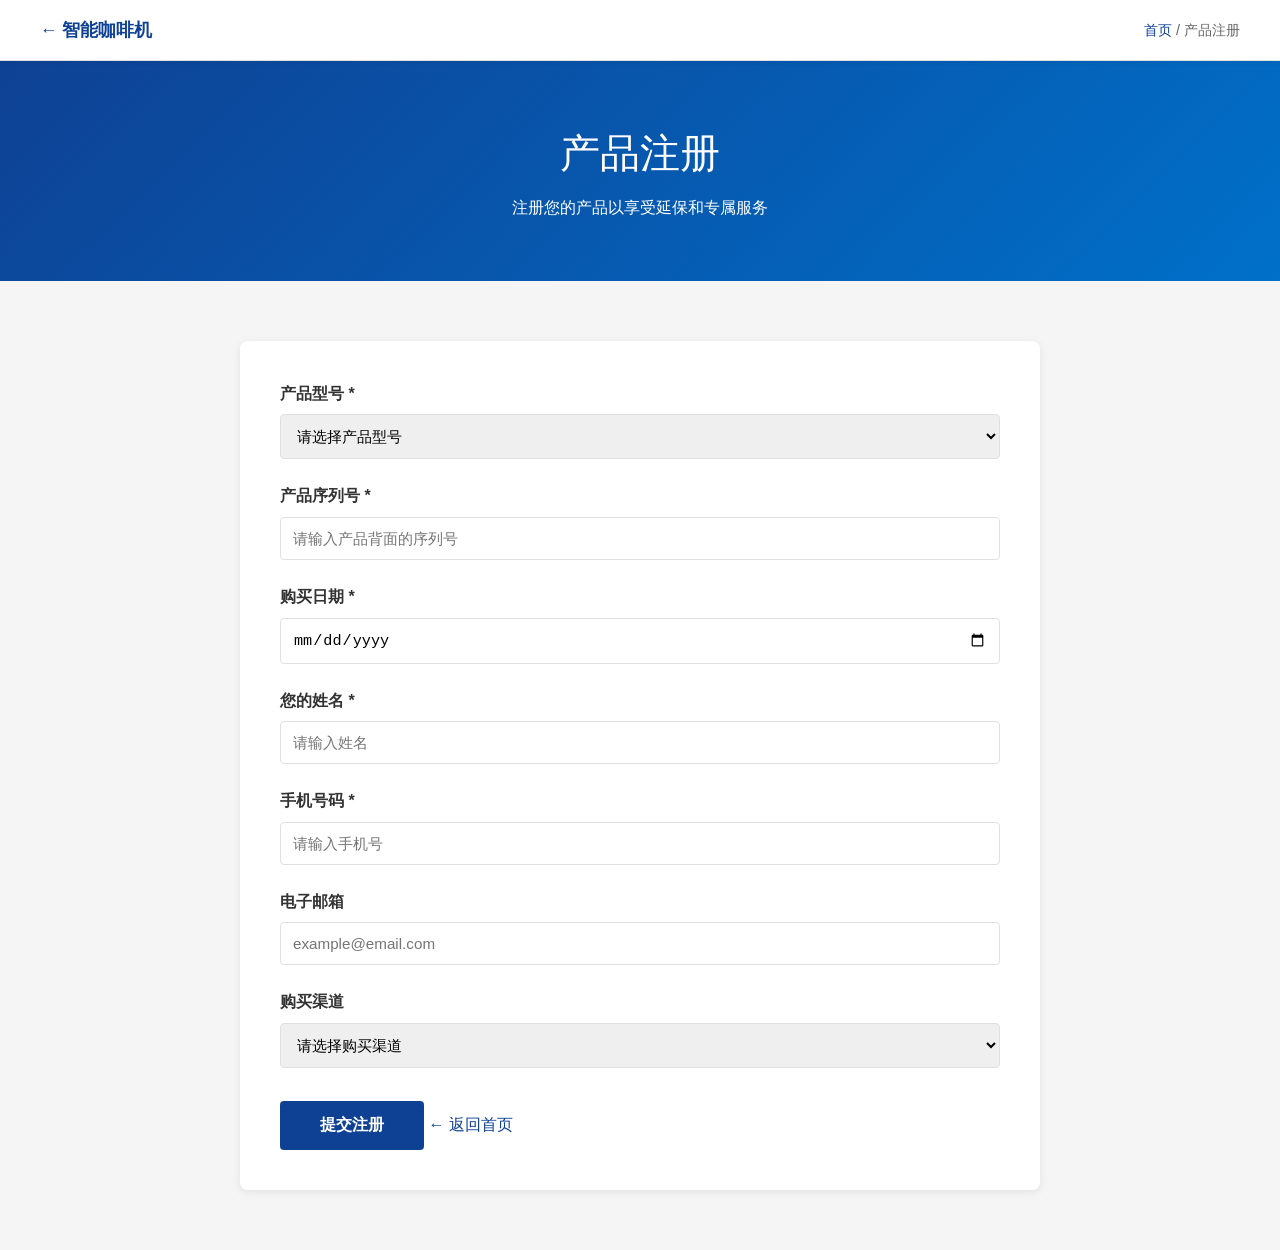
<file: register.html>
<!DOCTYPE html>
<html lang="zh-CN">
<head>
    <meta charset="UTF-8">
    <meta name="viewport" content="width=device-width, initial-scale=1.0">
    <title>产品注册 - 智能咖啡机</title>
    <link rel="stylesheet" href="style.css">
    <style>
        .sub-navbar {
            background-color: #fff;
            border-bottom: 1px solid #e0e0e0;
            padding: 16px 0;
            position: sticky;
            top: 0;
            z-index: 100;
            box-shadow: 0 2px 4px rgba(0,0,0,0.05);
        }
        .sub-navbar .container {
            display: flex;
            justify-content: space-between;
            align-items: center;
        }
        .home-link {
            color: #0e4194;
            text-decoration: none;
            font-weight: 600;
            font-size: 1.1rem;
            transition: color 0.2s ease;
        }
        .home-link:hover {
            color: #0070c9;
        }
        .breadcrumb {
            color: #666;
            font-size: 0.9rem;
        }
        .breadcrumb a {
            color: #0e4194;
            text-decoration: none;
        }
        .breadcrumb a:hover {
            text-decoration: underline;
        }
        .page-header {
            background: linear-gradient(135deg, #0e4194 0%, #0070c9 100%);
            padding: 60px 0;
            text-align: center;
            color: white;
        }
        .page-title {
            font-size: 2.5rem;
            font-weight: 300;
            margin-bottom: 10px;
        }
        .page-content {
            padding: 60px 0;
            background-color: #f5f5f5;
        }
        .form-container {
            max-width: 800px;
            margin: 0 auto;
            background: white;
            padding: 40px;
            border-radius: 8px;
            box-shadow: 0 2px 8px rgba(0, 0, 0, 0.08);
        }
        .form-group {
            margin-bottom: 24px;
        }
        .form-label {
            display: block;
            margin-bottom: 8px;
            font-weight: 600;
            color: #333;
        }
        .form-input, .form-select {
            width: 100%;
            padding: 12px;
            border: 1px solid #e0e0e0;
            border-radius: 4px;
            font-size: 0.95rem;
            transition: border-color 0.2s ease;
        }
        .form-input:focus, .form-select:focus {
            outline: none;
            border-color: #0e4194;
        }
        .form-submit {
            background-color: #0e4194;
            color: white;
            border: none;
            padding: 14px 40px;
            border-radius: 4px;
            font-size: 1rem;
            font-weight: 600;
            cursor: pointer;
            transition: background-color 0.2s ease;
        }
        .form-submit:hover {
            background-color: #0a3470;
        }
        .back-link {
            display: inline-block;
            margin-top: 20px;
            color: #0e4194;
            text-decoration: none;
        }
        .back-link:hover {
            text-decoration: underline;
        }
    </style>
</head>
<body>
    <!-- 导航栏 -->
    <nav class="sub-navbar">
        <div class="container">
            <a href="index.html" class="home-link">← 智能咖啡机</a>
            <div class="breadcrumb">
                <a href="index.html">首页</a> / 产品注册
            </div>
        </div>
    </nav>

    <div class="page-header">
        <div class="container">
            <h1 class="page-title">产品注册</h1>
            <p>注册您的产品以享受延保和专属服务</p>
        </div>
    </div>

    <div class="page-content">
        <div class="container">
            <div class="form-container">
                <form id="registerForm">
                    <div class="form-group">
                        <label class="form-label">产品型号 *</label>
                        <select class="form-select" required>
                            <option value="">请选择产品型号</option>
                            <option value="CM-L100">智能咖啡机 Lite (CM-L100)</option>
                            <option value="CM-P300">智能咖啡机 Pro (CM-P300)</option>
                            <option value="CM-U500">智能咖啡机 Ultra (CM-U500)</option>
                        </select>
                    </div>

                    <div class="form-group">
                        <label class="form-label">产品序列号 *</label>
                        <input type="text" class="form-input" placeholder="请输入产品背面的序列号" required>
                    </div>

                    <div class="form-group">
                        <label class="form-label">购买日期 *</label>
                        <input type="date" class="form-input" required>
                    </div>

                    <div class="form-group">
                        <label class="form-label">您的姓名 *</label>
                        <input type="text" class="form-input" placeholder="请输入姓名" required>
                    </div>

                    <div class="form-group">
                        <label class="form-label">手机号码 *</label>
                        <input type="tel" class="form-input" placeholder="请输入手机号" required>
                    </div>

                    <div class="form-group">
                        <label class="form-label">电子邮箱</label>
                        <input type="email" class="form-input" placeholder="example@email.com">
                    </div>

                    <div class="form-group">
                        <label class="form-label">购买渠道</label>
                        <select class="form-select">
                            <option value="">请选择购买渠道</option>
                            <option value="official">官方网站</option>
                            <option value="jd">京东</option>
                            <option value="tmall">天猫</option>
                            <option value="offline">线下门店</option>
                            <option value="other">其他</option>
                        </select>
                    </div>

                    <button type="submit" class="form-submit">提交注册</button>
                    <a href="index.html" class="back-link">← 返回首页</a>
                </form>
            </div>
        </div>
    </div>

    <script>
        document.getElementById('registerForm').addEventListener('submit', function(e) {
            e.preventDefault();
            alert('注册成功！我们已收到您的产品注册信息，稍后会发送确认邮件至您的邮箱。');
            this.reset();
        });
    </script>
</body>
</html>
</file>
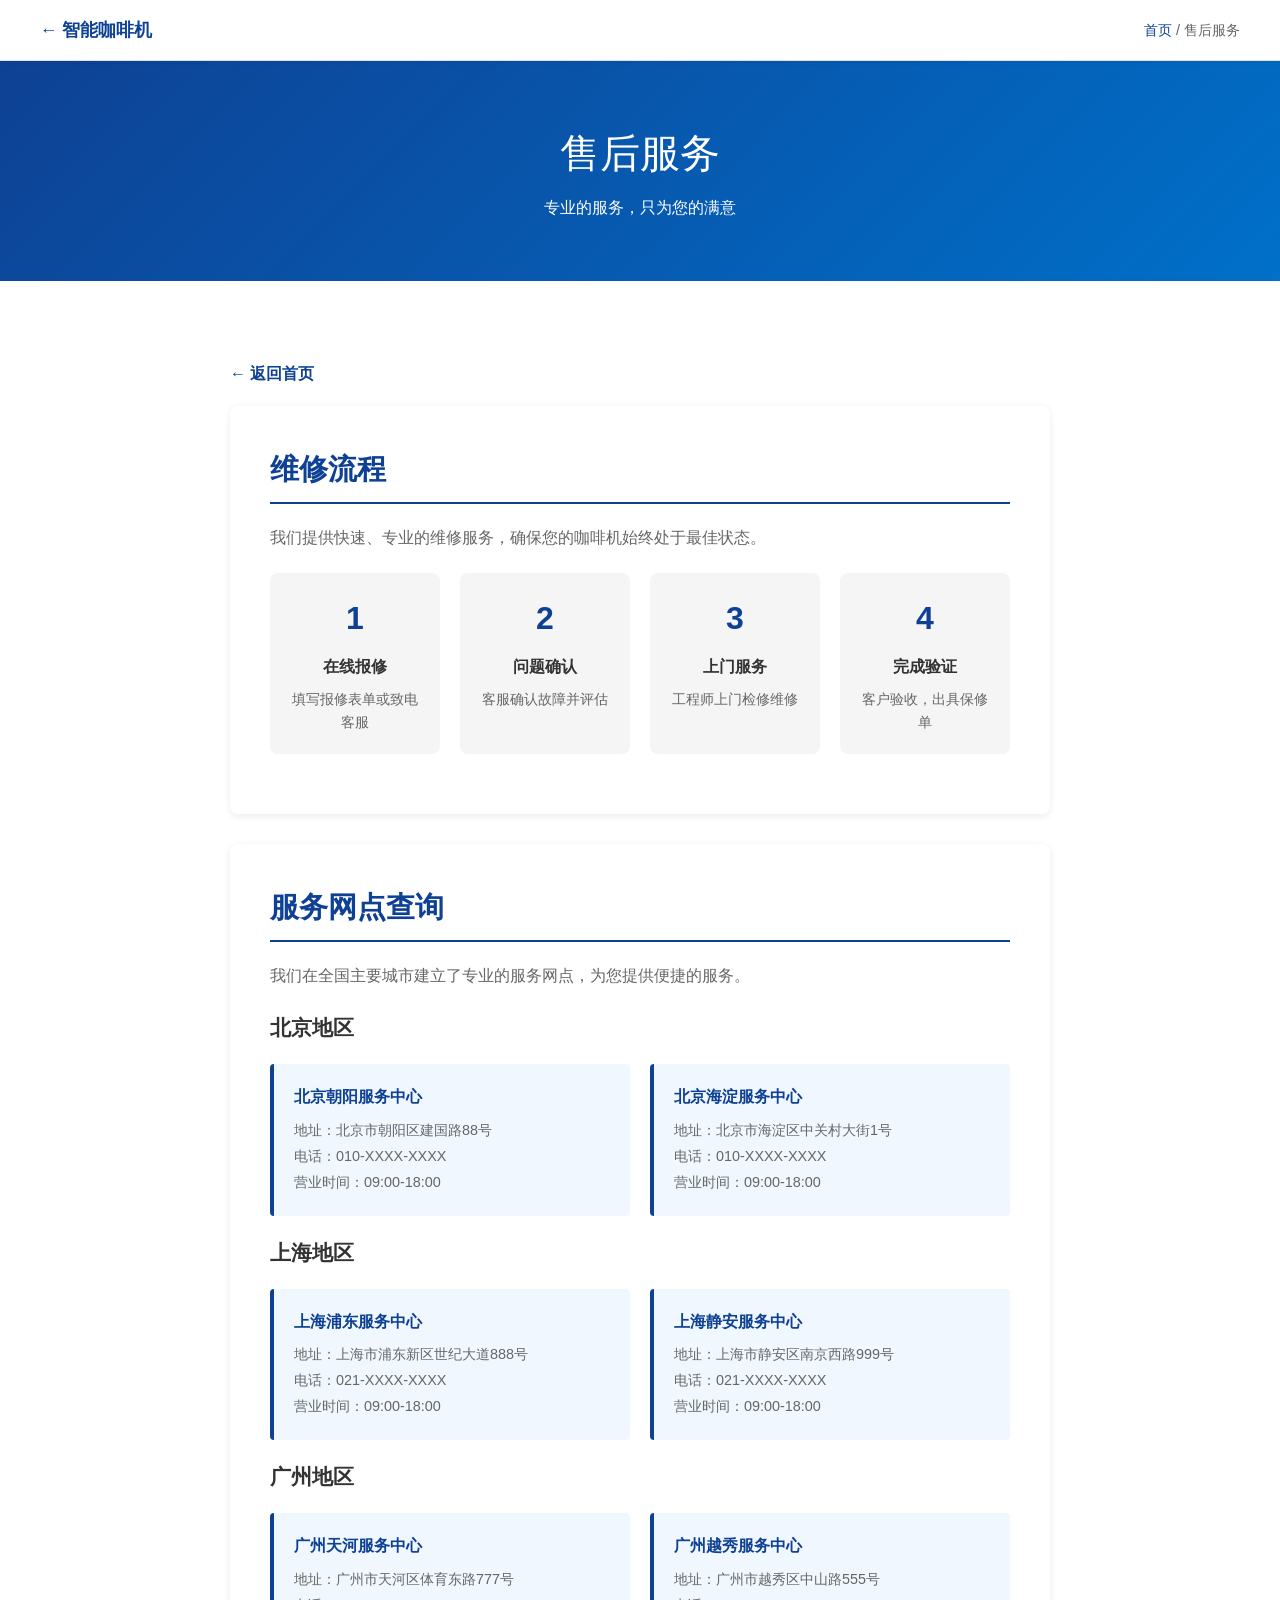
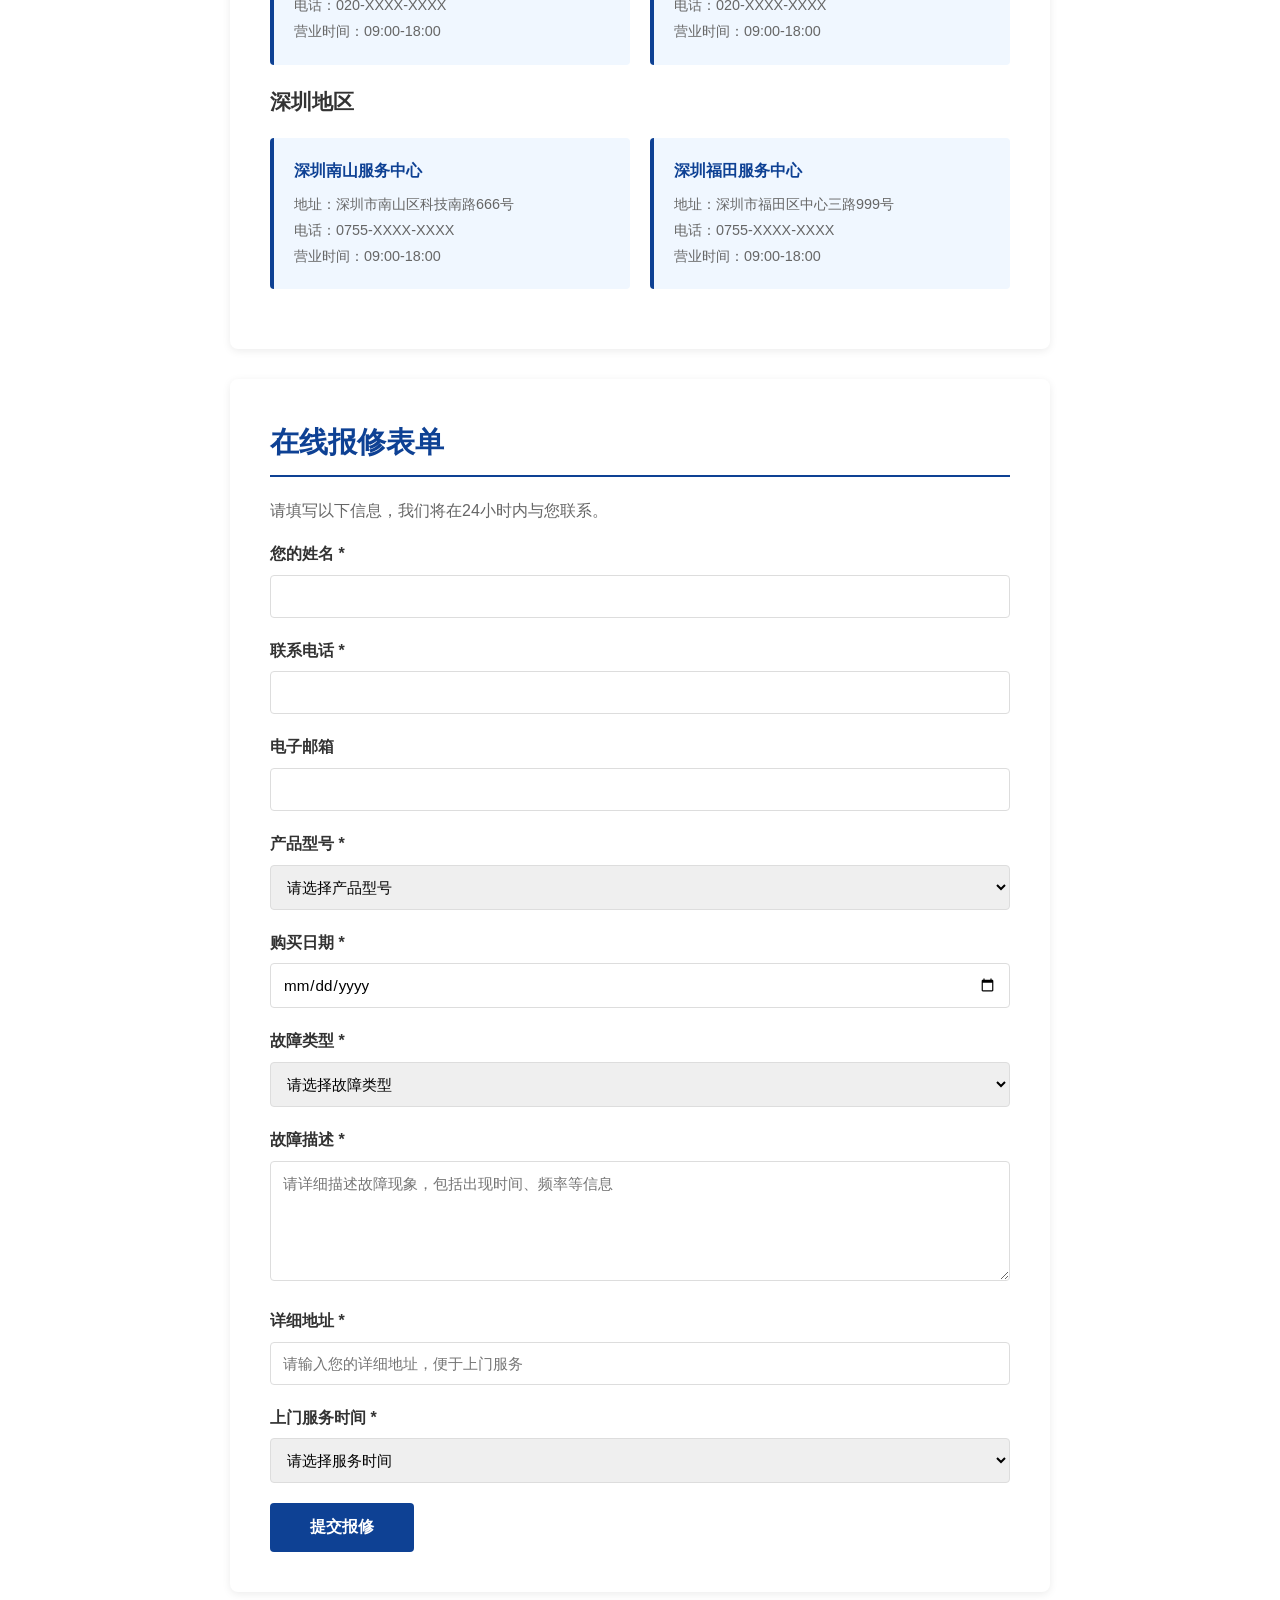
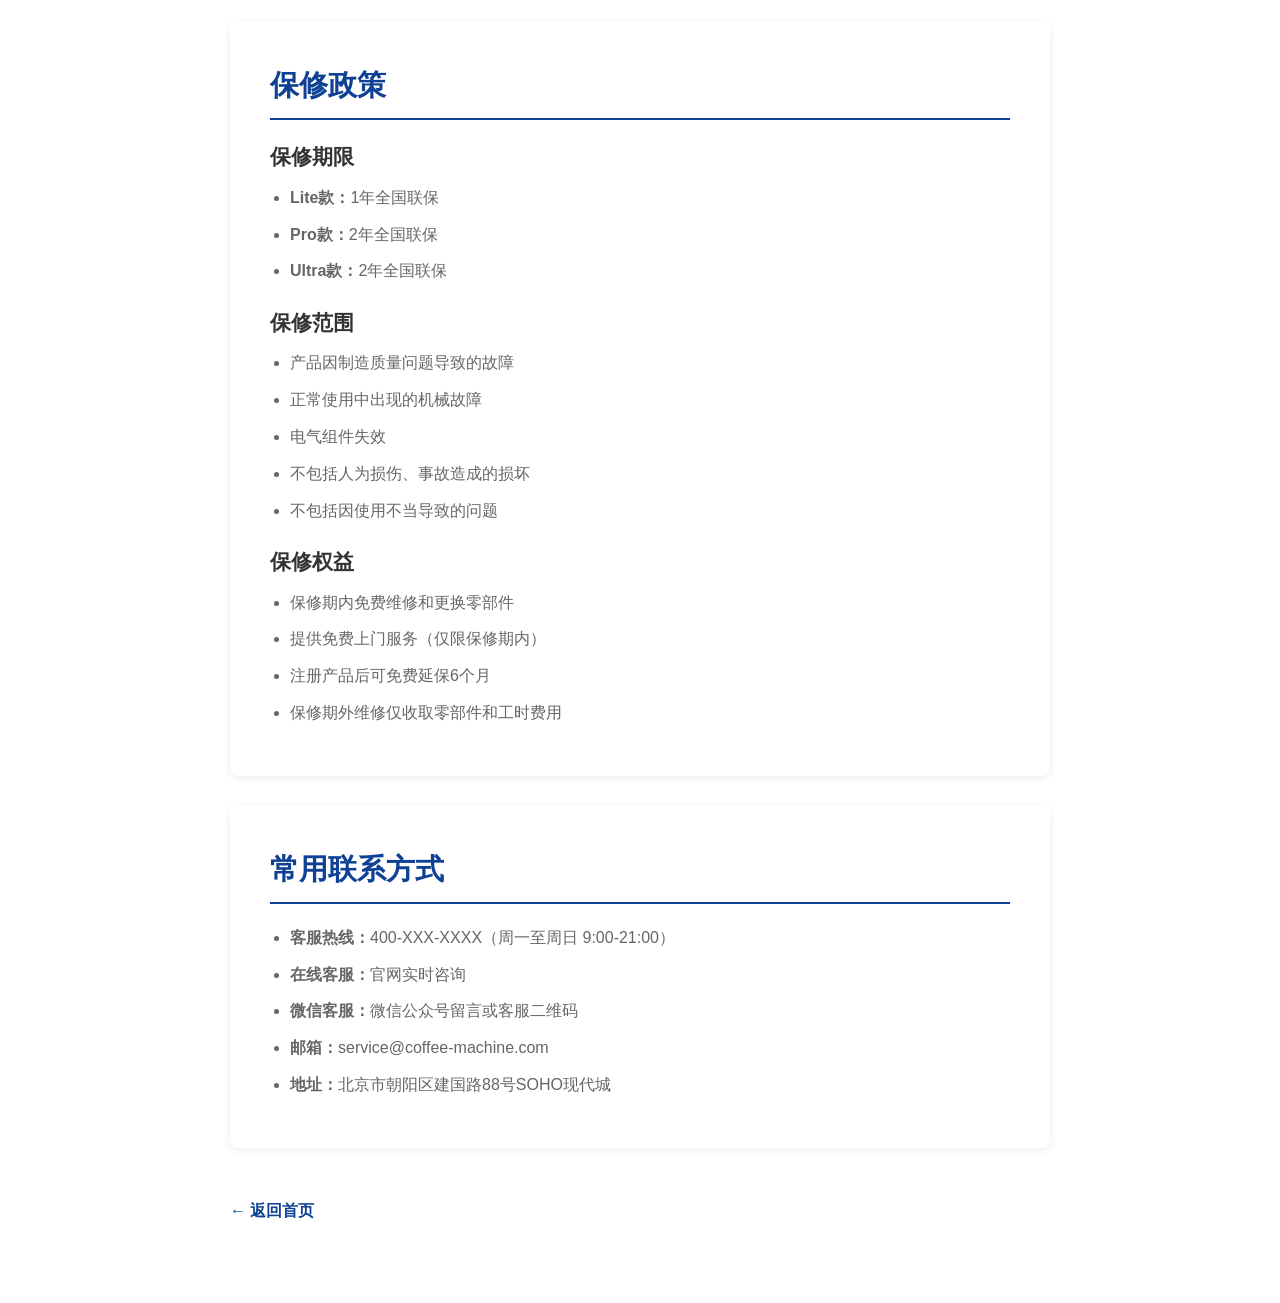
<file: service.html>
<!DOCTYPE html>
<html lang="zh-CN">
<head>
    <meta charset="UTF-8">
    <meta name="viewport" content="width=device-width, initial-scale=1.0">
    <title>售后服务 - 智能咖啡机</title>
    <link rel="stylesheet" href="style.css">
    <style>
        .sub-navbar {
            background-color: #fff;
            border-bottom: 1px solid #e0e0e0;
            padding: 16px 0;
            position: sticky;
            top: 0;
            z-index: 100;
            box-shadow: 0 2px 4px rgba(0,0,0,0.05);
        }
        .sub-navbar .container {
            display: flex;
            justify-content: space-between;
            align-items: center;
        }
        .home-link {
            color: #0e4194;
            text-decoration: none;
            font-weight: 600;
            font-size: 1.1rem;
            transition: color 0.2s ease;
        }
        .home-link:hover {
            color: #0070c9;
        }
        .breadcrumb {
            color: #666;
            font-size: 0.9rem;
        }
        .breadcrumb a {
            color: #0e4194;
            text-decoration: none;
        }
        .breadcrumb a:hover {
            text-decoration: underline;
        }
        .page-header {
            background: linear-gradient(135deg, #0e4194 0%, #0070c9 100%);
            padding: 60px 0;
            text-align: center;
            color: white;
        }
        .page-title {
            font-size: 2.5rem;
            font-weight: 300;
            margin-bottom: 10px;
        }
        .page-content {
            padding: 60px 0;
            max-width: 900px;
            margin: 0 auto;
        }
        .section-block {
            background: white;
            padding: 40px;
            margin-bottom: 30px;
            border-radius: 8px;
            box-shadow: 0 2px 8px rgba(0, 0, 0, 0.08);
        }
        .section-block h2 {
            color: #0e4194;
            font-size: 1.8rem;
            margin-bottom: 20px;
            border-bottom: 2px solid #0e4194;
            padding-bottom: 10px;
        }
        .section-block h3 {
            color: #333;
            font-size: 1.3rem;
            margin: 20px 0 10px;
        }
        .section-block p {
            line-height: 1.8;
            color: #666;
            margin-bottom: 15px;
        }
        .section-block ul, .section-block ol {
            margin-left: 20px;
            line-height: 1.8;
            color: #666;
        }
        .section-block li {
            margin-bottom: 8px;
        }
        .process-steps {
            display: grid;
            grid-template-columns: repeat(4, 1fr);
            gap: 20px;
            margin: 20px 0;
        }
        .step {
            text-align: center;
            padding: 20px;
            background: #f5f5f5;
            border-radius: 8px;
        }
        .step-number {
            font-size: 2rem;
            color: #0e4194;
            font-weight: 600;
            margin-bottom: 10px;
        }
        .step-title {
            font-weight: 600;
            color: #333;
            margin-bottom: 8px;
        }
        .step-desc {
            font-size: 0.9rem;
            color: #666;
        }
        .service-points {
            display: grid;
            grid-template-columns: repeat(2, 1fr);
            gap: 20px;
            margin: 20px 0;
        }
        .point-card {
            background: #f0f7ff;
            padding: 20px;
            border-left: 4px solid #0e4194;
            border-radius: 4px;
        }
        .point-card strong {
            color: #0e4194;
            display: block;
            margin-bottom: 8px;
        }
        .point-card p {
            font-size: 0.9rem;
            margin: 0;
        }
        .form-group {
            margin-bottom: 20px;
        }
        .form-group label {
            display: block;
            margin-bottom: 8px;
            font-weight: 600;
            color: #333;
        }
        .form-group input,
        .form-group textarea,
        .form-group select {
            width: 100%;
            padding: 12px;
            border: 1px solid #ddd;
            border-radius: 4px;
            font-size: 0.95rem;
            font-family: inherit;
        }
        .form-group textarea {
            resize: vertical;
            min-height: 120px;
        }
        .form-group input:focus,
        .form-group textarea:focus,
        .form-group select:focus {
            outline: none;
            border-color: #0e4194;
            box-shadow: 0 0 0 3px rgba(14, 65, 148, 0.1);
        }
        .submit-btn {
            background-color: #0e4194;
            color: white;
            padding: 14px 40px;
            border: none;
            border-radius: 4px;
            font-size: 1rem;
            font-weight: 600;
            cursor: pointer;
            transition: background-color 0.3s ease;
        }
        .submit-btn:hover {
            background-color: #0a3470;
        }
        .back-link {
            display: inline-block;
            margin: 20px 0;
            color: #0e4194;
            text-decoration: none;
            font-weight: 600;
        }
        .back-link:hover {
            text-decoration: underline;
        }
        @media (max-width: 768px) {
            .process-steps {
                grid-template-columns: repeat(2, 1fr);
            }
            .service-points {
                grid-template-columns: 1fr;
            }
        }
        @media (max-width: 480px) {
            .process-steps {
                grid-template-columns: 1fr;
            }
            .page-title {
                font-size: 2rem;
            }
        }
    </style>
</head>
<body>
    <!-- 导航栏 -->
    <nav class="sub-navbar">
        <div class="container">
            <a href="index.html" class="home-link">← 智能咖啡机</a>
            <div class="breadcrumb">
                <a href="index.html">首页</a> / 售后服务
            </div>
        </div>
    </nav>

    <div class="page-header">
        <div class="container">
            <h1 class="page-title">售后服务</h1>
            <p>专业的服务，只为您的满意</p>
        </div>
    </div>

    <div class="page-content">
        <div class="container">
            <a href="index.html" class="back-link">← 返回首页</a>

            <div class="section-block">
                <h2>维修流程</h2>
                <p>我们提供快速、专业的维修服务，确保您的咖啡机始终处于最佳状态。</p>

                <div class="process-steps">
                    <div class="step">
                        <div class="step-number">1</div>
                        <div class="step-title">在线报修</div>
                        <div class="step-desc">填写报修表单或致电客服</div>
                    </div>
                    <div class="step">
                        <div class="step-number">2</div>
                        <div class="step-title">问题确认</div>
                        <div class="step-desc">客服确认故障并评估</div>
                    </div>
                    <div class="step">
                        <div class="step-number">3</div>
                        <div class="step-title">上门服务</div>
                        <div class="step-desc">工程师上门检修维修</div>
                    </div>
                    <div class="step">
                        <div class="step-number">4</div>
                        <div class="step-title">完成验证</div>
                        <div class="step-desc">客户验收，出具保修单</div>
                    </div>
                </div>
            </div>

            <div class="section-block">
                <h2>服务网点查询</h2>
                <p>我们在全国主要城市建立了专业的服务网点，为您提供便捷的服务。</p>

                <h3>北京地区</h3>
                <div class="service-points">
                    <div class="point-card">
                        <strong>北京朝阳服务中心</strong>
                        <p>地址：北京市朝阳区建国路88号</p>
                        <p>电话：010-XXXX-XXXX</p>
                        <p>营业时间：09:00-18:00</p>
                    </div>
                    <div class="point-card">
                        <strong>北京海淀服务中心</strong>
                        <p>地址：北京市海淀区中关村大街1号</p>
                        <p>电话：010-XXXX-XXXX</p>
                        <p>营业时间：09:00-18:00</p>
                    </div>
                </div>

                <h3>上海地区</h3>
                <div class="service-points">
                    <div class="point-card">
                        <strong>上海浦东服务中心</strong>
                        <p>地址：上海市浦东新区世纪大道888号</p>
                        <p>电话：021-XXXX-XXXX</p>
                        <p>营业时间：09:00-18:00</p>
                    </div>
                    <div class="point-card">
                        <strong>上海静安服务中心</strong>
                        <p>地址：上海市静安区南京西路999号</p>
                        <p>电话：021-XXXX-XXXX</p>
                        <p>营业时间：09:00-18:00</p>
                    </div>
                </div>

                <h3>广州地区</h3>
                <div class="service-points">
                    <div class="point-card">
                        <strong>广州天河服务中心</strong>
                        <p>地址：广州市天河区体育东路777号</p>
                        <p>电话：020-XXXX-XXXX</p>
                        <p>营业时间：09:00-18:00</p>
                    </div>
                    <div class="point-card">
                        <strong>广州越秀服务中心</strong>
                        <p>地址：广州市越秀区中山路555号</p>
                        <p>电话：020-XXXX-XXXX</p>
                        <p>营业时间：09:00-18:00</p>
                    </div>
                </div>

                <h3>深圳地区</h3>
                <div class="service-points">
                    <div class="point-card">
                        <strong>深圳南山服务中心</strong>
                        <p>地址：深圳市南山区科技南路666号</p>
                        <p>电话：0755-XXXX-XXXX</p>
                        <p>营业时间：09:00-18:00</p>
                    </div>
                    <div class="point-card">
                        <strong>深圳福田服务中心</strong>
                        <p>地址：深圳市福田区中心三路999号</p>
                        <p>电话：0755-XXXX-XXXX</p>
                        <p>营业时间：09:00-18:00</p>
                    </div>
                </div>
            </div>

            <div class="section-block">
                <h2>在线报修表单</h2>
                <p>请填写以下信息，我们将在24小时内与您联系。</p>

                <form>
                    <div class="form-group">
                        <label for="name">您的姓名 *</label>
                        <input type="text" id="name" name="name" required>
                    </div>

                    <div class="form-group">
                        <label for="phone">联系电话 *</label>
                        <input type="tel" id="phone" name="phone" required>
                    </div>

                    <div class="form-group">
                        <label for="email">电子邮箱</label>
                        <input type="email" id="email" name="email">
                    </div>

                    <div class="form-group">
                        <label for="model">产品型号 *</label>
                        <select id="model" name="model" required>
                            <option value="">请选择产品型号</option>
                            <option value="CM-L100">智能咖啡机 Lite (CM-L100)</option>
                            <option value="CM-P300">智能咖啡机 Pro (CM-P300)</option>
                            <option value="CM-U500">智能咖啡机 Ultra (CM-U500)</option>
                        </select>
                    </div>

                    <div class="form-group">
                        <label for="purchase-date">购买日期 *</label>
                        <input type="date" id="purchase-date" name="purchase-date" required>
                    </div>

                    <div class="form-group">
                        <label for="issue-type">故障类型 *</label>
                        <select id="issue-type" name="issue-type" required>
                            <option value="">请选择故障类型</option>
                            <option value="power">无法开机</option>
                            <option value="heating">加热问题</option>
                            <option value="extraction">萃取问题</option>
                            <option value="cleaning">清洁相关</option>
                            <option value="noise">噪音问题</option>
                            <option value="leak">漏水问题</option>
                            <option value="other">其他问题</option>
                        </select>
                    </div>

                    <div class="form-group">
                        <label for="description">故障描述 *</label>
                        <textarea id="description" name="description" placeholder="请详细描述故障现象，包括出现时间、频率等信息" required></textarea>
                    </div>

                    <div class="form-group">
                        <label for="address">详细地址 *</label>
                        <input type="text" id="address" name="address" placeholder="请输入您的详细地址，便于上门服务" required>
                    </div>

                    <div class="form-group">
                        <label for="service-time">上门服务时间 *</label>
                        <select id="service-time" name="service-time" required>
                            <option value="">请选择服务时间</option>
                            <option value="morning">上午 (9:00-12:00)</option>
                            <option value="afternoon">下午 (12:00-17:00)</option>
                            <option value="flexible">灵活安排</option>
                        </select>
                    </div>

                    <button type="submit" class="submit-btn">提交报修</button>
                </form>
            </div>

            <div class="section-block">
                <h2>保修政策</h2>
                <h3>保修期限</h3>
                <ul>
                    <li><strong>Lite款：</strong>1年全国联保</li>
                    <li><strong>Pro款：</strong>2年全国联保</li>
                    <li><strong>Ultra款：</strong>2年全国联保</li>
                </ul>

                <h3>保修范围</h3>
                <ul>
                    <li>产品因制造质量问题导致的故障</li>
                    <li>正常使用中出现的机械故障</li>
                    <li>电气组件失效</li>
                    <li>不包括人为损伤、事故造成的损坏</li>
                    <li>不包括因使用不当导致的问题</li>
                </ul>

                <h3>保修权益</h3>
                <ul>
                    <li>保修期内免费维修和更换零部件</li>
                    <li>提供免费上门服务（仅限保修期内）</li>
                    <li>注册产品后可免费延保6个月</li>
                    <li>保修期外维修仅收取零部件和工时费用</li>
                </ul>
            </div>

            <div class="section-block">
                <h2>常用联系方式</h2>
                <ul>
                    <li><strong>客服热线：</strong>400-XXX-XXXX（周一至周日 9:00-21:00）</li>
                    <li><strong>在线客服：</strong>官网实时咨询</li>
                    <li><strong>微信客服：</strong>微信公众号留言或客服二维码</li>
                    <li><strong>邮箱：</strong>service@coffee-machine.com</li>
                    <li><strong>地址：</strong>北京市朝阳区建国路88号SOHO现代城</li>
                </ul>
            </div>

            <a href="index.html" class="back-link">← 返回首页</a>
        </div>
    </div>
</body>
</html>
</file>
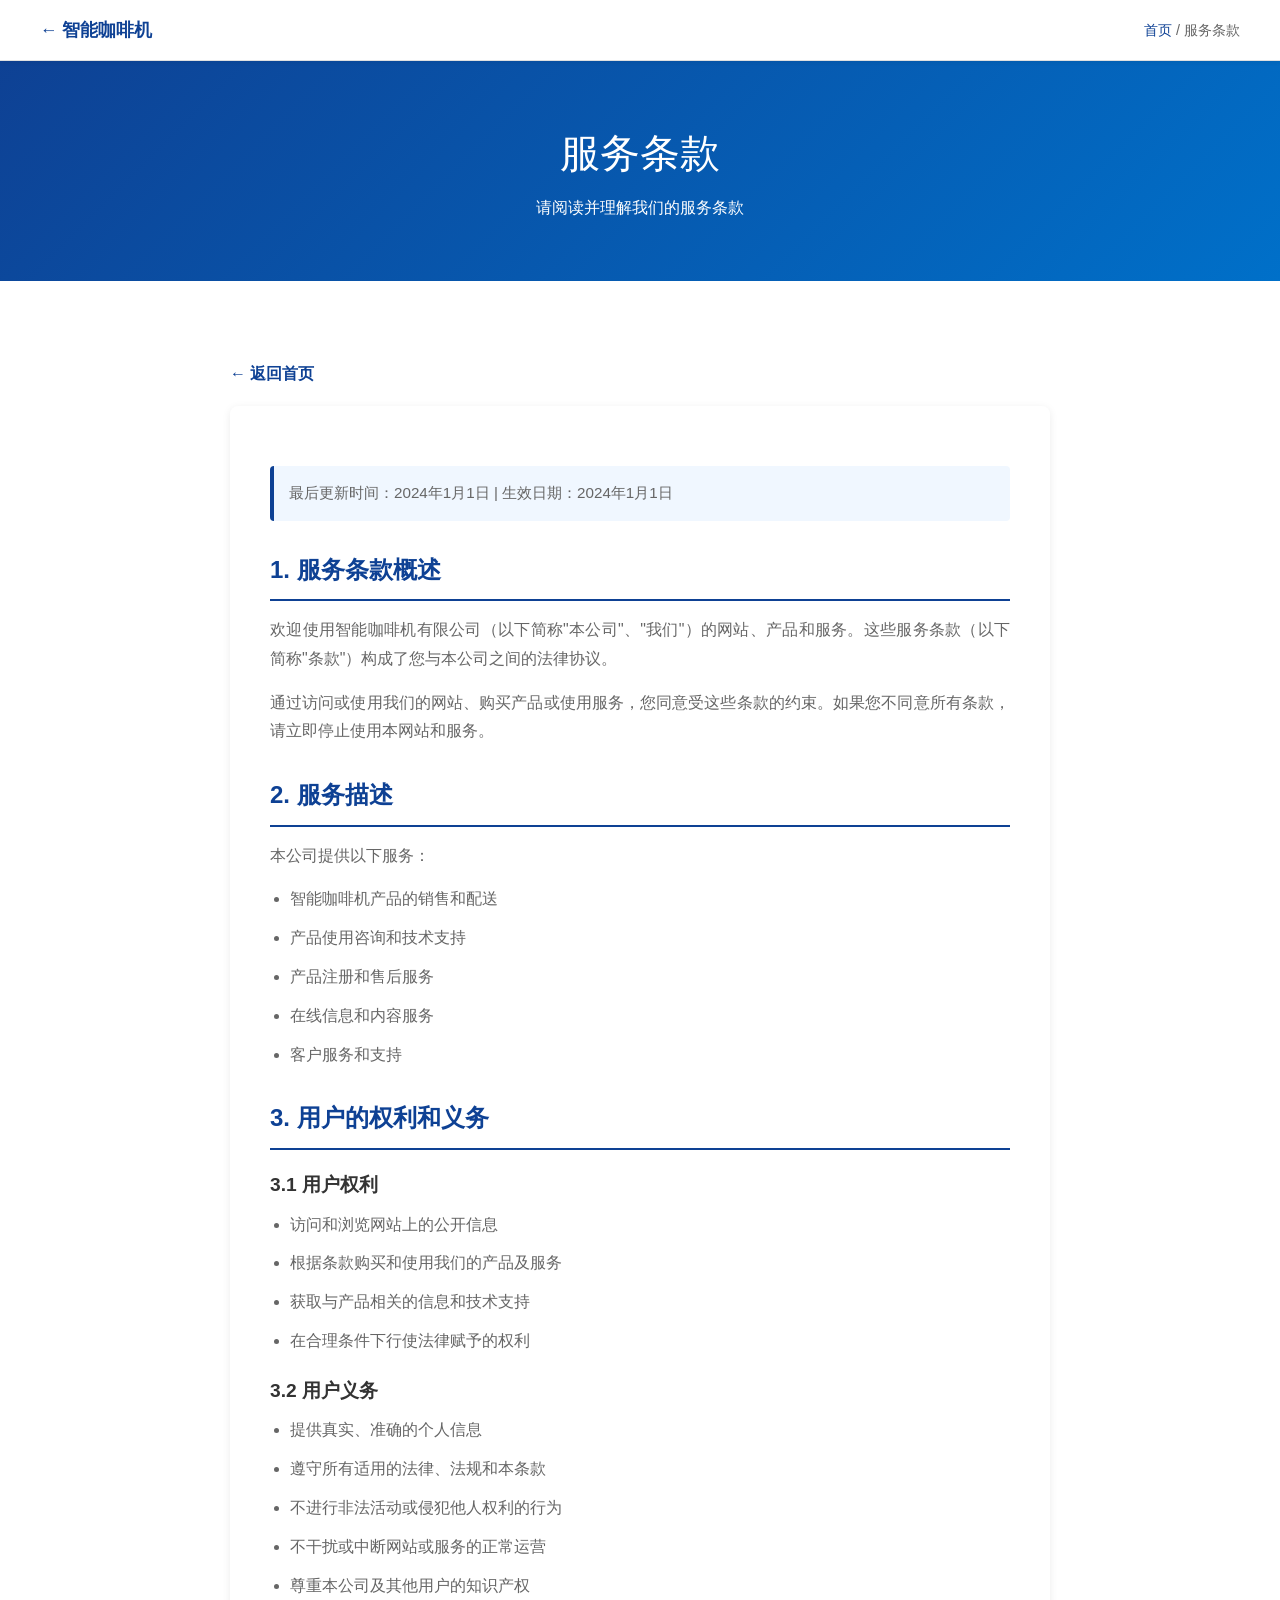
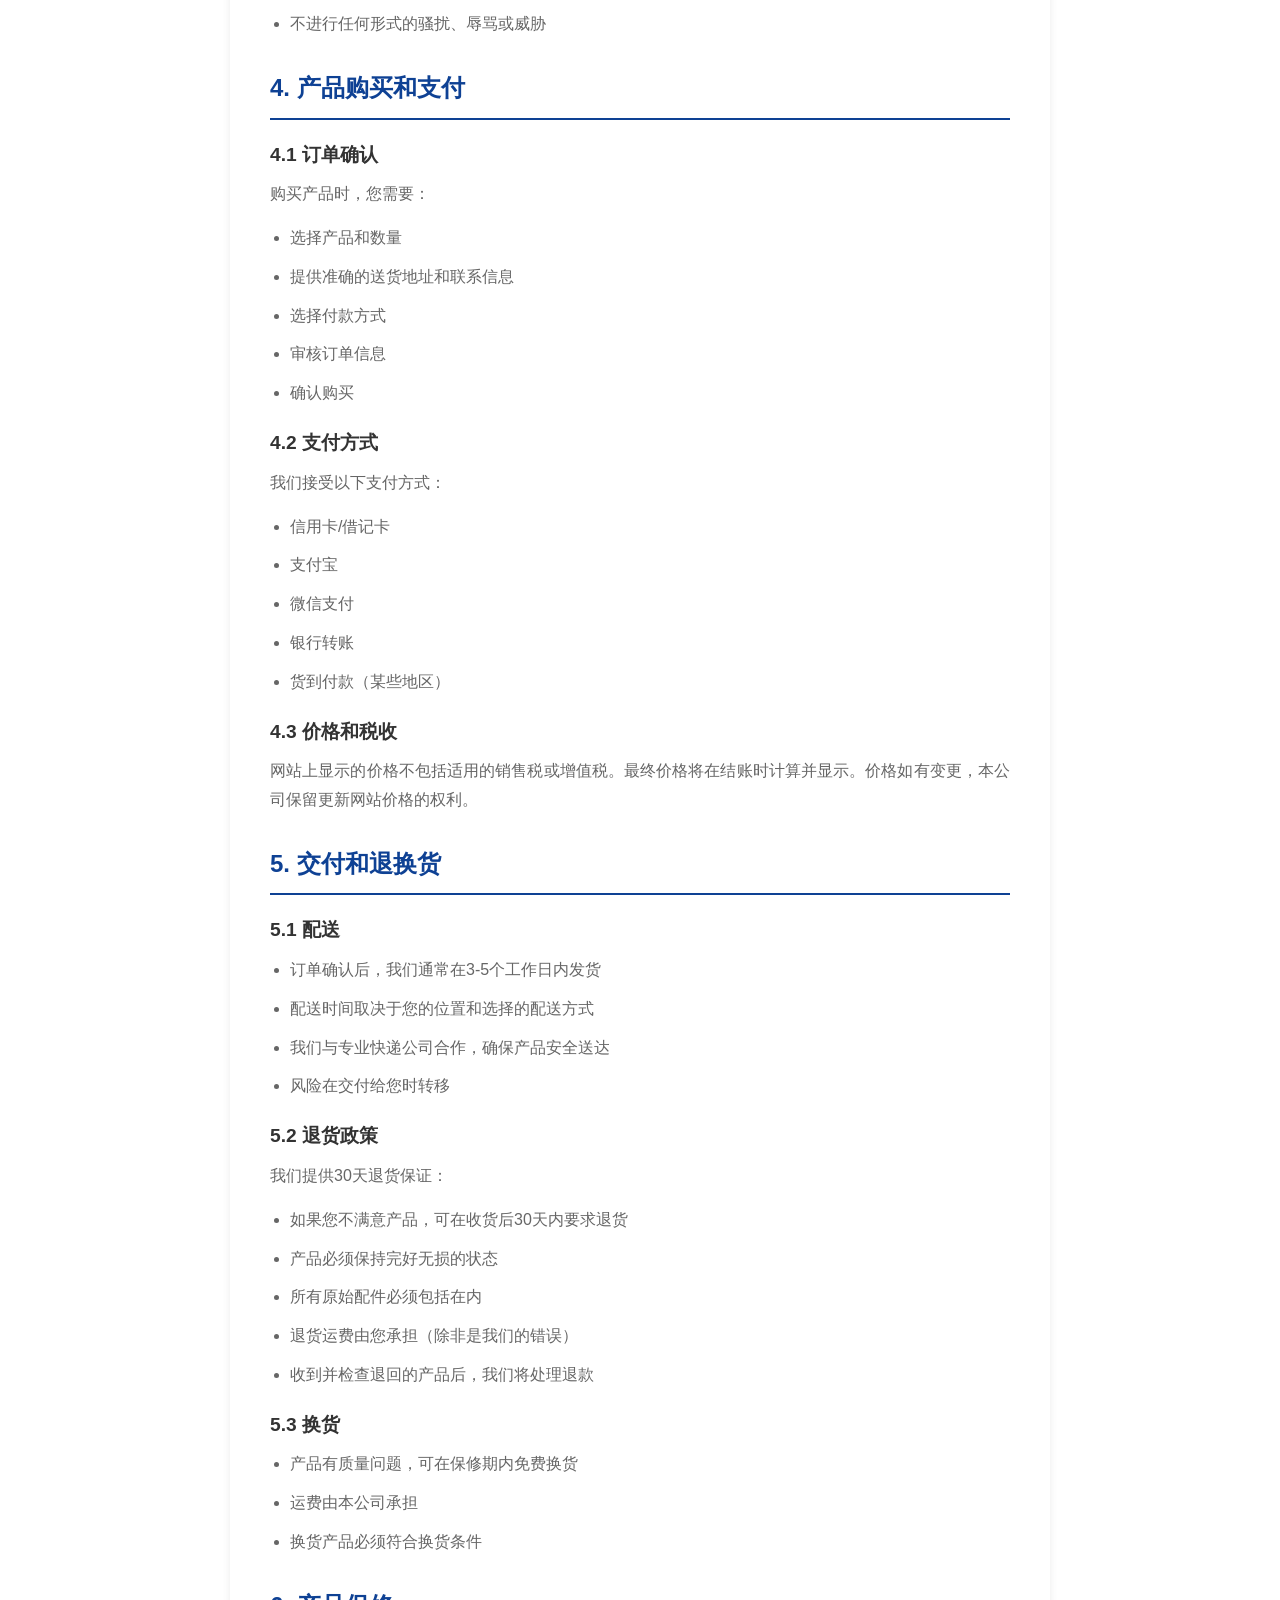
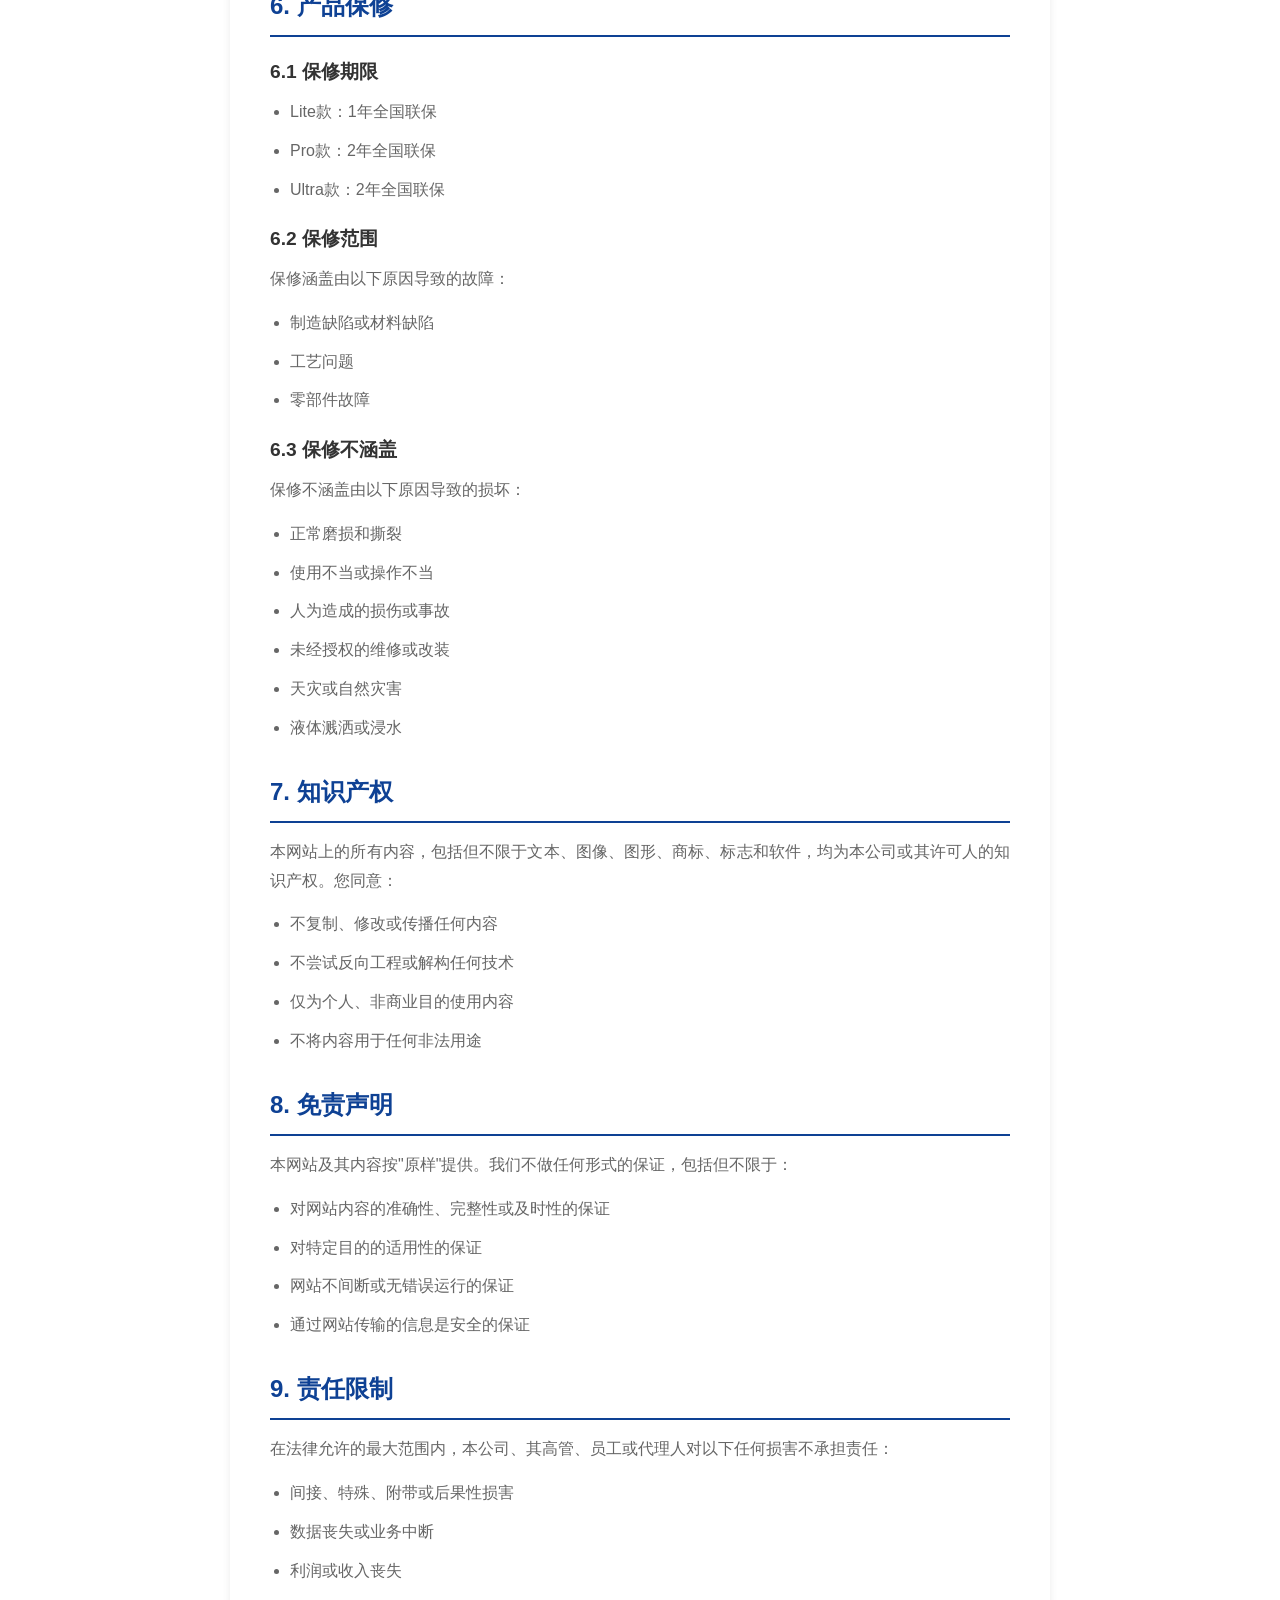
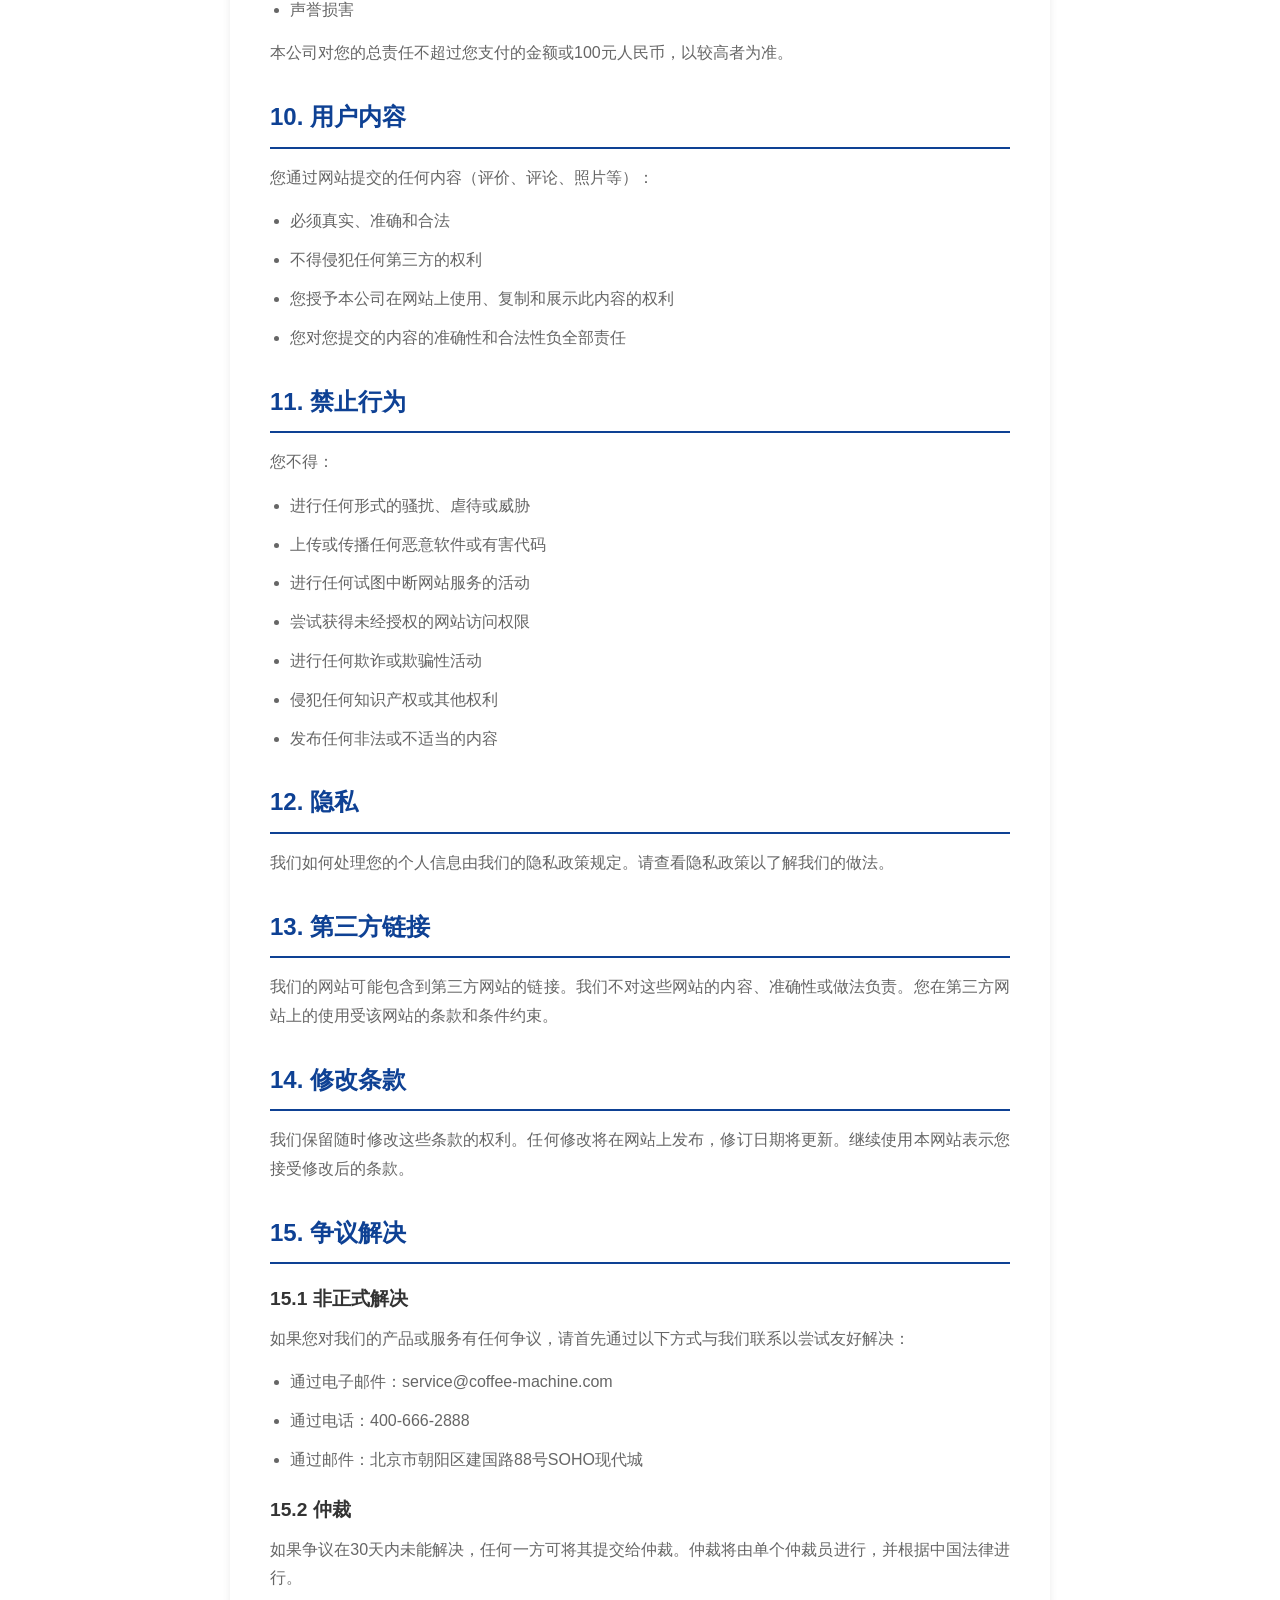
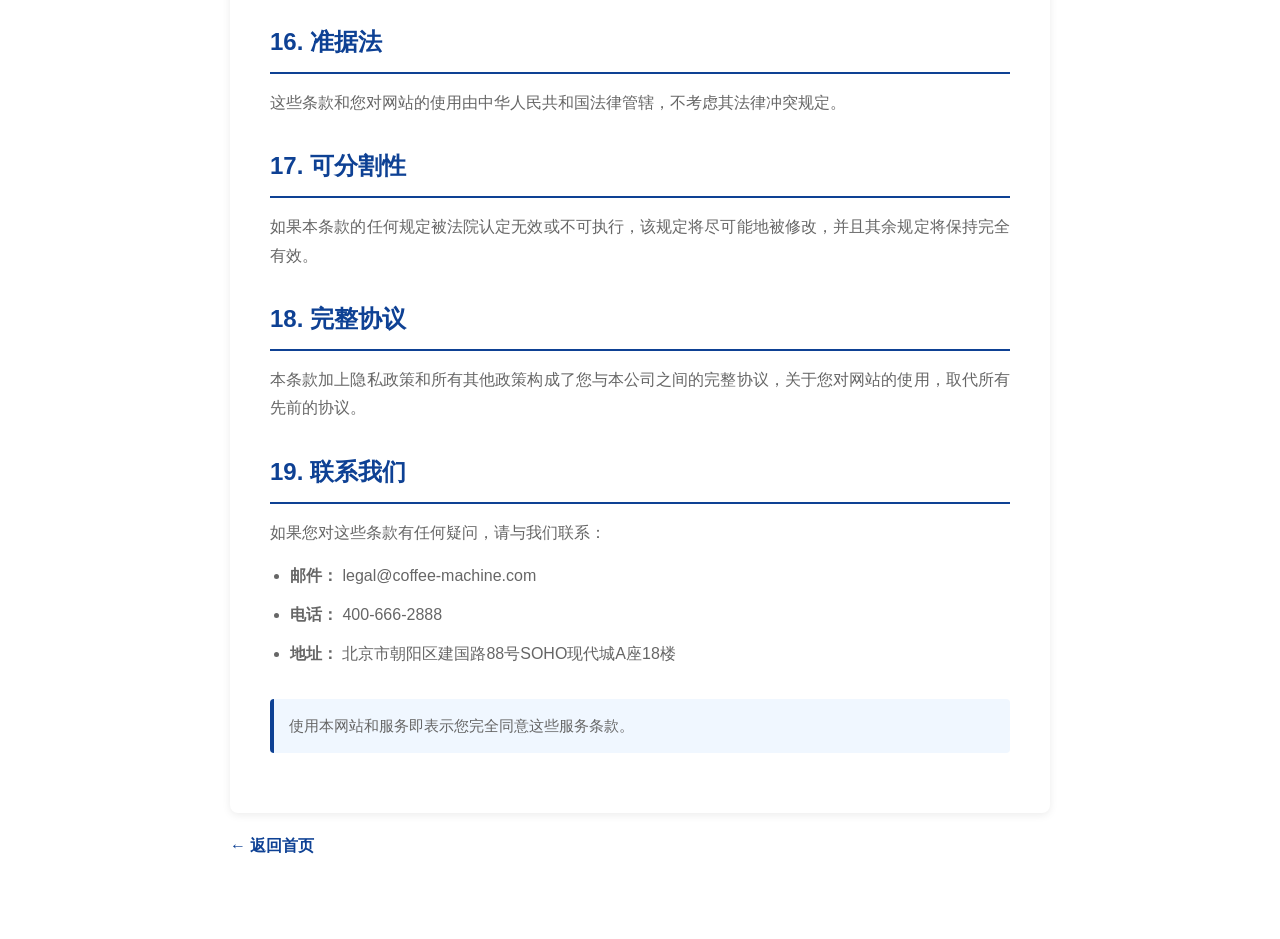
<file: terms.html>
<!DOCTYPE html>
<html lang="zh-CN">
<head>
    <meta charset="UTF-8">
    <meta name="viewport" content="width=device-width, initial-scale=1.0">
    <title>服务条款 - 智能咖啡机</title>
    <link rel="stylesheet" href="style.css">
    <style>
        .sub-navbar {
            background-color: #fff;
            border-bottom: 1px solid #e0e0e0;
            padding: 16px 0;
            position: sticky;
            top: 0;
            z-index: 100;
            box-shadow: 0 2px 4px rgba(0,0,0,0.05);
        }
        .sub-navbar .container {
            display: flex;
            justify-content: space-between;
            align-items: center;
        }
        .home-link {
            color: #0e4194;
            text-decoration: none;
            font-weight: 600;
            font-size: 1.1rem;
            transition: color 0.2s ease;
        }
        .home-link:hover {
            color: #0070c9;
        }
        .breadcrumb {
            color: #666;
            font-size: 0.9rem;
        }
        .breadcrumb a {
            color: #0e4194;
            text-decoration: none;
        }
        .breadcrumb a:hover {
            text-decoration: underline;
        }
        .page-header {
            background: linear-gradient(135deg, #0e4194 0%, #0070c9 100%);
            padding: 60px 0;
            text-align: center;
            color: white;
        }
        .page-title {
            font-size: 2.5rem;
            font-weight: 300;
            margin-bottom: 10px;
        }
        .page-content {
            padding: 60px 0;
            max-width: 900px;
            margin: 0 auto;
        }
        .legal-content {
            background: white;
            padding: 40px;
            border-radius: 8px;
            box-shadow: 0 2px 8px rgba(0, 0, 0, 0.08);
        }
        .legal-content h2 {
            color: #0e4194;
            font-size: 1.5rem;
            margin: 30px 0 15px;
            border-bottom: 2px solid #0e4194;
            padding-bottom: 10px;
        }
        .legal-content h2:first-child {
            margin-top: 0;
        }
        .legal-content h3 {
            color: #333;
            font-size: 1.2rem;
            margin: 20px 0 10px;
            font-weight: 600;
        }
        .legal-content p {
            line-height: 1.8;
            color: #666;
            margin-bottom: 15px;
            text-align: justify;
        }
        .legal-content ul, .legal-content ol {
            margin-left: 20px;
            line-height: 1.8;
            color: #666;
            margin-bottom: 15px;
        }
        .legal-content li {
            margin-bottom: 10px;
        }
        .update-time {
            background: #f0f7ff;
            border-left: 4px solid #0e4194;
            padding: 15px;
            border-radius: 4px;
            margin: 20px 0;
            font-size: 0.95rem;
            color: #666;
        }
        .back-link {
            display: inline-block;
            margin: 20px 0;
            color: #0e4194;
            text-decoration: none;
            font-weight: 600;
        }
        .back-link:hover {
            text-decoration: underline;
        }
        @media (max-width: 768px) {
            .page-title {
                font-size: 2rem;
            }
            .legal-content {
                padding: 30px;
            }
        }
    </style>
</head>
<body>
    <!-- 导航栏 -->
    <nav class="sub-navbar">
        <div class="container">
            <a href="index.html" class="home-link">← 智能咖啡机</a>
            <div class="breadcrumb">
                <a href="index.html">首页</a> / 服务条款
            </div>
        </div>
    </nav>

    <div class="page-header">
        <div class="container">
            <h1 class="page-title">服务条款</h1>
            <p>请阅读并理解我们的服务条款</p>
        </div>
    </div>

    <div class="page-content">
        <div class="container">
            <a href="index.html" class="back-link">← 返回首页</a>

            <div class="legal-content">
                <div class="update-time">
                    最后更新时间：2024年1月1日 | 生效日期：2024年1月1日
                </div>

                <h2>1. 服务条款概述</h2>
                <p>欢迎使用智能咖啡机有限公司（以下简称"本公司"、"我们"）的网站、产品和服务。这些服务条款（以下简称"条款"）构成了您与本公司之间的法律协议。</p>
                <p>通过访问或使用我们的网站、购买产品或使用服务，您同意受这些条款的约束。如果您不同意所有条款，请立即停止使用本网站和服务。</p>

                <h2>2. 服务描述</h2>
                <p>本公司提供以下服务：</p>
                <ul>
                    <li>智能咖啡机产品的销售和配送</li>
                    <li>产品使用咨询和技术支持</li>
                    <li>产品注册和售后服务</li>
                    <li>在线信息和内容服务</li>
                    <li>客户服务和支持</li>
                </ul>

                <h2>3. 用户的权利和义务</h2>
                <h3>3.1 用户权利</h3>
                <ul>
                    <li>访问和浏览网站上的公开信息</li>
                    <li>根据条款购买和使用我们的产品及服务</li>
                    <li>获取与产品相关的信息和技术支持</li>
                    <li>在合理条件下行使法律赋予的权利</li>
                </ul>

                <h3>3.2 用户义务</h3>
                <ul>
                    <li>提供真实、准确的个人信息</li>
                    <li>遵守所有适用的法律、法规和本条款</li>
                    <li>不进行非法活动或侵犯他人权利的行为</li>
                    <li>不干扰或中断网站或服务的正常运营</li>
                    <li>尊重本公司及其他用户的知识产权</li>
                    <li>不进行任何形式的骚扰、辱骂或威胁</li>
                </ul>

                <h2>4. 产品购买和支付</h2>
                <h3>4.1 订单确认</h3>
                <p>购买产品时，您需要：</p>
                <ul>
                    <li>选择产品和数量</li>
                    <li>提供准确的送货地址和联系信息</li>
                    <li>选择付款方式</li>
                    <li>审核订单信息</li>
                    <li>确认购买</li>
                </ul>

                <h3>4.2 支付方式</h3>
                <p>我们接受以下支付方式：</p>
                <ul>
                    <li>信用卡/借记卡</li>
                    <li>支付宝</li>
                    <li>微信支付</li>
                    <li>银行转账</li>
                    <li>货到付款（某些地区）</li>
                </ul>

                <h3>4.3 价格和税收</h3>
                <p>网站上显示的价格不包括适用的销售税或增值税。最终价格将在结账时计算并显示。价格如有变更，本公司保留更新网站价格的权利。</p>

                <h2>5. 交付和退换货</h2>
                <h3>5.1 配送</h3>
                <ul>
                    <li>订单确认后，我们通常在3-5个工作日内发货</li>
                    <li>配送时间取决于您的位置和选择的配送方式</li>
                    <li>我们与专业快递公司合作，确保产品安全送达</li>
                    <li>风险在交付给您时转移</li>
                </ul>

                <h3>5.2 退货政策</h3>
                <p>我们提供30天退货保证：</p>
                <ul>
                    <li>如果您不满意产品，可在收货后30天内要求退货</li>
                    <li>产品必须保持完好无损的状态</li>
                    <li>所有原始配件必须包括在内</li>
                    <li>退货运费由您承担（除非是我们的错误）</li>
                    <li>收到并检查退回的产品后，我们将处理退款</li>
                </ul>

                <h3>5.3 换货</h3>
                <ul>
                    <li>产品有质量问题，可在保修期内免费换货</li>
                    <li>运费由本公司承担</li>
                    <li>换货产品必须符合换货条件</li>
                </ul>

                <h2>6. 产品保修</h2>
                <h3>6.1 保修期限</h3>
                <ul>
                    <li>Lite款：1年全国联保</li>
                    <li>Pro款：2年全国联保</li>
                    <li>Ultra款：2年全国联保</li>
                </ul>

                <h3>6.2 保修范围</h3>
                <p>保修涵盖由以下原因导致的故障：</p>
                <ul>
                    <li>制造缺陷或材料缺陷</li>
                    <li>工艺问题</li>
                    <li>零部件故障</li>
                </ul>

                <h3>6.3 保修不涵盖</h3>
                <p>保修不涵盖由以下原因导致的损坏：</p>
                <ul>
                    <li>正常磨损和撕裂</li>
                    <li>使用不当或操作不当</li>
                    <li>人为造成的损伤或事故</li>
                    <li>未经授权的维修或改装</li>
                    <li>天灾或自然灾害</li>
                    <li>液体溅洒或浸水</li>
                </ul>

                <h2>7. 知识产权</h2>
                <p>本网站上的所有内容，包括但不限于文本、图像、图形、商标、标志和软件，均为本公司或其许可人的知识产权。您同意：</p>
                <ul>
                    <li>不复制、修改或传播任何内容</li>
                    <li>不尝试反向工程或解构任何技术</li>
                    <li>仅为个人、非商业目的使用内容</li>
                    <li>不将内容用于任何非法用途</li>
                </ul>

                <h2>8. 免责声明</h2>
                <p>本网站及其内容按"原样"提供。我们不做任何形式的保证，包括但不限于：</p>
                <ul>
                    <li>对网站内容的准确性、完整性或及时性的保证</li>
                    <li>对特定目的的适用性的保证</li>
                    <li>网站不间断或无错误运行的保证</li>
                    <li>通过网站传输的信息是安全的保证</li>
                </ul>

                <h2>9. 责任限制</h2>
                <p>在法律允许的最大范围内，本公司、其高管、员工或代理人对以下任何损害不承担责任：</p>
                <ul>
                    <li>间接、特殊、附带或后果性损害</li>
                    <li>数据丧失或业务中断</li>
                    <li>利润或收入丧失</li>
                    <li>声誉损害</li>
                </ul>
                <p>本公司对您的总责任不超过您支付的金额或100元人民币，以较高者为准。</p>

                <h2>10. 用户内容</h2>
                <p>您通过网站提交的任何内容（评价、评论、照片等）：</p>
                <ul>
                    <li>必须真实、准确和合法</li>
                    <li>不得侵犯任何第三方的权利</li>
                    <li>您授予本公司在网站上使用、复制和展示此内容的权利</li>
                    <li>您对您提交的内容的准确性和合法性负全部责任</li>
                </ul>

                <h2>11. 禁止行为</h2>
                <p>您不得：</p>
                <ul>
                    <li>进行任何形式的骚扰、虐待或威胁</li>
                    <li>上传或传播任何恶意软件或有害代码</li>
                    <li>进行任何试图中断网站服务的活动</li>
                    <li>尝试获得未经授权的网站访问权限</li>
                    <li>进行任何欺诈或欺骗性活动</li>
                    <li>侵犯任何知识产权或其他权利</li>
                    <li>发布任何非法或不适当的内容</li>
                </ul>

                <h2>12. 隐私</h2>
                <p>我们如何处理您的个人信息由我们的隐私政策规定。请查看隐私政策以了解我们的做法。</p>

                <h2>13. 第三方链接</h2>
                <p>我们的网站可能包含到第三方网站的链接。我们不对这些网站的内容、准确性或做法负责。您在第三方网站上的使用受该网站的条款和条件约束。</p>

                <h2>14. 修改条款</h2>
                <p>我们保留随时修改这些条款的权利。任何修改将在网站上发布，修订日期将更新。继续使用本网站表示您接受修改后的条款。</p>

                <h2>15. 争议解决</h2>
                <h3>15.1 非正式解决</h3>
                <p>如果您对我们的产品或服务有任何争议，请首先通过以下方式与我们联系以尝试友好解决：</p>
                <ul>
                    <li>通过电子邮件：service@coffee-machine.com</li>
                    <li>通过电话：400-666-2888</li>
                    <li>通过邮件：北京市朝阳区建国路88号SOHO现代城</li>
                </ul>

                <h3>15.2 仲裁</h3>
                <p>如果争议在30天内未能解决，任何一方可将其提交给仲裁。仲裁将由单个仲裁员进行，并根据中国法律进行。</p>

                <h2>16. 准据法</h2>
                <p>这些条款和您对网站的使用由中华人民共和国法律管辖，不考虑其法律冲突规定。</p>

                <h2>17. 可分割性</h2>
                <p>如果本条款的任何规定被法院认定无效或不可执行，该规定将尽可能地被修改，并且其余规定将保持完全有效。</p>

                <h2>18. 完整协议</h2>
                <p>本条款加上隐私政策和所有其他政策构成了您与本公司之间的完整协议，关于您对网站的使用，取代所有先前的协议。</p>

                <h2>19. 联系我们</h2>
                <p>如果您对这些条款有任何疑问，请与我们联系：</p>
                <ul>
                    <li><strong>邮件：</strong> legal@coffee-machine.com</li>
                    <li><strong>电话：</strong> 400-666-2888</li>
                    <li><strong>地址：</strong> 北京市朝阳区建国路88号SOHO现代城A座18楼</li>
                </ul>

                <div class="update-time" style="margin-top: 30px;">
                    使用本网站和服务即表示您完全同意这些服务条款。
                </div>
            </div>

            <a href="index.html" class="back-link">← 返回首页</a>
        </div>
    </div>
</body>
</html>
</file>
<file: style.css>
/* 全局样式 - Philips风格 */
* {
    margin: 0;
    padding: 0;
    box-sizing: border-box;
}

:root {
    --color-primary: #0e4194;      /* 飞利浦蓝 */
    --color-secondary: #f5f5f5;    /* 浅灰 */
    --color-accent: #0070c9;       /* 亮蓝 */
    --color-dark: #212121;         /* 深灰/黑 */
    --color-light: #ffffff;        /* 白色 */
    --color-text: #333333;
    --color-text-light: #666666;
    --color-border: #e0e0e0;
    --shadow: 0 2px 8px rgba(0, 0, 0, 0.08);
    --shadow-md: 0 4px 12px rgba(0, 0, 0, 0.1);
    --shadow-lg: 0 8px 24px rgba(0, 0, 0, 0.12);
}

body {
    font-family: -apple-system, BlinkMacSystemFont, 'Segoe UI', 'PingFang SC', 'Hiragino Sans GB', 'Microsoft YaHei', 'Helvetica Neue', Arial, sans-serif;
    line-height: 1.6;
    color: var(--color-text);
    background-color: var(--color-light);
}

.container {
    max-width: 1280px;
    margin: 0 auto;
    padding: 0 40px;
}

/* 导航栏 */
.navbar {
    background-color: var(--color-light);
    border-bottom: 1px solid var(--color-border);
    position: sticky;
    top: 0;
    z-index: 100;
    padding: 0;
}

.navbar .container {
    display: flex;
    justify-content: space-between;
    align-items: center;
    height: 64px;
}

.logo {
    font-size: 1.5rem;
    font-weight: 600;
    color: var(--color-primary);
    letter-spacing: -0.5px;
}

.nav-menu {
    display: flex;
    gap: 32px;
}

.nav-link {
    color: var(--color-text);
    text-decoration: none;
    font-size: 0.95rem;
    transition: color 0.2s ease;
    padding: 4px 0;
    border-bottom: 2px solid transparent;
}

.nav-link:hover {
    color: var(--color-primary);
    border-bottom-color: var(--color-primary);
}

.cta-button-nav {
    background-color: var(--color-primary);
    color: var(--color-light);
    border: none;
    padding: 10px 24px;
    border-radius: 4px;
    font-size: 0.95rem;
    font-weight: 500;
    cursor: pointer;
    transition: background-color 0.2s ease;
}

.cta-button-nav:hover {
    background-color: #0a3470;
}

/* 主横幅 */
.hero-banner {
    background: linear-gradient(135deg, #0e4194 0%, #0070c9 100%);
    padding: 120px 0;
    text-align: center;
    color: var(--color-light);
}

.banner-content {
    max-width: 800px;
    margin: 0 auto;
}

.banner-badge {
    display: inline-block;
    background-color: rgba(255, 255, 255, 0.2);
    color: var(--color-light);
    padding: 6px 16px;
    border-radius: 20px;
    font-size: 0.875rem;
    font-weight: 500;
    margin-bottom: 24px;
    border: 1px solid rgba(255, 255, 255, 0.3);
}

.banner-title {
    font-size: 3.5rem;
    font-weight: 300;
    margin-bottom: 16px;
    letter-spacing: -1px;
}

.banner-subtitle {
    font-size: 1.25rem;
    margin-bottom: 40px;
    opacity: 0.95;
    font-weight: 300;
}

.banner-cta {
    background-color: var(--color-light);
    color: var(--color-primary);
    border: none;
    padding: 14px 40px;
    border-radius: 4px;
    font-size: 1rem;
    font-weight: 600;
    cursor: pointer;
    transition: all 0.2s ease;
}

.banner-cta:hover {
    transform: translateY(-2px);
    box-shadow: 0 8px 16px rgba(0, 0, 0, 0.2);
}

/* 产品系列 */
.products {
    padding: 80px 0;
    background-color: var(--color-secondary);
}

.section-title {
    text-align: center;
    font-size: 2.5rem;
    font-weight: 300;
    color: var(--color-dark);
    margin-bottom: 12px;
    letter-spacing: -0.5px;
}

.section-subtitle {
    text-align: center;
    font-size: 1.1rem;
    color: var(--color-text-light);
    margin-bottom: 60px;
    font-weight: 300;
}

.products-grid {
    display: grid;
    grid-template-columns: repeat(3, 1fr);
    gap: 32px;
    margin-bottom: 40px;
}

.product-card {
    background-color: var(--color-light);
    border-radius: 8px;
    padding: 32px 24px;
    text-align: center;
    transition: all 0.3s ease;
    border: 1px solid var(--color-border);
    position: relative;
    overflow: hidden;
}

.product-card:hover {
    box-shadow: var(--shadow-lg);
    transform: translateY(-8px);
}

.product-card.featured {
    border: 2px solid var(--color-primary);
    box-shadow: var(--shadow-md);
}

.product-badge {
    position: absolute;
    top: 16px;
    right: 16px;
    background-color: #e0e0e0;
    color: var(--color-dark);
    padding: 4px 12px;
    border-radius: 4px;
    font-size: 0.75rem;
    font-weight: 600;
}

.product-badge.recommended {
    background-color: var(--color-primary);
    color: var(--color-light);
}

.product-image {
    margin-bottom: 24px;
    padding: 20px;
}

.product-image svg {
    width: 100%;
    max-width: 200px;
    height: auto;
}

.product-name {
    font-size: 1.5rem;
    font-weight: 400;
    color: var(--color-dark);
    margin-bottom: 8px;
}

.product-model {
    font-size: 0.875rem;
    color: var(--color-text-light);
    margin-bottom: 20px;
}

.product-features {
    list-style: none;
    text-align: left;
    margin-bottom: 24px;
    min-height: 120px;
}

.product-features li {
    padding: 6px 0;
    font-size: 0.9rem;
    color: var(--color-text);
    position: relative;
    padding-left: 20px;
}

.product-features li::before {
    content: '•';
    position: absolute;
    left: 0;
    color: var(--color-primary);
    font-weight: bold;
}

.product-price-area {
    margin-bottom: 20px;
    padding: 16px 0;
    border-top: 1px solid var(--color-border);
    border-bottom: 1px solid var(--color-border);
}

.product-price {
    font-size: 2.5rem;
    font-weight: 600;
    color: var(--color-dark);
    display: block;
    margin-bottom: 4px;
}

.product-price.highlight {
    color: var(--color-primary);
}

.price-note {
    font-size: 0.75rem;
    color: var(--color-text-light);
}

.product-cta {
    background-color: var(--color-light);
    color: var(--color-primary);
    border: 2px solid var(--color-primary);
    padding: 12px 32px;
    border-radius: 4px;
    font-size: 0.95rem;
    font-weight: 600;
    cursor: pointer;
    transition: all 0.2s ease;
    width: 100%;
}

.product-cta:hover {
    background-color: var(--color-primary);
    color: var(--color-light);
}

.product-cta.primary {
    background-color: var(--color-primary);
    color: var(--color-light);
}

.product-cta.primary:hover {
    background-color: #0a3470;
}

.price-disclaimer {
    text-align: center;
    font-size: 0.875rem;
    color: var(--color-text-light);
    font-style: italic;
}

/* 核心技术 */
.features {
    padding: 80px 0;
    background-color: var(--color-light);
}

.features-grid {
    display: grid;
    grid-template-columns: repeat(4, 1fr);
    gap: 40px;
}

.feature-card {
    text-align: left;
}

.feature-number {
    font-size: 3rem;
    font-weight: 200;
    color: var(--color-primary);
    opacity: 0.3;
    margin-bottom: 16px;
    line-height: 1;
}

.feature-title {
    font-size: 1.25rem;
    font-weight: 500;
    color: var(--color-dark);
    margin-bottom: 12px;
}

.feature-desc {
    font-size: 0.95rem;
    color: var(--color-text-light);
    line-height: 1.7;
}

/* 产品对比表 */
.comparison {
    padding: 80px 0;
    background-color: var(--color-secondary);
}

.comparison-table {
    background-color: var(--color-light);
    border-radius: 8px;
    overflow: hidden;
    box-shadow: var(--shadow);
}

.comparison-row {
    display: grid;
    grid-template-columns: 2fr 1fr 1fr 1fr;
    border-bottom: 1px solid var(--color-border);
}

.comparison-row:last-child {
    border-bottom: none;
}

.comparison-row.header {
    background-color: var(--color-dark);
    color: var(--color-light);
    font-weight: 600;
}

.comparison-cell {
    padding: 20px 24px;
    text-align: center;
    font-size: 0.95rem;
}

.comparison-row.header .comparison-cell:first-child,
.comparison-cell:first-child {
    text-align: left;
    font-weight: 600;
}

.comparison-cell.highlight-col {
    background-color: #f0f7ff;
    border-left: 2px solid var(--color-primary);
    border-right: 2px solid var(--color-primary);
    font-weight: 600;
    color: var(--color-primary);
}

/* 客户评价 */
.reviews {
    padding: 80px 0;
    background-color: var(--color-light);
}

.reviews-grid {
    display: grid;
    grid-template-columns: repeat(3, 1fr);
    gap: 32px;
}

.review-card {
    background-color: var(--color-secondary);
    padding: 32px;
    border-radius: 8px;
    border: 1px solid var(--color-border);
    transition: box-shadow 0.3s ease;
}

.review-card:hover {
    box-shadow: var(--shadow-md);
}

.review-rating {
    color: #f59e0b;
    font-size: 1.2rem;
    margin-bottom: 16px;
}

.review-text {
    font-size: 0.95rem;
    color: var(--color-text);
    line-height: 1.8;
    margin-bottom: 24px;
}

.review-author {
    display: flex;
    align-items: center;
    gap: 12px;
    margin-bottom: 12px;
}

.author-avatar {
    width: 48px;
    height: 48px;
    background: var(--color-primary);
    color: var(--color-light);
    border-radius: 50%;
    display: flex;
    align-items: center;
    justify-content: center;
    font-size: 1.2rem;
    font-weight: 500;
}

.author-name {
    font-size: 0.95rem;
    font-weight: 600;
    color: var(--color-dark);
    margin-bottom: 2px;
}

.author-location {
    font-size: 0.85rem;
    color: var(--color-text-light);
}

.review-product {
    font-size: 0.85rem;
    color: var(--color-primary);
    font-weight: 500;
}

/* 页脚 */
.footer {
    background-color: var(--color-dark);
    color: #b0b0b0;
    padding: 60px 0 24px;
}

.footer-content {
    display: grid;
    grid-template-columns: repeat(4, 1fr);
    gap: 40px;
    margin-bottom: 40px;
}

.footer-title {
    color: var(--color-light);
    font-size: 1rem;
    font-weight: 600;
    margin-bottom: 20px;
    position: relative;
    padding-bottom: 12px;
}

.footer-title::after {
    content: '';
    position: absolute;
    left: 0;
    bottom: 0;
    width: 40px;
    height: 2px;
    background-color: var(--color-primary);
}

.footer-links {
    list-style: none;
}

.footer-links li {
    margin-bottom: 12px;
}

.footer-links a {
    color: #b0b0b0;
    text-decoration: none;
    font-size: 0.9rem;
    transition: all 0.3s ease;
    display: inline-block;
    position: relative;
    padding: 2px 0;
}

.footer-links a::after {
    content: '';
    position: absolute;
    width: 0;
    height: 1px;
    bottom: 0;
    left: 0;
    background-color: var(--color-light);
    transition: width 0.3s ease;
}

.footer-links a:hover {
    color: var(--color-light);
    padding-left: 4px;
}

.footer-links a:hover::after {
    width: 100%;
}

.footer-text {
    font-size: 0.9rem;
    margin-bottom: 8px;
    color: #b0b0b0;
    line-height: 1.6;
}

.footer-cta {
    background-color: transparent;
    color: var(--color-light);
    border: 2px solid var(--color-light);
    padding: 12px 28px;
    border-radius: 4px;
    font-size: 0.9rem;
    font-weight: 600;
    cursor: pointer;
    transition: all 0.3s ease;
    margin-top: 20px;
    display: inline-block;
    width: 100%;
    max-width: 200px;
}

.footer-cta:hover {
    background-color: var(--color-light);
    color: var(--color-dark);
    transform: translateY(-2px);
    box-shadow: 0 4px 12px rgba(255, 255, 255, 0.2);
}

.footer-bottom {
    border-top: 1px solid #404040;
    padding-top: 24px;
    text-align: center;
    font-size: 0.875rem;
}

/* 微信二维码弹窗 */
.modal {
    display: none;
    position: fixed;
    z-index: 1000;
    left: 0;
    top: 0;
    width: 100%;
    height: 100%;
    background-color: rgba(0, 0, 0, 0.6);
    animation: fadeIn 0.3s ease;
}

.modal.active {
    display: flex;
    justify-content: center;
    align-items: center;
}

@keyframes fadeIn {
    from { opacity: 0; }
    to { opacity: 1; }
}

.modal-content {
    background-color: var(--color-light);
    padding: 48px 40px;
    border-radius: 8px;
    max-width: 480px;
    width: 90%;
    position: relative;
    animation: slideUp 0.4s ease;
    box-shadow: 0 24px 48px rgba(0, 0, 0, 0.3);
}

@keyframes slideUp {
    from {
        transform: translateY(40px);
        opacity: 0;
    }
    to {
        transform: translateY(0);
        opacity: 1;
    }
}

.modal-close {
    position: absolute;
    right: 20px;
    top: 20px;
    font-size: 1.75rem;
    font-weight: 300;
    color: var(--color-text-light);
    cursor: pointer;
    transition: color 0.2s ease;
    width: 32px;
    height: 32px;
    display: flex;
    align-items: center;
    justify-content: center;
}

.modal-close:hover {
    color: var(--color-dark);
}

.modal-title {
    text-align: center;
    color: var(--color-dark);
    font-size: 1.5rem;
    margin-bottom: 32px;
    font-weight: 400;
}

.qr-container {
    background-color: var(--color-secondary);
    padding: 24px;
    border-radius: 8px;
    margin-bottom: 24px;
    display: flex;
    justify-content: center;
    align-items: center;
}

.qr-image {
    width: 100%;
    max-width: 300px;
    height: auto;
    border-radius: 4px;
}

.modal-subtitle {
    text-align: center;
    color: var(--color-text);
    font-size: 1.05rem;
    margin-bottom: 8px;
    font-weight: 500;
}

.modal-note {
    text-align: center;
    color: var(--color-text-light);
    font-size: 0.9rem;
}

/* 响应式设计 - 平板 */
@media (max-width: 1024px) {
    .container {
        padding: 0 24px;
    }

    .products-grid {
        grid-template-columns: 1fr;
        gap: 24px;
    }

    .features-grid {
        grid-template-columns: repeat(2, 1fr);
        gap: 32px;
    }

    .comparison-table {
        overflow-x: auto;
    }

    .footer-content {
        grid-template-columns: repeat(2, 1fr);
    }
}

/* 响应式设计 - 手机 */
@media (max-width: 768px) {
    .container {
        padding: 0 16px;
    }

    .nav-menu {
        display: none;
    }

    .banner-title {
        font-size: 2.5rem;
    }

    .banner-subtitle {
        font-size: 1.1rem;
    }

    .section-title {
        font-size: 2rem;
    }

    .features-grid {
        grid-template-columns: 1fr;
        gap: 32px;
    }

    .reviews-grid {
        grid-template-columns: 1fr;
    }

    .footer-content {
        grid-template-columns: 1fr;
        gap: 32px;
    }

    .product-price {
        font-size: 2rem;
    }
}

@media (max-width: 480px) {
    .navbar .container {
        height: 56px;
    }

    .logo {
        font-size: 1.25rem;
    }

    .cta-button-nav {
        padding: 8px 16px;
        font-size: 0.875rem;
    }

    .hero-banner {
        padding: 80px 0;
    }

    .banner-title {
        font-size: 2rem;
    }

    .section-title {
        font-size: 1.75rem;
    }

    .modal-content {
        padding: 32px 24px;
    }
}
</file>
